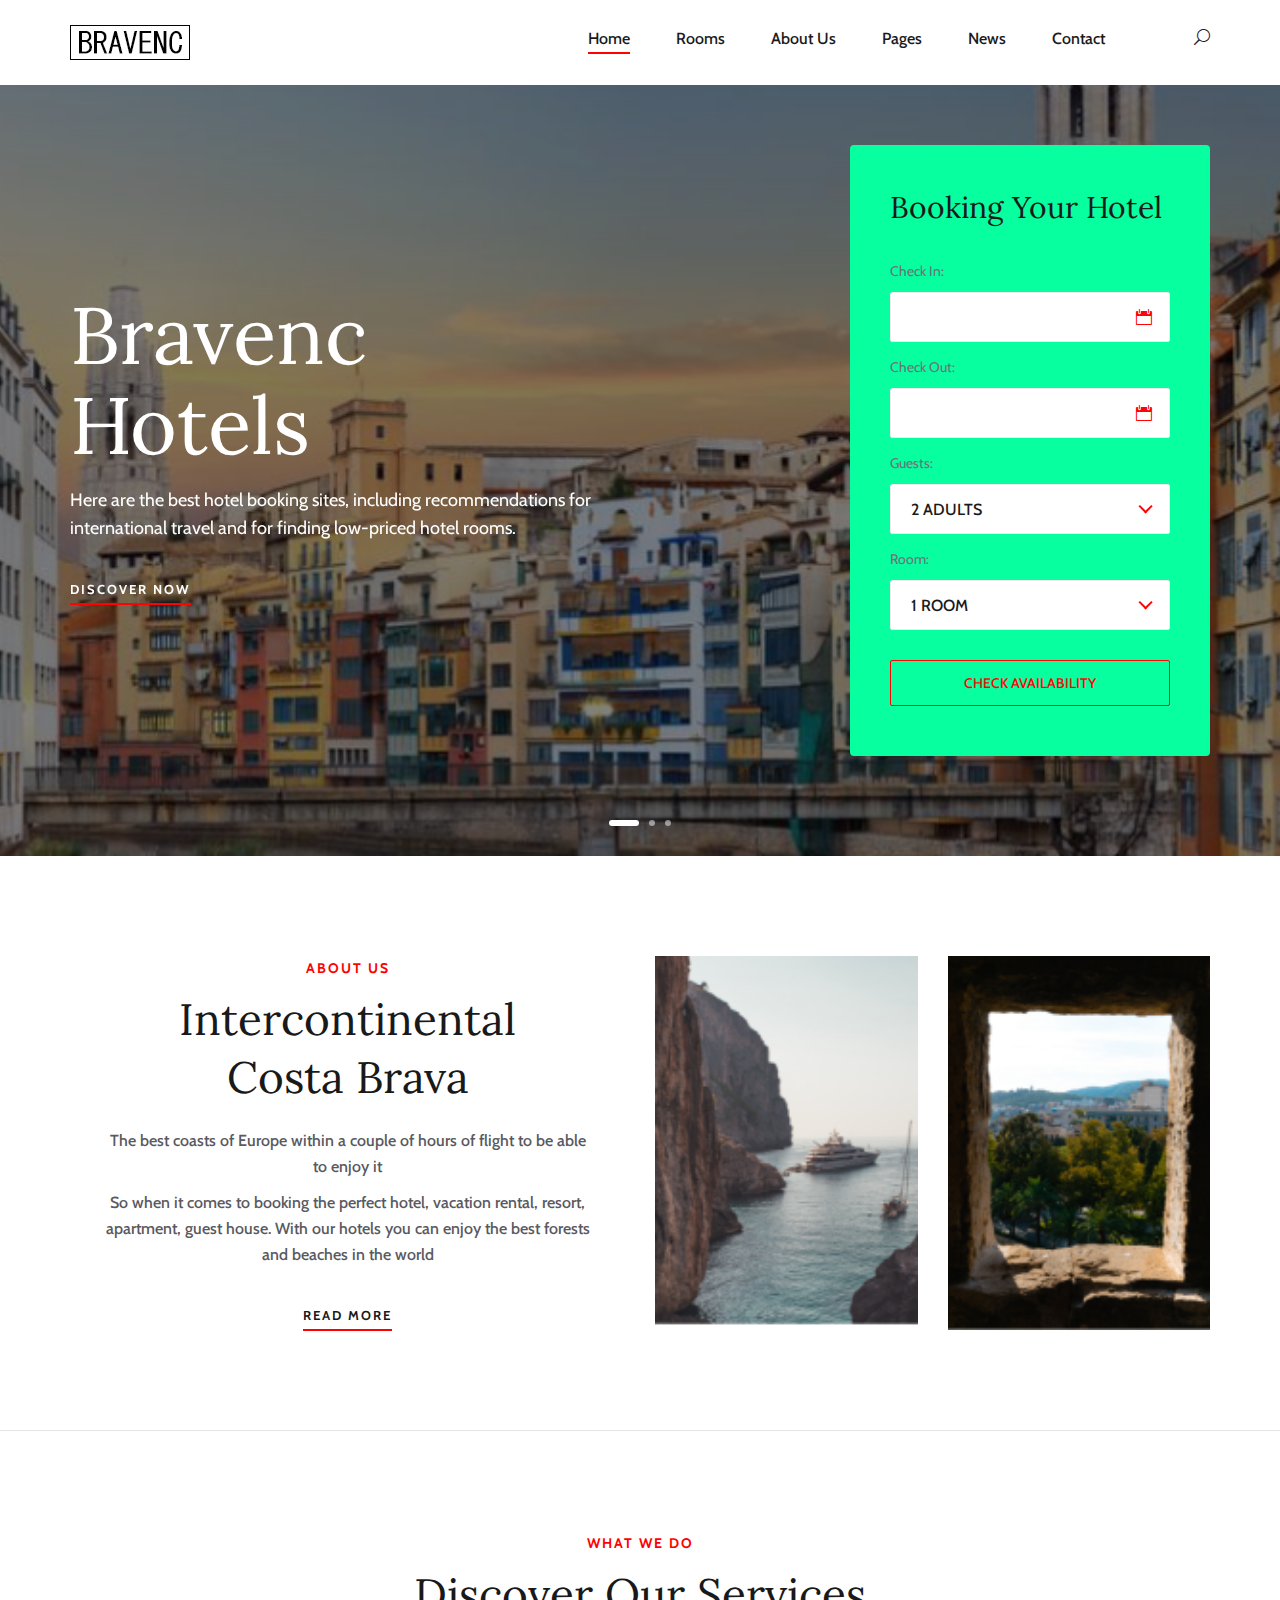
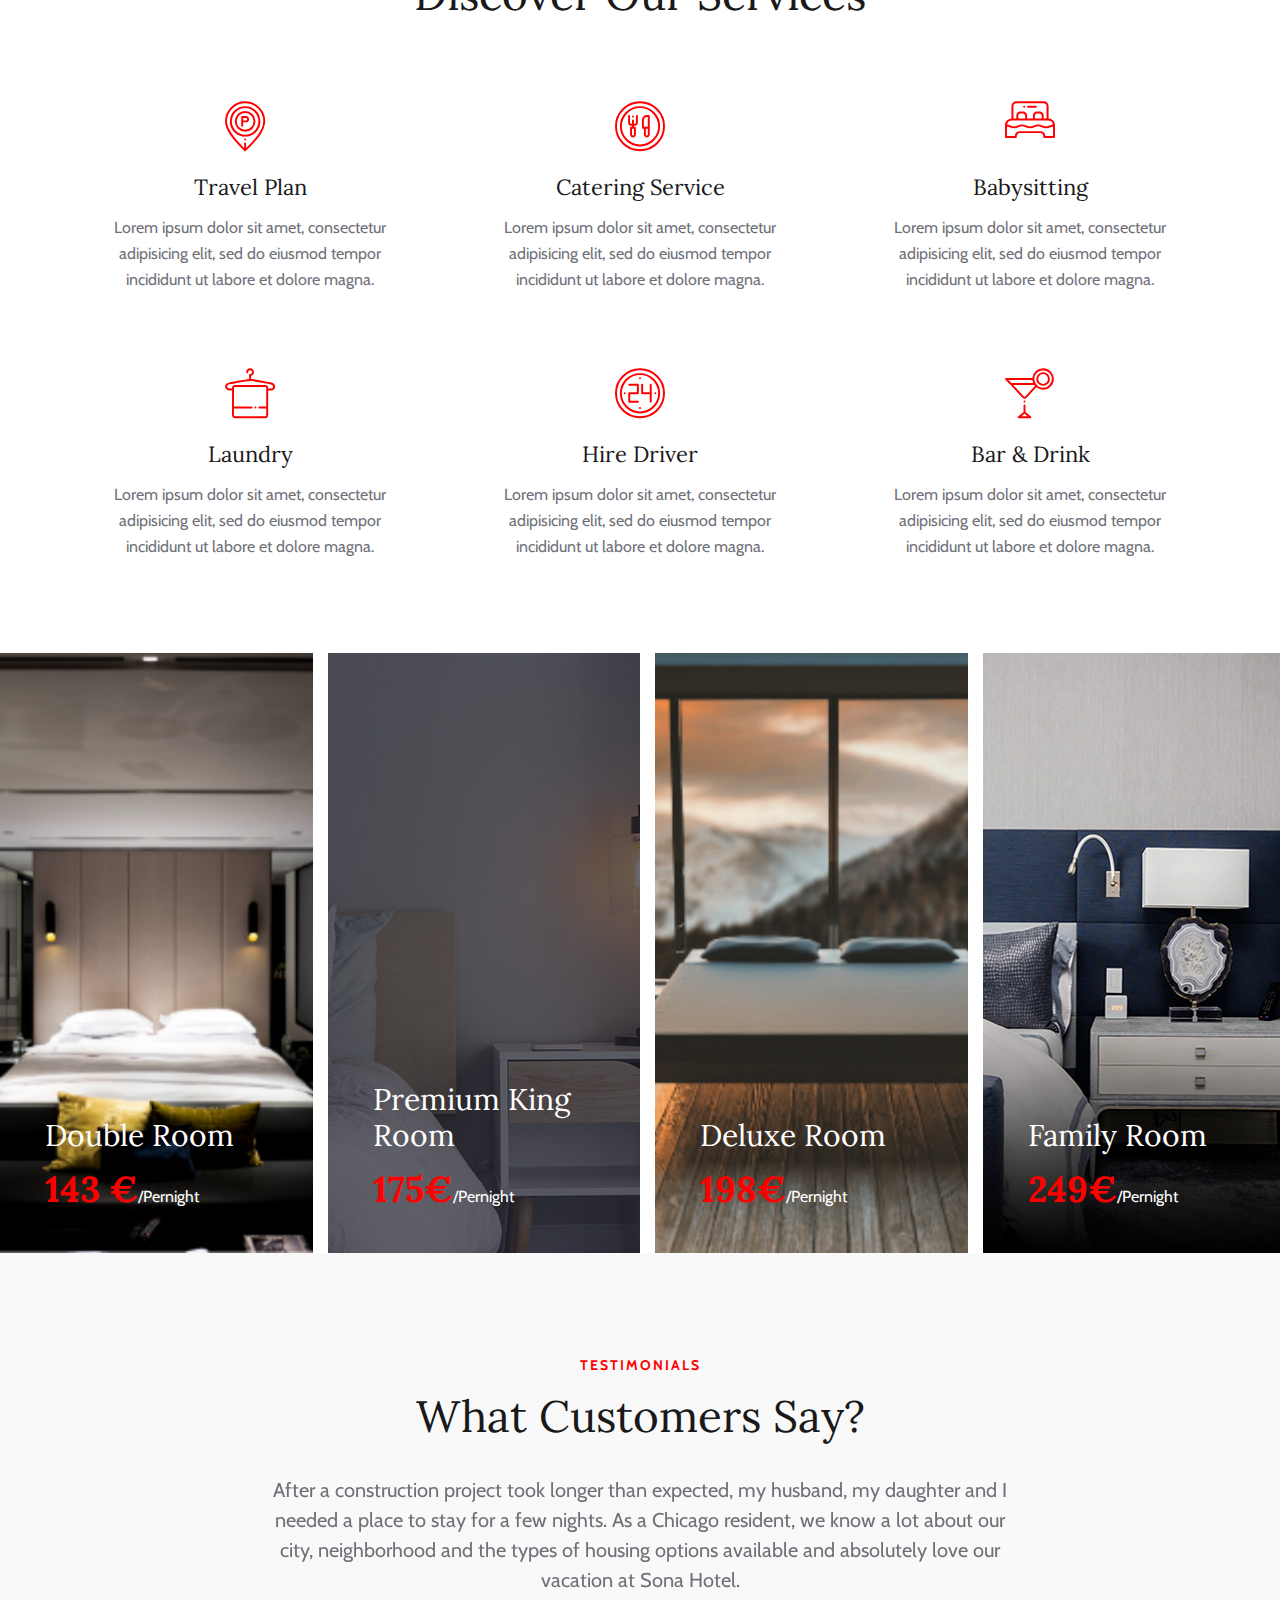
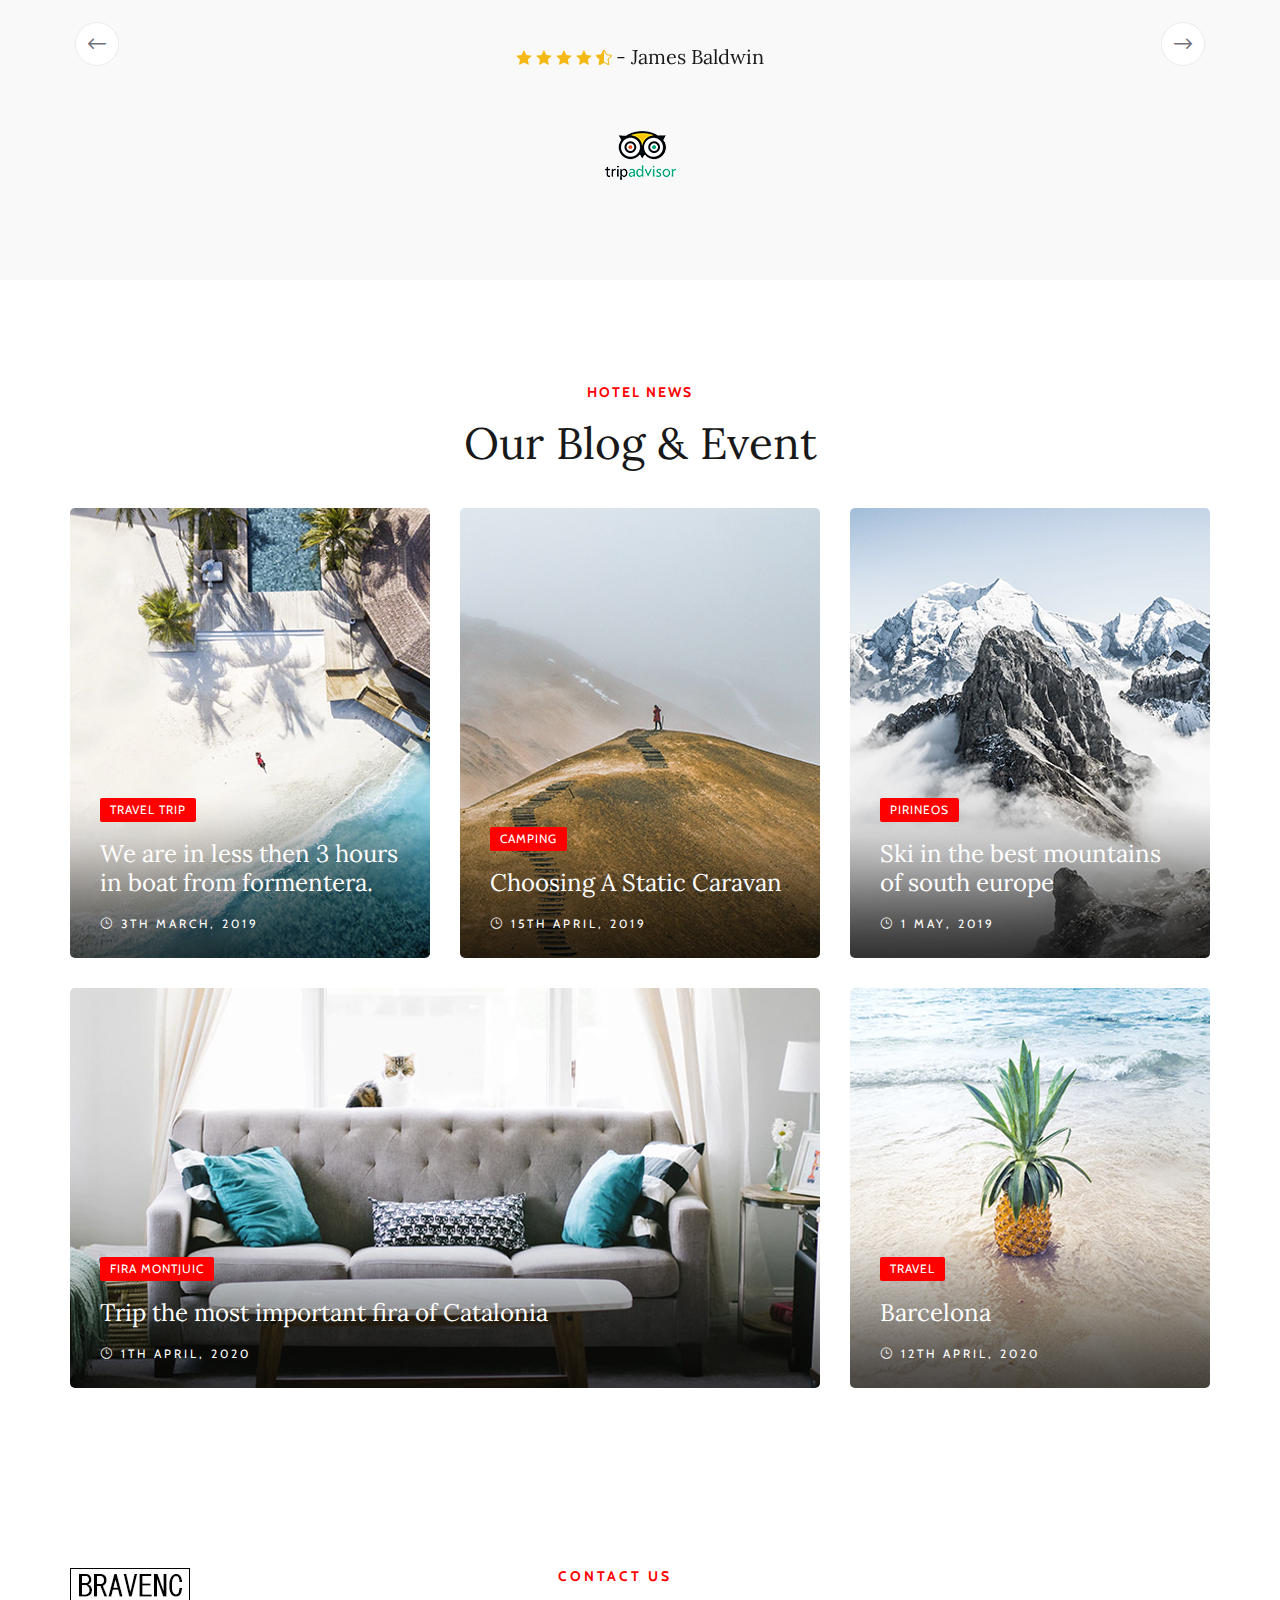
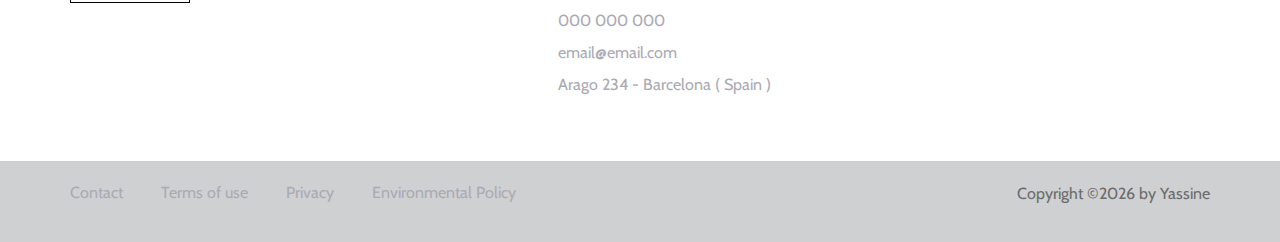
<file: index.html>
<!DOCTYPE html>
<html lang="zxx">

<head>
    <meta charset="UTF-8">
    <meta name="description" content="Sona Template">
    <meta name="keywords" content="Sona, unica, creative, html">
    <meta name="viewport" content="width=device-width, initial-scale=1.0">
    <meta http-equiv="X-UA-Compatible" content="ie=edge">
    <title>Bravenc</title>

    <!-- Google Font -->
    <link href="https://fonts.googleapis.com/css?family=Lora:400,700&display=swap" rel="stylesheet">
    <link href="https://fonts.googleapis.com/css?family=Cabin:400,500,600,700&display=swap" rel="stylesheet">

    <!-- Css Styles -->
    <link rel="stylesheet" href="css/bootstrap.min.css" type="text/css">
    <link rel="stylesheet" href="css/font-awesome.min.css" type="text/css">
    <link rel="stylesheet" href="css/elegant-icons.css" type="text/css">
    <link rel="stylesheet" href="css/flaticon.css" type="text/css">
    <link rel="stylesheet" href="css/owl.carousel.min.css" type="text/css">
    <link rel="stylesheet" href="css/nice-select.css" type="text/css">
    <link rel="stylesheet" href="css/jquery-ui.min.css" type="text/css">
    <link rel="stylesheet" href="css/magnific-popup.css" type="text/css">
    <link rel="stylesheet" href="css/slicknav.min.css" type="text/css">
    <link rel="stylesheet" href="css/style.css" type="text/css">
</head>

<body>
    <!-- Page Preloder -->
    <div id="preloder">
        <div class="loader"></div>
    </div>

    <!-- Offcanvas Menu Section Begin -->
    <div class="offcanvas-menu-overlay"></div>
    <div class="canvas-open">
        <i class="icon_menu"></i>
    </div>
    <div class="offcanvas-menu-wrapper">
        <div class="canvas-close">
            <i class="icon_close"></i>
        </div>
        <div class="search-icon  search-switch">
            <i class="icon_search"></i>
        </div>
       
        <nav class="mainmenu mobile-menu">
            <ul>
                <li class="active"><a href="./index.html">Home</a></li>
                <li><a href="./rooms.html">Rooms</a></li>
                <li><a href="./about-us.html">About Us</a></li>
                <li><a href="./pages.html">Pages</a>
                    <ul class="dropdown">
                        <li><a href="./room-details.html">Room Details</a></li>
                        <li><a href="#">Deluxe Room</a></li>
                        <li><a href="#">Family Room</a></li>
                        <li><a href="#">Premium Room</a></li>
                    </ul>
                </li>
                <li><a href="./blog.html">News</a></li>
                <li><a href="./contact.html">Contact</a></li>
            </ul>
        </nav>
         
    </div>
    <!-- Offcanvas Menu Section End -->

    <!-- Header Section Begin -->
    <header class="header-section">
         
        <div class="menu-item">
            <div class="container">
                <div class="row">
                    <div class="col-lg-2">
                        <div class="logo">
                            <a href="./index.html">
                                <img src="img/logo.png" alt="">
                            </a>
                        </div>
                    </div>
                    <div class="col-lg-10">
                        <div class="nav-menu">
                            <nav class="mainmenu">
                                <ul>
                                    <li class="active"><a href="./index.html">Home</a></li>
                                    <li><a href="./rooms.html">Rooms</a></li>
                                    <li><a href="./about-us.html">About Us</a></li>
                                    <li><a href="./pages.html">Pages</a>
                                        <ul class="dropdown">
                                            <li><a href="./room-details.html">Room Details</a></li>
                                            <li><a href="./blog-details.html">Blog Details</a></li>
                                            <li><a href="#">Family Room</a></li>
                                            <li><a href="#">Premium Room</a></li>
                                        </ul>
                                    </li>
                                    <li><a href="./blog.html">News</a></li>
                                    <li><a href="./contact.html">Contact</a></li>
                                </ul>
                            </nav>
                            <div class="nav-right search-switch">
                                <i class="icon_search"></i>
                            </div>
                        </div>
                    </div>
                </div>
            </div>
        </div>
    </header>
    <!-- Header End -->

    <!-- Hero Section Begin -->
    <section class="hero-section">
        <div class="container">
            <div class="row">
                <div class="col-lg-6">
                    <div class="hero-text">
                        <h1>Bravenc Hotels</h1>
                        <p>Here are the best hotel booking sites, including recommendations for international
                            travel and for finding low-priced hotel rooms.</p>
                        <a href="#" class="primary-btn">Discover Now</a>
                    </div>
                </div>
                <div class="col-xl-4 col-lg-5 offset-xl-2 offset-lg-1">
                    <div class="booking-form">
                        <h3>Booking Your Hotel</h3>
                        <form action="#">
                            <div class="check-date">
                                <label for="date-in">Check In:</label>
                                <input type="text" class="date-input" id="date-in">
                                <i class="icon_calendar"></i>
                            </div>
                            <div class="check-date">
                                <label for="date-out">Check Out:</label>
                                <input type="text" class="date-input" id="date-out">
                                <i class="icon_calendar"></i>
                            </div>
                            <div class="select-option">
                                <label for="guest">Guests:</label>
                                <select id="guest">
                                    <option value="">2 Adults</option>
                                    <option value="">3 Adults</option>
                                </select>
                            </div>
                            <div class="select-option">
                                <label for="room">Room:</label>
                                <select id="room">
                                    <option value="">1 Room</option>
                                    <option value="">2 Room</option>
                                </select>
                            </div>
                            <button type="submit">Check Availability</button>
                        </form>
                    </div>
                </div>
            </div>
        </div>
        <div class="hero-slider owl-carousel">
            <div class="hs-item set-bg" data-setbg="img/hero/hero-1.png"></div>
            <div class="hs-item set-bg" data-setbg="img/hero/hero-2.png"></div>
            <div class="hs-item set-bg" data-setbg="img/hero/hero-3.png"></div>
        </div>
    </section>
    <!-- Hero Section End -->

    <!-- About Us Section Begin -->
    <section class="aboutus-section spad">
        <div class="container">
            <div class="row">
                <div class="col-lg-6">
                    <div class="about-text">
                        <div class="section-title">
                            <span>About Us</span>
                            <h2>Intercontinental <br />Costa Brava</h2>
                        </div>
                        <p class="f-para">The best coasts of Europe within a couple of hours of flight to be able to enjoy it</p>
                        <p class="s-para">So when it comes to booking the perfect hotel, vacation rental, resort,
                            apartment, guest house. With our hotels you can enjoy the best forests and beaches in the world</p>
                        <a href="#" class="primary-btn about-btn">Read More</a>
                    </div>
                </div>
                <div class="col-lg-6">
                    <div class="about-pic">
                        <div class="row">
                            <div class="col-sm-6">
                                <img src="img/about/about-1.png" alt="">
                            </div>
                            <div class="col-sm-6">
                                <img src="img/about/about-2.png" alt="">
                            </div>
                        </div>
                    </div>
                </div>
            </div>
        </div>
    </section>
    <!-- About Us Section End -->

    <!-- Services Section End -->
    <section class="services-section spad">
        <div class="container">
            <div class="row">
                <div class="col-lg-12">
                    <div class="section-title">
                        <span>What We Do</span>
                        <h2>Discover Our Services</h2>
                    </div>
                </div>
            </div>
            <div class="row">
                <div class="col-lg-4 col-sm-6">
                    <div class="service-item">
                        <i class="flaticon-036-parking"></i>
                        <h4>Travel Plan</h4>
                        <p>Lorem ipsum dolor sit amet, consectetur adipisicing elit, sed do eiusmod tempor incididunt ut
                            labore et dolore magna.</p>
                    </div>
                </div>
                <div class="col-lg-4 col-sm-6">
                    <div class="service-item">
                        <i class="flaticon-033-dinner"></i>
                        <h4>Catering Service</h4>
                        <p>Lorem ipsum dolor sit amet, consectetur adipisicing elit, sed do eiusmod tempor incididunt ut
                            labore et dolore magna.</p>
                    </div>
                </div>
                <div class="col-lg-4 col-sm-6">
                    <div class="service-item">
                        <i class="flaticon-026-bed"></i>
                        <h4>Babysitting</h4>
                        <p>Lorem ipsum dolor sit amet, consectetur adipisicing elit, sed do eiusmod tempor incididunt ut
                            labore et dolore magna.</p>
                    </div>
                </div>
                <div class="col-lg-4 col-sm-6">
                    <div class="service-item">
                        <i class="flaticon-024-towel"></i>
                        <h4>Laundry</h4>
                        <p>Lorem ipsum dolor sit amet, consectetur adipisicing elit, sed do eiusmod tempor incididunt ut
                            labore et dolore magna.</p>
                    </div>
                </div>
                <div class="col-lg-4 col-sm-6">
                    <div class="service-item">
                        <i class="flaticon-044-clock-1"></i>
                        <h4>Hire Driver</h4>
                        <p>Lorem ipsum dolor sit amet, consectetur adipisicing elit, sed do eiusmod tempor incididunt ut
                            labore et dolore magna.</p>
                    </div>
                </div>
                <div class="col-lg-4 col-sm-6">
                    <div class="service-item">
                        <i class="flaticon-012-cocktail"></i>
                        <h4>Bar & Drink</h4>
                        <p>Lorem ipsum dolor sit amet, consectetur adipisicing elit, sed do eiusmod tempor incididunt ut
                            labore et dolore magna.</p>
                    </div>
                </div>
            </div>
        </div>
    </section>
    <!-- Services Section End -->

    <!-- Home Room Section Begin -->
    <section class="hp-room-section">
        <div class="container-fluid">
            <div class="hp-room-items">
                <div class="row">
                    <div class="col-lg-3 col-md-6">
                        <div class="hp-room-item set-bg" data-setbg="img/room/room-b1.png">
                            <div class="hr-text">
                                <h3>Double Room</h3>
                                <h2>143 €<span>/Pernight</span></h2>
                                <table>
                                    <tbody>
                                        <tr>
                                            <td class="r-o">Size:</td>
                                            <td>47 ft</td>
                                        </tr>
                                        <tr>
                                            <td class="r-o">Capacity:</td>
                                            <td>Max persion 5</td>
                                        </tr>
                                        <tr>
                                            <td class="r-o">Bed:</td>
                                            <td>King Beds</td>
                                        </tr>
                                        <tr>
                                            <td class="r-o">Services:</td>
                                            <td>Wifi, Television, Bathroom,...</td>
                                        </tr>
                                    </tbody>
                                </table>
                                <a href="#" class="primary-btn">More Details</a>
                            </div>
                        </div>
                    </div>
                    <div class="col-lg-3 col-md-6">
                        <div class="hp-room-item set-bg" data-setbg="img/room/room-b2.jpg">
                            <div class="hr-text">
                                <h3>Premium King Room</h3>
                                <h2>175€<span>/Pernight</span></h2>
                                <table>
                                    <tbody>
                                        <tr>
                                            <td class="r-o">Size:</td>
                                            <td>65 ft</td>
                                        </tr>
                                        <tr>
                                            <td class="r-o">Capacity:</td>
                                            <td>Max persion 4</td>
                                        </tr>
                                        <tr>
                                            <td class="r-o">Bed:</td>
                                            <td>King Beds</td>
                                        </tr>
                                        <tr>
                                            <td class="r-o">Services:</td>
                                            <td>Wifi, Television, Bathroom,...</td>
                                        </tr>
                                    </tbody>
                                </table>
                                <a href="#" class="primary-btn">More Details</a>
                            </div>
                        </div>
                    </div>
                    <div class="col-lg-3 col-md-6">
                        <div class="hp-room-item set-bg" data-setbg="img/room/room-b3.png">
                            <div class="hr-text">
                                <h3>Deluxe Room</h3>
                                <h2>198€<span>/Pernight</span></h2>
                                <table>
                                    <tbody>
                                        <tr>
                                            <td class="r-o">Size:</td>
                                            <td>30 ft</td>
                                        </tr>
                                        <tr>
                                            <td class="r-o">Capacity:</td>
                                            <td>Max persion 5</td>
                                        </tr>
                                        <tr>
                                            <td class="r-o">Bed:</td>
                                            <td>King Beds</td>
                                        </tr>
                                        <tr>
                                            <td class="r-o">Services:</td>
                                            <td>Wifi, Television, Bathroom,...</td>
                                        </tr>
                                    </tbody>
                                </table>
                                <a href="#" class="primary-btn">More Details</a>
                            </div>
                        </div>
                    </div>
                    <div class="col-lg-3 col-md-6">
                        <div class="hp-room-item set-bg" data-setbg="img/room/room-b4.jpg">
                            <div class="hr-text">
                                <h3>Family Room</h3>
                                <h2>249€<span>/Pernight</span></h2>
                                <table>
                                    <tbody>
                                        <tr>
                                            <td class="r-o">Size:</td>
                                            <td>77ft</td>
                                        </tr>
                                        <tr>
                                            <td class="r-o">Capacity:</td>
                                            <td>Max persion 5</td>
                                        </tr>
                                        <tr>
                                            <td class="r-o">Bed:</td>
                                            <td>King Beds</td>
                                        </tr>
                                        <tr>
                                            <td class="r-o">Services:</td>
                                            <td>Wifi, Television, Bathroom,...</td>
                                        </tr>
                                    </tbody>
                                </table>
                                <a href="#" class="primary-btn">More Details</a>
                            </div>
                        </div>
                    </div>
                </div>
            </div>
        </div>
    </section>
    <!-- Home Room Section End -->

    <!-- Testimonial Section Begin -->
    <section class="testimonial-section spad">
        <div class="container">
            <div class="row">
                <div class="col-lg-12">
                    <div class="section-title">
                        <span>Testimonials</span>
                        <h2>What Customers Say?</h2>
                    </div>
                </div>
            </div>
            <div class="row">
                <div class="col-lg-8 offset-lg-2">
                    <div class="testimonial-slider owl-carousel">
                        <div class="ts-item">
                            <p>After a construction project took longer than expected, my husband, my daughter and I
                                needed a place to stay for a few nights. As a Chicago resident, we know a lot about our
                                city, neighborhood and the types of housing options available and absolutely love our
                                vacation at Sona Hotel.</p>
                            <div class="ti-author">
                                <div class="rating">
                                    <i class="icon_star"></i>
                                    <i class="icon_star"></i>
                                    <i class="icon_star"></i>
                                    <i class="icon_star"></i>
                                    <i class="icon_star-half_alt"></i>
                                </div>
                                <h5> - James Baldwin</h5>
                            </div>
                            <img src="img/testimonial-logo.png" alt="">
                        </div>
                        <div class="ts-item">
                            <p>After a construction project took longer than expected, my husband, my daughter and I
                                needed a place to stay for a few nights. As a Chicago resident, we know a lot about our
                                city, neighborhood and the types of housing options available and absolutely love our
                                vacation at Sona Hotel.</p>
                            <div class="ti-author">
                                <div class="rating">
                                    <i class="icon_star"></i>
                                    <i class="icon_star"></i>
                                    <i class="icon_star"></i>
                                    <i class="icon_star"></i>
                                    <i class="icon_star-half_alt"></i>
                                </div>
                                <h5> - Christian Cardona</h5>
                            </div>
                            <img src="img/testimonial-logo.png" alt="">
                        </div>
                    </div>
                </div>
            </div>
        </div>
    </section>
    <!-- Testimonial Section End -->

    <!-- Blog Section Begin -->
    <section class="blog-section spad">
        <div class="container">
            <div class="row">
                <div class="col-lg-12">
                    <div class="section-title">
                        <span>Hotel News</span>
                        <h2>Our Blog & Event</h2>
                    </div>
                </div>
            </div>
            <div class="row">
                <div class="col-lg-4">
                    <div class="blog-item set-bg" data-setbg="img/blog/blog-1.jpg">
                        <div class="bi-text">
                            <span class="b-tag">Travel Trip</span>
                            <h4><a href="#">We are in less then 3 hours in boat from formentera.</a></h4>
                            <div class="b-time"><i class="icon_clock_alt"></i> 3th March, 2019</div>
                        </div>
                    </div>
                </div>
                <div class="col-lg-4">
                    <div class="blog-item set-bg" data-setbg="img/blog/blog-2.jpg">
                        <div class="bi-text">
                            <span class="b-tag">Camping</span>
                            <h4><a href="#">Choosing A Static Caravan</a></h4>
                            <div class="b-time"><i class="icon_clock_alt"></i> 15th April, 2019</div>
                        </div>
                    </div>
                </div>
                <div class="col-lg-4">
                    <div class="blog-item set-bg" data-setbg="img/blog/blog-3.jpg">
                        <div class="bi-text">
                            <span class="b-tag">Pirineos</span>
                            <h4><a href="#">Ski in the best mountains of south europe</a></h4>
                            <div class="b-time"><i class="icon_clock_alt"></i> 1 May, 2019</div>
                        </div>
                    </div>
                </div>
                <div class="col-lg-8">
                    <div class="blog-item small-size set-bg" data-setbg="img/blog/blog-wide.jpg">
                        <div class="bi-text">
                            <span class="b-tag">Fira Montjuic</span>
                            <h4><a href="#">Trip the most important fira of Catalonia</a></h4>
                            <div class="b-time"><i class="icon_clock_alt"></i> 1th April, 2020</div>
                        </div>
                    </div>
                </div>
                <div class="col-lg-4">
                    <div class="blog-item small-size set-bg" data-setbg="img/blog/blog-10.jpg">
                        <div class="bi-text">
                            <span class="b-tag">Travel</span>
                            <h4><a href="#">Barcelona</a></h4>
                            <div class="b-time"><i class="icon_clock_alt"></i> 12th April, 2020</div>
                        </div>
                    </div>
                </div>
            </div>
        </div>
    </section>
    <!-- Blog Section End -->

    <!-- Footer Section Begin -->
    <footer class="footer-section">
        <div class="container">
            <div class="footer-text">
                <div class="row">
                    <div class="col-lg-4">
                        <div class="ft-about">
                            <div class="logo">
                                <a href="#">
                                    <img src="img/footer-logo.png" alt="">
                                </a>
                            </div>
                           
                        </div>
                    </div>
                    <div class="col-lg-3 offset-lg-1">
                        <div class="ft-contact">
                            <h6>Contact Us</h6>
                            <ul>
                                <li>000 000 000</li>
                                <li>email@email.com</li>
                                <li>Arago 234 - Barcelona ( Spain )</li>
                            </ul>
                        </div>
                    </div>
                     
                </div>
            </div>
        </div>
        <div class="copyright-option">
            <div class="container">
                <div class="row">
                    <div class="col-lg-7">
                        <ul>
                            <li><a href="#">Contact</a></li>
                            <li><a href="#">Terms of use</a></li>
                            <li><a href="#">Privacy</a></li>
                            <li><a href="#">Environmental Policy</a></li>
                        </ul>
                    </div>
                    <div class="col-lg-5">
                        <div class="co-text"><p><!-- Link back to Colorlib can't be removed. Template is licensed under CC BY 3.0. -->
  Copyright &copy;<script>document.write(new Date().getFullYear());</script> <i   aria-hidden="true"></i> by Yassine</a>
  <!-- Link back to Colorlib can't be removed. Template is licensed under CC BY 3.0. --></p></div>
                    </div>
                </div>
            </div>
        </div>
    </footer>
    <!-- Footer Section End -->

    <!-- Search model Begin -->
     
    <!-- Search model end -->

    <!-- Js Plugins -->
    <script src="js/jquery-3.3.1.min.js"></script>
    <script src="js/bootstrap.min.js"></script>
    <script src="js/jquery.magnific-popup.min.js"></script>
    <script src="js/jquery.nice-select.min.js"></script>
    <script src="js/jquery-ui.min.js"></script>
    <script src="js/jquery.slicknav.js"></script>
    <script src="js/owl.carousel.min.js"></script>
    <script src="js/main.js"></script>
</body>

</html>
</file>
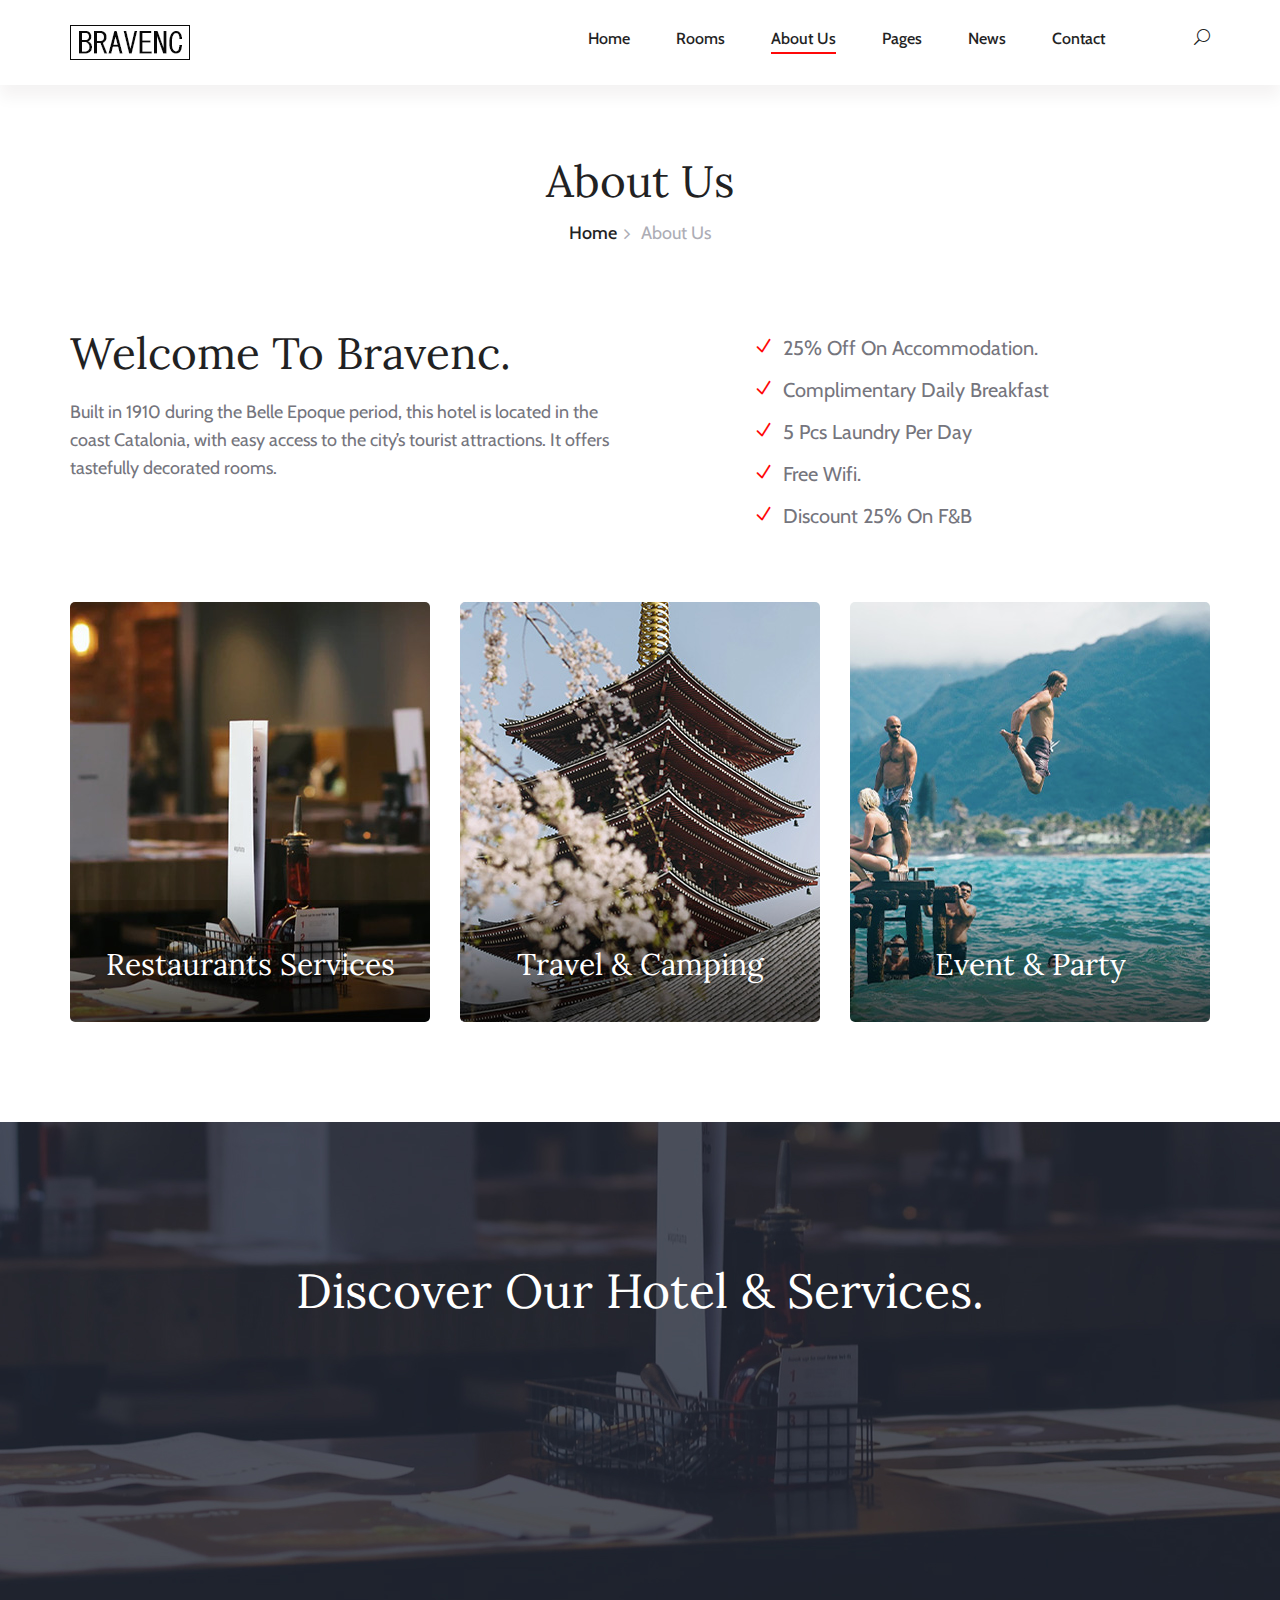
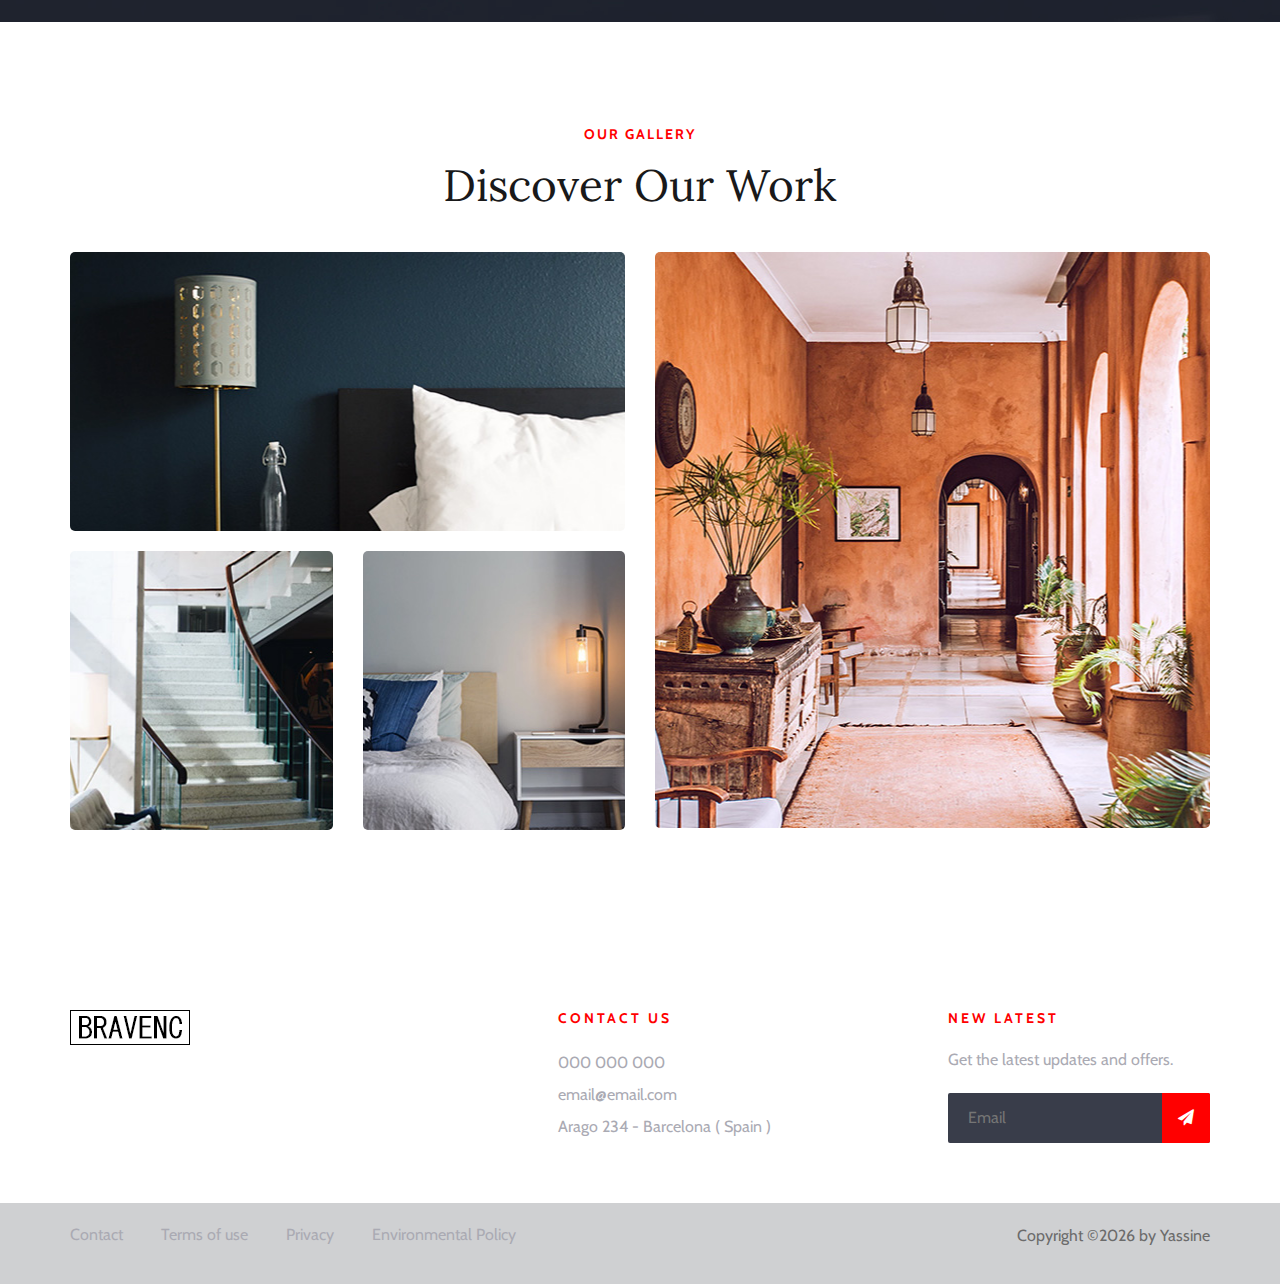
<file: about-us.html>
<!DOCTYPE html>
<html lang="zxx">

<head>
    <meta charset="UTF-8">
   
    <meta name="viewport" content="width=device-width, initial-scale=1.0">
    <meta http-equiv="X-UA-Compatible" content="ie=edge">
    <title>Bravenc</title>

    <!-- Google Font -->
    <link href="https://fonts.googleapis.com/css?family=Lora:400,700&display=swap" rel="stylesheet">
    <link href="https://fonts.googleapis.com/css?family=Cabin:400,500,600,700&display=swap" rel="stylesheet">

    <!-- Css Styles -->
    <link rel="stylesheet" href="css/bootstrap.min.css" type="text/css">
    <link rel="stylesheet" href="css/font-awesome.min.css" type="text/css">
    <link rel="stylesheet" href="css/elegant-icons.css" type="text/css">
    <link rel="stylesheet" href="css/flaticon.css" type="text/css">
    <link rel="stylesheet" href="css/owl.carousel.min.css" type="text/css">
    <link rel="stylesheet" href="css/nice-select.css" type="text/css">
    <link rel="stylesheet" href="css/jquery-ui.min.css" type="text/css">
    <link rel="stylesheet" href="css/magnific-popup.css" type="text/css">
    <link rel="stylesheet" href="css/slicknav.min.css" type="text/css">
    <link rel="stylesheet" href="css/style.css" type="text/css">
</head>

<body>
    <!-- Page Preloder -->
    <div id="preloder">
        <div class="loader"></div>
    </div>

    <!-- Offcanvas Menu Section Begin -->
    <div class="offcanvas-menu-overlay"></div>
    <div class="canvas-open">
        <i class="icon_menu"></i>
    </div>
    <div class="offcanvas-menu-wrapper">
        <div class="canvas-close">
            <i class="icon_close"></i>
        </div>
        <div class="search-icon search-switch">
            <i class="icon_search"></i>
        </div>
        <div class="header-configure-area">
            <div class="language-option">
                <img src="img/flag.jpg" alt="">
                <span>EN <i class="fa fa-angle-down"></i></span>
                <div class="flag-dropdown">
                    <ul>
                        <li><a href="#">Zi</a></li>
                        <li><a href="#">Fr</a></li>
                    </ul>
                </div>
            </div>
            <a href="#" class="bk-btn">Booking Now</a>
        </div>
        <nav class="mainmenu mobile-menu">
            <ul>
                <li class="active"><a href="./index.html">Home</a></li>
                <li><a href="./rooms.html">Rooms</a></li>
                <li><a href="./about-us.html">About Us</a></li>
                <li><a href="./pages.html">Pages</a>
                    <ul class="dropdown">
                        <li><a href="./room-details.html">Room Details</a></li>
                        <li><a href="./blog-details.html">Blog Details</a></li>
                        <li><a href="#">Family Room</a></li>
                        <li><a href="#">Premium Room</a></li>
                    </ul>
                </li>
                <li><a href="./blog.html">News</a></li>
                <li><a href="./contact.html">Contact</a></li>
            </ul>
        </nav>
        <div id="mobile-menu-wrap"></div>
        <div class="top-social">
            <a href="#"><i class="fa fa-facebook"></i></a>
            <a href="#"><i class="fa fa-twitter"></i></a>
            <a href="#"><i class="fa fa-tripadvisor"></i></a>
            <a href="#"><i class="fa fa-instagram"></i></a>
        </div>
        <ul class="top-widget">
            <li><i class="fa fa-phone"></i> (12) 345 67890</li>
            <li><i class="fa fa-envelope"></i> info.colorlib@gmail.com</li>
        </ul>
    </div>
    <!-- Offcanvas Menu Section End -->

    <!-- Header Section Begin -->
    <header class="header-section header-normal">
       
        <div class="menu-item">
            <div class="container">
                <div class="row">
                    <div class="col-lg-2">
                        <div class="logo">
                            <a href="./index.html">
                                <img src="img/logo.png" alt="">
                            </a>
                        </div>
                    </div>
                    <div class="col-lg-10">
                        <div class="nav-menu">
                            <nav class="mainmenu">
                                <ul>
                                    <li><a href="./index.html">Home</a></li>
                                    <li><a href="./rooms.html">Rooms</a></li>
                                    <li class="active"><a href="./about-us.html">About Us</a></li>
                                    <li><a href="./pages.html">Pages</a>
                                        <ul class="dropdown">
                                            <li><a href="./room-details.html">Room Details</a></li>
                                            <li><a href="./blog-details.html">Blog Details</a></li>
                                            <li><a href="#">Family Room</a></li>
                                            <li><a href="#">Premium Room</a></li>
                                        </ul>
                                    </li>
                                    <li><a href="./blog.html">News</a></li>
                                    <li><a href="./contact.html">Contact</a></li>
                                </ul>
                            </nav>
                            <div class="nav-right search-switch">
                                <i class="icon_search"></i>
                            </div>
                        </div>
                    </div>
                </div>
            </div>
        </div>
    </header>
    <!-- Header End -->

    <!-- Breadcrumb Section Begin -->
    <div class="breadcrumb-section">
        <div class="container">
            <div class="row">
                <div class="col-lg-12">
                    <div class="breadcrumb-text">
                        <h2>About Us</h2>
                        <div class="bt-option">
                            <a href="./index.html">Home</a>
                            <span>About Us</span>
                        </div>
                    </div>
                </div>
            </div>
        </div>
    </div>
    <!-- Breadcrumb Section End -->

    <!-- About Us Page Section Begin -->
    <section class="aboutus-page-section spad">
        <div class="container">
            <div class="about-page-text">
                <div class="row">
                    <div class="col-lg-6">
                        <div class="ap-title">
                            <h2>Welcome To Bravenc.</h2>
                            <p>Built in 1910 during the Belle Epoque period, this hotel is located in the coast
                                Catalonia, with easy access to the city’s tourist attractions. It offers tastefully
                                decorated rooms.</p>
                        </div>
                    </div>
                    <div class="col-lg-5 offset-lg-1">
                        <ul class="ap-services">
                            <li><i class="icon_check"></i> 25% Off On Accommodation.</li>
                            <li><i class="icon_check"></i> Complimentary Daily Breakfast</li>
                            <li><i class="icon_check"></i> 5 Pcs Laundry Per Day</li>
                            <li><i class="icon_check"></i> Free Wifi.</li>
                            <li><i class="icon_check"></i> Discount 25% On F&B</li>
                        </ul>
                    </div>
                </div>
            </div>
            <div class="about-page-services">
                <div class="row">
                    <div class="col-md-4">
                        <div class="ap-service-item set-bg" data-setbg="img/about/about-p1.jpg">
                            <div class="api-text">
                                <h3>Restaurants Services</h3>
                            </div>
                        </div>
                    </div>
                    <div class="col-md-4">
                        <div class="ap-service-item set-bg" data-setbg="img/about/about-p2.jpg">
                            <div class="api-text">
                                <h3>Travel & Camping</h3>
                            </div>
                        </div>
                    </div>
                    <div class="col-md-4">
                        <div class="ap-service-item set-bg" data-setbg="img/about/about-p3.jpg">
                            <div class="api-text">
                                <h3>Event & Party</h3>
                            </div>
                        </div>
                    </div>
                </div>
            </div>
        </div>
    </section>
    <!-- About Us Page Section End -->

    <!-- Video Section Begin -->
    <section class="video-section set-bg" data-setbg="img/video-bg.jpg">
        <div class="container">
            <div class="row">
                <div class="col-lg-12">
                    <div class="video-text">
                        <h2>Discover Our Hotel & Services.</h2>
                        
                    </div>
                </div>
            </div>
        </div>
    </section>
    <!-- Video Section End -->

    <!-- Gallery Section Begin -->
    <section class="gallery-section spad">
        <div class="container">
            <div class="row">
                <div class="col-lg-12">
                    <div class="section-title">
                        <span>Our Gallery</span>
                        <h2>Discover Our Work</h2>
                    </div>
                </div>
            </div>
            <div class="row">
                <div class="col-lg-6">
                    <div class="gallery-item set-bg" data-setbg="img/gallery/gallery-1.jpg">
                        <div class="gi-text">
                            <h3>Room Luxury</h3>
                        </div>
                    </div>
                    <div class="row">
                        <div class="col-sm-6">
                            <div class="gallery-item set-bg" data-setbg="img/gallery/gallery-3.jpg">
                                <div class="gi-text">
                                    <h3>Room Luxury</h3>
                                </div>
                            </div>
                        </div>
                        <div class="col-sm-6">
                            <div class="gallery-item set-bg" data-setbg="img/gallery/gallery-4.jpg">
                                <div class="gi-text">
                                    <h3>Room Luxury</h3>
                                </div>
                            </div>
                        </div>
                    </div>
                </div>
                <div class="col-lg-6">
                    <div class="gallery-item large-item set-bg" data-setbg="img/gallery/gallery-2.jpg">
                        <div class="gi-text">
                            <h3>Room Luxury</h3>
                        </div>
                    </div>
                </div>
            </div>
        </div>
    </section>
    <!-- Gallery Section End -->

    <!-- Footer Section Begin -->
    <footer class="footer-section">
        <div class="container">
            <div class="footer-text">
                <div class="row">
                    <div class="col-lg-4">
                        <div class="ft-about">
                            <div class="logo">
                                <a href="#">
                                    <img src="img/footer-logo.png" alt="">
                                </a>
                            </div>
                            
                        </div>
                    </div>
                    <div class="col-lg-3 offset-lg-1">
                        <div class="ft-contact">
                            <h6>Contact Us</h6>
                            <ul>
                                <li>000 000 000</li>
                                <li>email@email.com</li>
                                <li>Arago 234 - Barcelona ( Spain )</li>
                            </ul>
                        </div>
                    </div>
                    <div class="col-lg-3 offset-lg-1">
                        <div class="ft-newslatter">
                            <h6>New latest</h6>
                            <p>Get the latest updates and offers.</p>
                            <form action="#" class="fn-form">
                                <input type="text" placeholder="Email">
                                <button type="submit"><i class="fa fa-send"></i></button>
                            </form>
                        </div>
                    </div>
                </div>
            </div>
        </div>
         
                    <div class="copyright-option">
                        <div class="container">
                            <div class="row">
                                <div class="col-lg-7">
                                    <ul>
                                        <li><a href="#">Contact</a></li>
                                        <li><a href="#">Terms of use</a></li>
                                        <li><a href="#">Privacy</a></li>
                                        <li><a href="#">Environmental Policy</a></li>
                                    </ul>
                                </div>
                                <div class="col-lg-5">
                                    <div class="co-text"><p><!-- Link back to Colorlib can't be removed. Template is licensed under CC BY 3.0. -->
              Copyright &copy;<script>document.write(new Date().getFullYear());</script> <i   aria-hidden="true"></i> by Yassine</a>
              <!-- Link back to Colorlib can't be removed. Template is licensed under CC BY 3.0. --></p></div>
                                </div>
                            </div>
                        </div>
                    </div>
                </footer>
    <!-- Footer Section End -->

    <!-- Search model Begin -->
     
    <!-- Search model end -->

    <!-- Js Plugins -->
    <script src="js/jquery-3.3.1.min.js"></script>
    <script src="js/bootstrap.min.js"></script>
    <script src="js/jquery.magnific-popup.min.js"></script>
    <script src="js/jquery.nice-select.min.js"></script>
    <script src="js/jquery-ui.min.js"></script>
    <script src="js/jquery.slicknav.js"></script>
    <script src="js/owl.carousel.min.js"></script>
    <script src="js/main.js"></script>
</body>

</html>
</file>
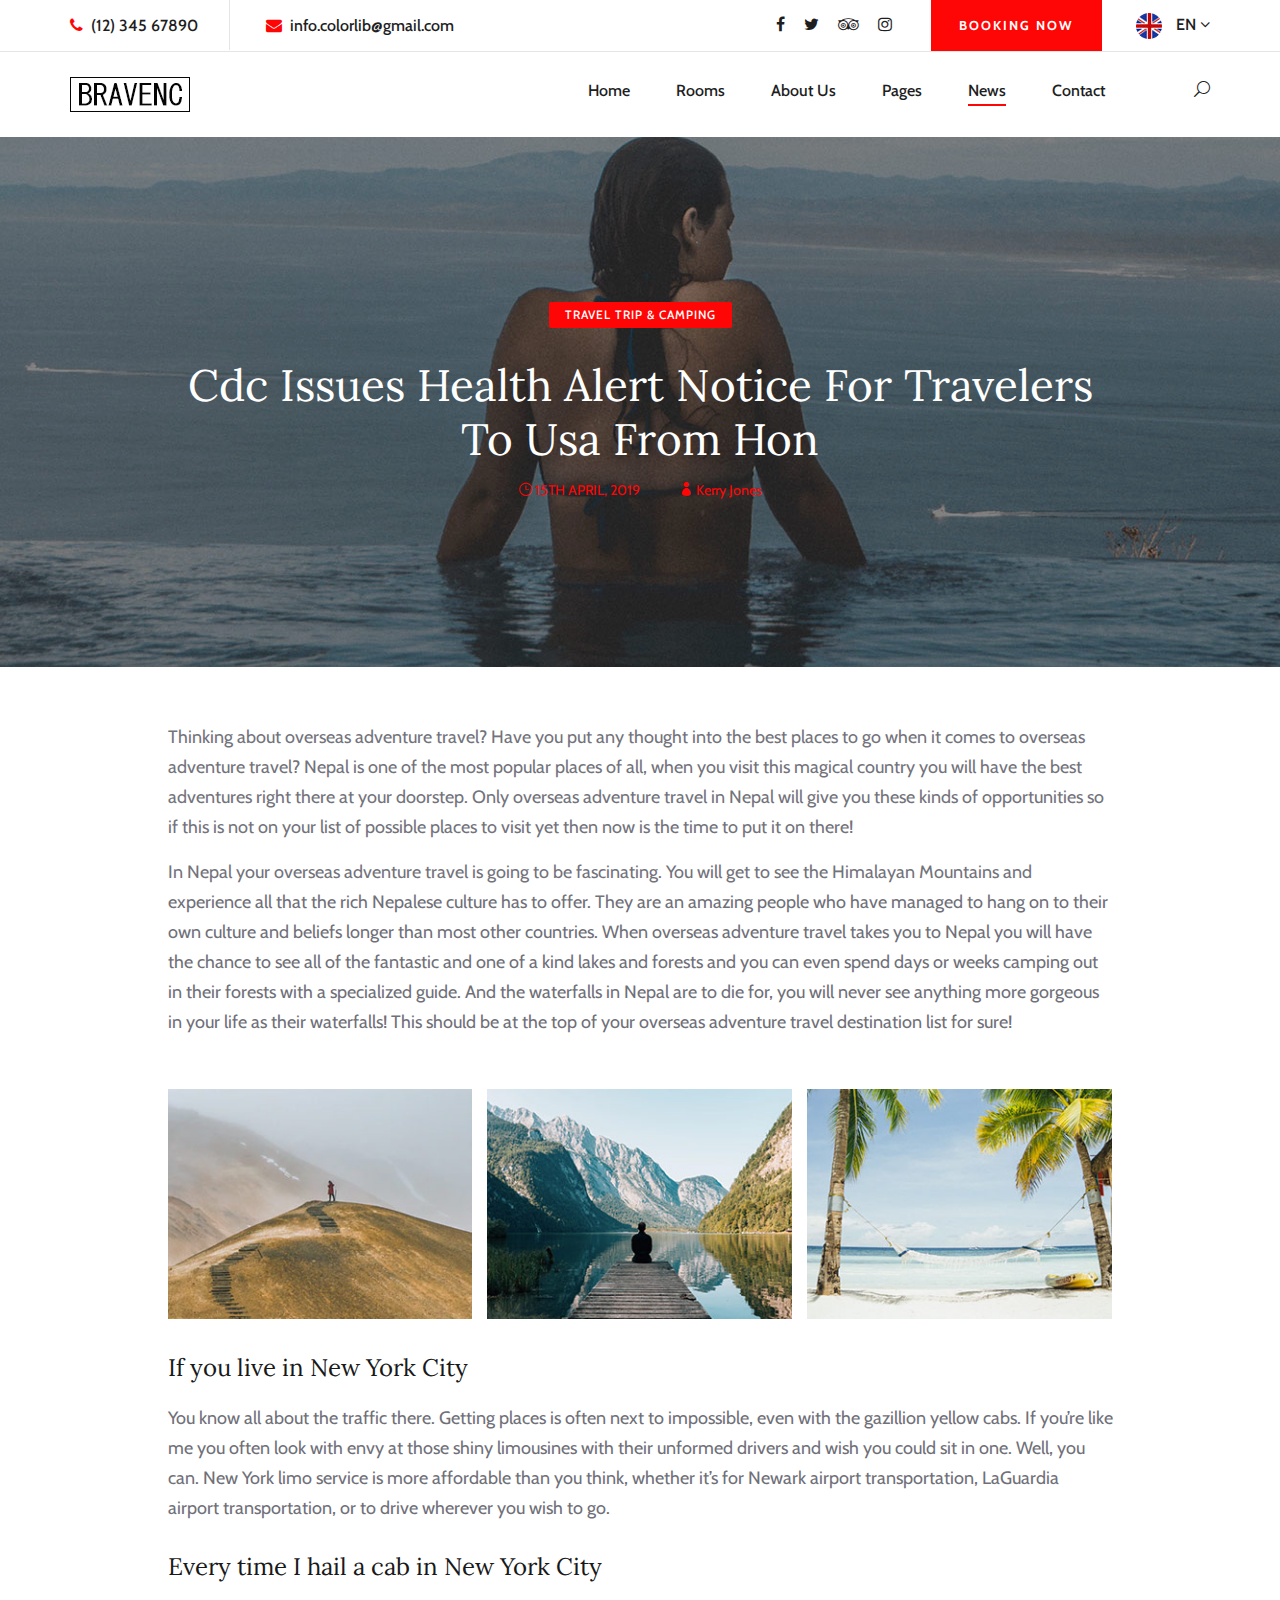
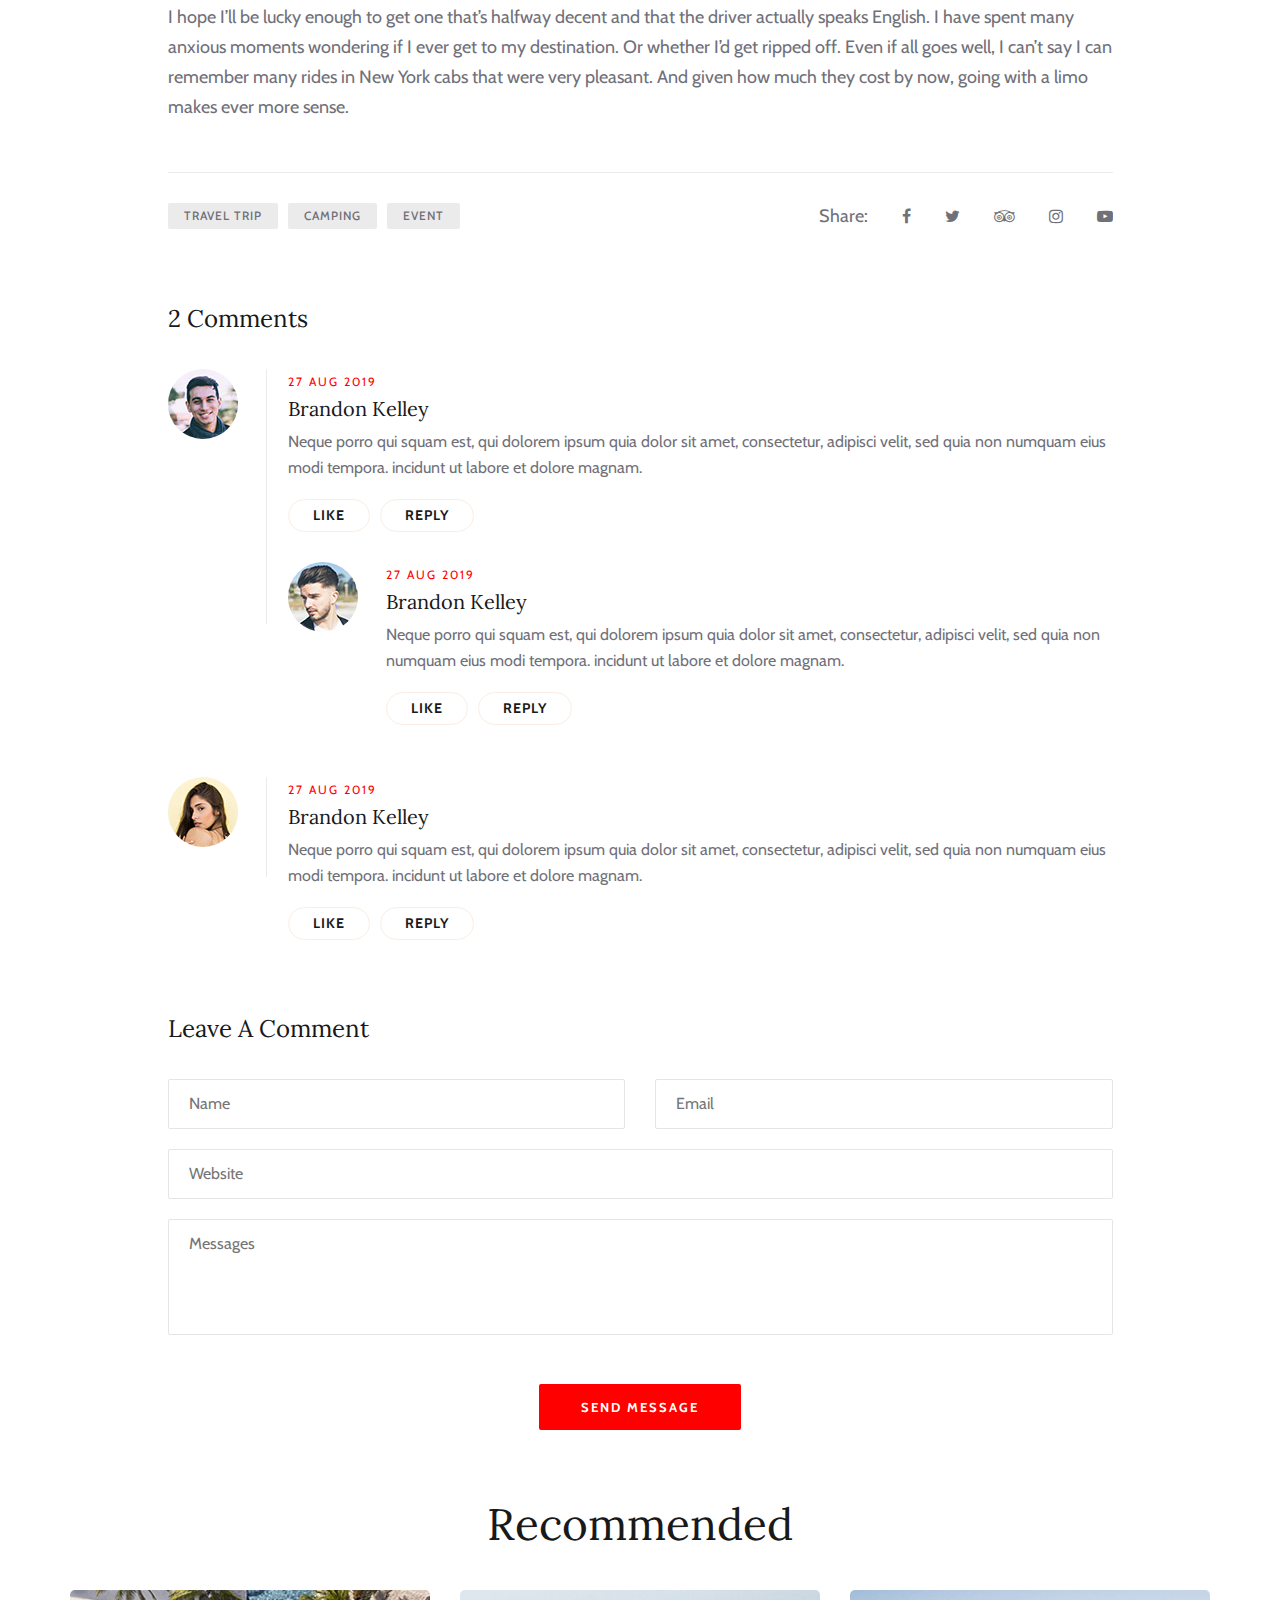
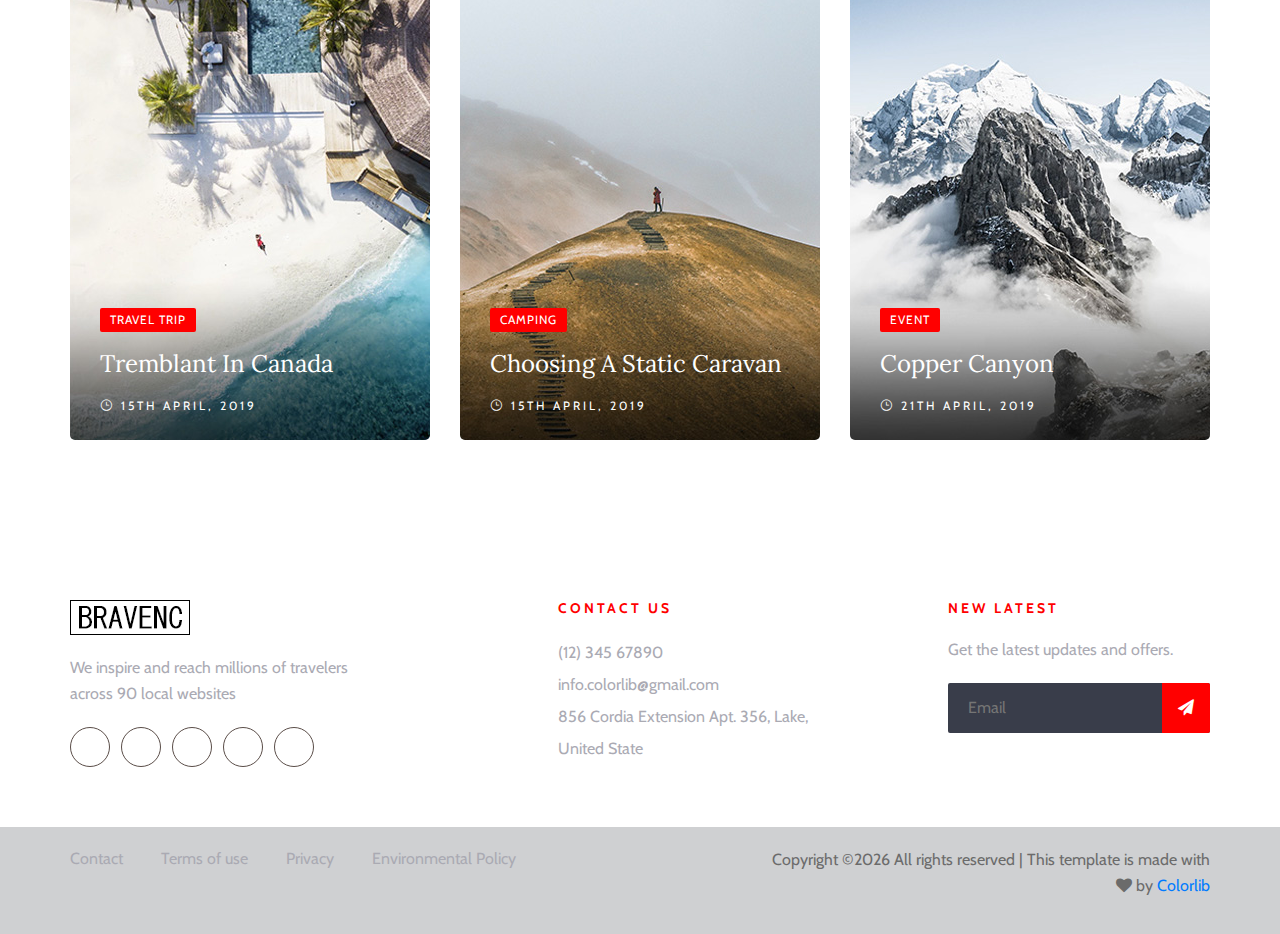
<file: blog-details.html>
<!DOCTYPE html>
<html lang="zxx">

<head>
    <meta charset="UTF-8">
    <meta name="description" content="Sona Template">
    <meta name="keywords" content="Sona, unica, creative, html">
    <meta name="viewport" content="width=device-width, initial-scale=1.0">
    <meta http-equiv="X-UA-Compatible" content="ie=edge">
    <title>Sona | Template</title>

    <!-- Google Font -->
    <link href="https://fonts.googleapis.com/css?family=Lora:400,700&display=swap" rel="stylesheet">
    <link href="https://fonts.googleapis.com/css?family=Cabin:400,500,600,700&display=swap" rel="stylesheet">

    <!-- Css Styles -->
    <link rel="stylesheet" href="css/bootstrap.min.css" type="text/css">
    <link rel="stylesheet" href="css/font-awesome.min.css" type="text/css">
    <link rel="stylesheet" href="css/elegant-icons.css" type="text/css">
    <link rel="stylesheet" href="css/flaticon.css" type="text/css">
    <link rel="stylesheet" href="css/owl.carousel.min.css" type="text/css">
    <link rel="stylesheet" href="css/nice-select.css" type="text/css">
    <link rel="stylesheet" href="css/jquery-ui.min.css" type="text/css">
    <link rel="stylesheet" href="css/magnific-popup.css" type="text/css">
    <link rel="stylesheet" href="css/slicknav.min.css" type="text/css">
    <link rel="stylesheet" href="css/style.css" type="text/css">
</head>

<body>
    <!-- Page Preloder -->
    <div id="preloder">
        <div class="loader"></div>
    </div>

    <!-- Offcanvas Menu Section Begin -->
    <div class="offcanvas-menu-overlay"></div>
    <div class="canvas-open">
        <i class="icon_menu"></i>
    </div>
    <div class="offcanvas-menu-wrapper">
        <div class="canvas-close">
            <i class="icon_close"></i>
        </div>
        <div class="search-icon search-switch">
            <i class="icon_search"></i>
        </div>
        <div class="header-configure-area">
            <div class="language-option">
                <img src="img/flag.jpg" alt="">
                <span>EN <i class="fa fa-angle-down"></i></span>
                <div class="flag-dropdown">
                    <ul>
                        <li><a href="#">Zi</a></li>
                        <li><a href="#">Fr</a></li>
                    </ul>
                </div>
            </div>
            <a href="#" class="bk-btn">Booking Now</a>
        </div>
        <nav class="mainmenu mobile-menu">
            <ul>
                <li class="active"><a href="./index.html">Home</a></li>
                <li><a href="./rooms.html">Rooms</a></li>
                <li><a href="./about-us.html">About Us</a></li>
                <li><a href="./pages.html">Pages</a>
                    <ul class="dropdown">
                        <li><a href="./room-details.html">Room Details</a></li>
                        <li><a href="./blog-details.html">Blog Details</a></li>
                        <li><a href="#">Family Room</a></li>
                        <li><a href="#">Premium Room</a></li>
                    </ul>
                </li>
                <li><a href="./blog.html">News</a></li>
                <li><a href="./contact.html">Contact</a></li>
            </ul>
        </nav>
        <div id="mobile-menu-wrap"></div>
        <div class="top-social">
            <a href="#"><i class="fa fa-facebook"></i></a>
            <a href="#"><i class="fa fa-twitter"></i></a>
            <a href="#"><i class="fa fa-tripadvisor"></i></a>
            <a href="#"><i class="fa fa-instagram"></i></a>
        </div>
        <ul class="top-widget">
            <li><i class="fa fa-phone"></i> (12) 345 67890</li>
            <li><i class="fa fa-envelope"></i> info.colorlib@gmail.com</li>
        </ul>
    </div>
    <!-- Offcanvas Menu Section End -->

    <!-- Header Section Begin -->
    <header class="header-section">
        <div class="top-nav">
            <div class="container">
                <div class="row">
                    <div class="col-lg-6">
                        <ul class="tn-left">
                            <li><i class="fa fa-phone"></i> (12) 345 67890</li>
                            <li><i class="fa fa-envelope"></i> info.colorlib@gmail.com</li>
                        </ul>
                    </div>
                    <div class="col-lg-6">
                        <div class="tn-right">
                            <div class="top-social">
                                <a href="#"><i class="fa fa-facebook"></i></a>
                                <a href="#"><i class="fa fa-twitter"></i></a>
                                <a href="#"><i class="fa fa-tripadvisor"></i></a>
                                <a href="#"><i class="fa fa-instagram"></i></a>
                            </div>
                            <a href="#" class="bk-btn">Booking Now</a>
                            <div class="language-option">
                                <img src="img/flag.jpg" alt="">
                                <span>EN <i class="fa fa-angle-down"></i></span>
                                <div class="flag-dropdown">
                                    <ul>
                                        <li><a href="#">Zi</a></li>
                                        <li><a href="#">Fr</a></li>
                                    </ul>
                                </div>
                            </div>
                        </div>
                    </div>
                </div>
            </div>
        </div>
        <div class="menu-item">
            <div class="container">
                <div class="row">
                    <div class="col-lg-2">
                        <div class="logo">
                            <a href="./index.html">
                                <img src="img/logo.png" alt="">
                            </a>
                        </div>
                    </div>
                    <div class="col-lg-10">
                        <div class="nav-menu">
                            <nav class="mainmenu">
                                <ul>
                                    <li><a href="./index.html">Home</a></li>
                                    <li><a href="./rooms.html">Rooms</a></li>
                                    <li><a href="./about-us.html">About Us</a></li>
                                    <li><a href="./pages.html">Pages</a>
                                        <ul class="dropdown">
                                            <li><a href="./room-details.html">Room Details</a></li>
                                            <li><a href="./blog-details.html">Blog Details</a></li>
                                            <li><a href="#">Family Room</a></li>
                                            <li><a href="#">Premium Room</a></li>
                                        </ul>
                                    </li>
                                    <li class="active"><a href="./blog.html">News</a></li>
                                    <li><a href="./contact.html">Contact</a></li>
                                </ul>
                            </nav>
                            <div class="nav-right search-switch">
                                <i class="icon_search"></i>
                            </div>
                        </div>
                    </div>
                </div>
            </div>
        </div>
    </header>
    <!-- Header End -->

    <!-- Blog Details Hero Section Begin -->
    <section class="blog-details-hero set-bg" data-setbg="img/blog/blog-details/blog-details-hero.jpg">
        <div class="container">
            <div class="row">
                <div class="col-lg-10 offset-lg-1">
                    <div class="bd-hero-text">
                        <span>Travel Trip & Camping</span>
                        <h2>Cdc Issues Health Alert Notice For Travelers To Usa From Hon</h2>
                        <ul>
                            <li class="b-time"><i class="icon_clock_alt"></i> 15th April, 2019</li>
                            <li><i class="icon_profile"></i> Kerry Jones</li>
                        </ul>
                    </div>
                </div>
            </div>
        </div>
    </section>
    <!-- Blog Details Hero End -->

    <!-- Blog Details Section Begin -->
    <section class="blog-details-section">
        <div class="container">
            <div class="row">
                <div class="col-lg-10 offset-lg-1">
                    <div class="blog-details-text">
                        <div class="bd-title">
                            <p>Thinking about overseas adventure travel? Have you put any thought into the best places
                                to go when it comes to overseas adventure travel? Nepal is one of the most popular
                                places of all, when you visit this magical country you will have the best adventures
                                right there at your doorstep. Only overseas adventure travel in Nepal will give you
                                these kinds of opportunities so if this is not on your list of possible places to visit
                                yet then now is the time to put it on there!</p>
                            <p>In Nepal your overseas adventure travel is going to be fascinating. You will get to see
                                the Himalayan Mountains and experience all that the rich Nepalese culture has to offer.
                                They are an amazing people who have managed to hang on to their own culture and beliefs
                                longer than most other countries. When overseas adventure travel takes you to Nepal you
                                will have the chance to see all of the fantastic and one of a kind lakes and forests and
                                you can even spend days or weeks camping out in their forests with a specialized guide.
                                And the waterfalls in Nepal are to die for, you will never see anything more gorgeous in
                                your life as their waterfalls! This should be at the top of your overseas adventure
                                travel destination list for sure!</p>
                        </div>
                        <div class="bd-pic">
                            <div class="bp-item">
                                <img src="img/blog/blog-details/blog-details-1.jpg" alt="">
                            </div>
                            <div class="bp-item">
                                <img src="img/blog/blog-details/blog-details-2.jpg" alt="">
                            </div>
                            <div class="bp-item">
                                <img src="img/blog/blog-details/blog-details-3.jpg" alt="">
                            </div>
                        </div>
                        <div class="bd-more-text">
                            <div class="bm-item">
                                <h4>If you live in New York City</h4>
                                <p>You know all about the traffic there. Getting places is often next to impossible,
                                    even with the gazillion yellow cabs. If you’re like me you often look with envy at
                                    those shiny limousines with their unformed drivers and wish you could sit in one.
                                    Well, you can. New York limo service is more affordable than you think, whether it’s
                                    for Newark airport transportation, LaGuardia airport transportation, or to drive
                                    wherever you wish to go.</p>
                            </div>
                            <div class="bm-item">
                                <h4>Every time I hail a cab in New York City</h4>
                                <p>I hope I’ll be lucky enough to get one that’s halfway decent and that the driver
                                    actually speaks English. I have spent many anxious moments wondering if I ever get
                                    to my destination. Or whether I’d get ripped off. Even if all goes well, I can’t say
                                    I can remember many rides in New York cabs that were very pleasant. And given how
                                    much they cost by now, going with a limo makes ever more sense.</p>
                            </div>
                        </div>
                        <div class="tag-share">
                            <div class="tags">
                                <a href="#">Travel Trip</a>
                                <a href="#">Camping</a>
                                <a href="#">Event</a>
                            </div>
                            <div class="social-share">
                                <span>Share:</span>
                                <a href="#"><i class="fa fa-facebook"></i></a>
                                <a href="#"><i class="fa fa-twitter"></i></a>
                                <a href="#"><i class="fa fa-tripadvisor"></i></a>
                                <a href="#"><i class="fa fa-instagram"></i></a>
                                <a href="#"><i class="fa fa-youtube-play"></i></a>
                            </div>
                        </div>
                        <div class="comment-option">
                            <h4>2 Comments</h4>
                            <div class="single-comment-item first-comment">
                                <div class="sc-author">
                                    <img src="img/blog/blog-details/avatar/avatar-1.jpg" alt="">
                                </div>
                                <div class="sc-text">
                                    <span>27 Aug 2019</span>
                                    <h5>Brandon Kelley</h5>
                                    <p>Neque porro qui squam est, qui dolorem ipsum quia dolor sit amet, consectetur,
                                        adipisci velit, sed quia non numquam eius modi tempora. incidunt ut labore et
                                        dolore magnam.</p>
                                    <a href="#" class="comment-btn">Like</a>
                                    <a href="#" class="comment-btn">Reply</a>
                                </div>
                            </div>
                            <div class="single-comment-item reply-comment">
                                <div class="sc-author">
                                    <img src="img/blog/blog-details/avatar/avatar-2.jpg" alt="">
                                </div>
                                <div class="sc-text">
                                    <span>27 Aug 2019</span>
                                    <h5>Brandon Kelley</h5>
                                    <p>Neque porro qui squam est, qui dolorem ipsum quia dolor sit amet, consectetur,
                                        adipisci velit, sed quia non numquam eius modi tempora. incidunt ut labore et
                                        dolore magnam.</p>
                                    <a href="#" class="comment-btn like-btn">Like</a>
                                    <a href="#" class="comment-btn reply-btn">Reply</a>
                                </div>
                            </div>
                            <div class="single-comment-item second-comment ">
                                <div class="sc-author">
                                    <img src="img/blog/blog-details/avatar/avatar-3.jpg" alt="">
                                </div>
                                <div class="sc-text">
                                    <span>27 Aug 2019</span>
                                    <h5>Brandon Kelley</h5>
                                    <p>Neque porro qui squam est, qui dolorem ipsum quia dolor sit amet, consectetur,
                                        adipisci velit, sed quia non numquam eius modi tempora. incidunt ut labore et
                                        dolore magnam.</p>
                                    <a href="#" class="comment-btn">Like</a>
                                    <a href="#" class="comment-btn">Reply</a>
                                </div>
                            </div>
                        </div>
                        <div class="leave-comment">
                            <h4>Leave A Comment</h4>
                            <form action="#" class="comment-form">
                                <div class="row">
                                    <div class="col-lg-6">
                                        <input type="text" placeholder="Name">
                                    </div>
                                    <div class="col-lg-6">
                                        <input type="text" placeholder="Email">
                                    </div>
                                    <div class="col-lg-12 text-center">
                                        <input type="text" placeholder="Website">
                                        <textarea placeholder="Messages"></textarea>
                                        <button type="submit" class="site-btn">Send Message</button>
                                    </div>
                                </div>
                            </form>
                        </div>
                    </div>
                </div>
            </div>
        </div>
    </section>
    <!-- Blog Details Section End -->

    <!-- Recommend Blog Section Begin -->
    <section class="recommend-blog-section spad">
        <div class="container">
            <div class="row">
                <div class="col-lg-12">
                    <div class="section-title">
                        <h2>Recommended</h2>
                    </div>
                </div>
            </div>
            <div class="row">
                <div class="col-md-4">
                    <div class="blog-item set-bg" data-setbg="img/blog/blog-1.jpg">
                        <div class="bi-text">
                            <span class="b-tag">Travel Trip</span>
                            <h4><a href="#">Tremblant In Canada</a></h4>
                            <div class="b-time"><i class="icon_clock_alt"></i> 15th April, 2019</div>
                        </div>
                    </div>
                </div>
                <div class="col-md-4">
                    <div class="blog-item set-bg" data-setbg="img/blog/blog-2.jpg">
                        <div class="bi-text">
                            <span class="b-tag">Camping</span>
                            <h4><a href="#">Choosing A Static Caravan</a></h4>
                            <div class="b-time"><i class="icon_clock_alt"></i> 15th April, 2019</div>
                        </div>
                    </div>
                </div>
                <div class="col-md-4">
                    <div class="blog-item set-bg" data-setbg="img/blog/blog-3.jpg">
                        <div class="bi-text">
                            <span class="b-tag">Event</span>
                            <h4><a href="#">Copper Canyon</a></h4>
                            <div class="b-time"><i class="icon_clock_alt"></i> 21th April, 2019</div>
                        </div>
                    </div>
                </div>
            </div>
        </div>
    </section>
    <!-- Recommend Blog Section End -->

    <!-- Footer Section Begin -->
    <footer class="footer-section">
        <div class="container">
            <div class="footer-text">
                <div class="row">
                    <div class="col-lg-4">
                        <div class="ft-about">
                            <div class="logo">
                                <a href="#">
                                    <img src="img/footer-logo.png" alt="">
                                </a>
                            </div>
                            <p>We inspire and reach millions of travelers<br /> across 90 local websites</p>
                            <div class="fa-social">
                                <a href="#"><i class="fa fa-facebook"></i></a>
                                <a href="#"><i class="fa fa-twitter"></i></a>
                                <a href="#"><i class="fa fa-tripadvisor"></i></a>
                                <a href="#"><i class="fa fa-instagram"></i></a>
                                <a href="#"><i class="fa fa-youtube-play"></i></a>
                            </div>
                        </div>
                    </div>
                    <div class="col-lg-3 offset-lg-1">
                        <div class="ft-contact">
                            <h6>Contact Us</h6>
                            <ul>
                                <li>(12) 345 67890</li>
                                <li>info.colorlib@gmail.com</li>
                                <li>856 Cordia Extension Apt. 356, Lake, United State</li>
                            </ul>
                        </div>
                    </div>
                    <div class="col-lg-3 offset-lg-1">
                        <div class="ft-newslatter">
                            <h6>New latest</h6>
                            <p>Get the latest updates and offers.</p>
                            <form action="#" class="fn-form">
                                <input type="text" placeholder="Email">
                                <button type="submit"><i class="fa fa-send"></i></button>
                            </form>
                        </div>
                    </div>
                </div>
            </div>
        </div>
        <div class="copyright-option">
            <div class="container">
                <div class="row">
                    <div class="col-lg-7">
                        <ul>
                            <li><a href="#">Contact</a></li>
                            <li><a href="#">Terms of use</a></li>
                            <li><a href="#">Privacy</a></li>
                            <li><a href="#">Environmental Policy</a></li>
                        </ul>
                    </div>
                    <div class="col-lg-5">
                        <div class="co-text"><p><!-- Link back to Colorlib can't be removed. Template is licensed under CC BY 3.0. -->
  Copyright &copy;<script>document.write(new Date().getFullYear());</script> All rights reserved | This template is made with <i class="fa fa-heart" aria-hidden="true"></i> by <a href="https://colorlib.com" target="_blank">Colorlib</a>
  <!-- Link back to Colorlib can't be removed. Template is licensed under CC BY 3.0. --></p></div>
                    </div>
                </div>
            </div>
        </div>
    </footer>
    <!-- Footer Section End -->

    <!-- Search model Begin -->
    <div class="search-model">
        <div class="h-100 d-flex align-items-center justify-content-center">
            <div class="search-close-switch"><i class="icon_close"></i></div>
            <form class="search-model-form">
                <input type="text" id="search-input" placeholder="Search here.....">
            </form>
        </div>
    </div>
    <!-- Search model end -->

    <!-- Js Plugins -->
    <script src="js/jquery-3.3.1.min.js"></script>
    <script src="js/bootstrap.min.js"></script>
    <script src="js/jquery.magnific-popup.min.js"></script>
    <script src="js/jquery.nice-select.min.js"></script>
    <script src="js/jquery-ui.min.js"></script>
    <script src="js/jquery.slicknav.js"></script>
    <script src="js/owl.carousel.min.js"></script>
    <script src="js/main.js"></script>
</body>

</html>
</file>
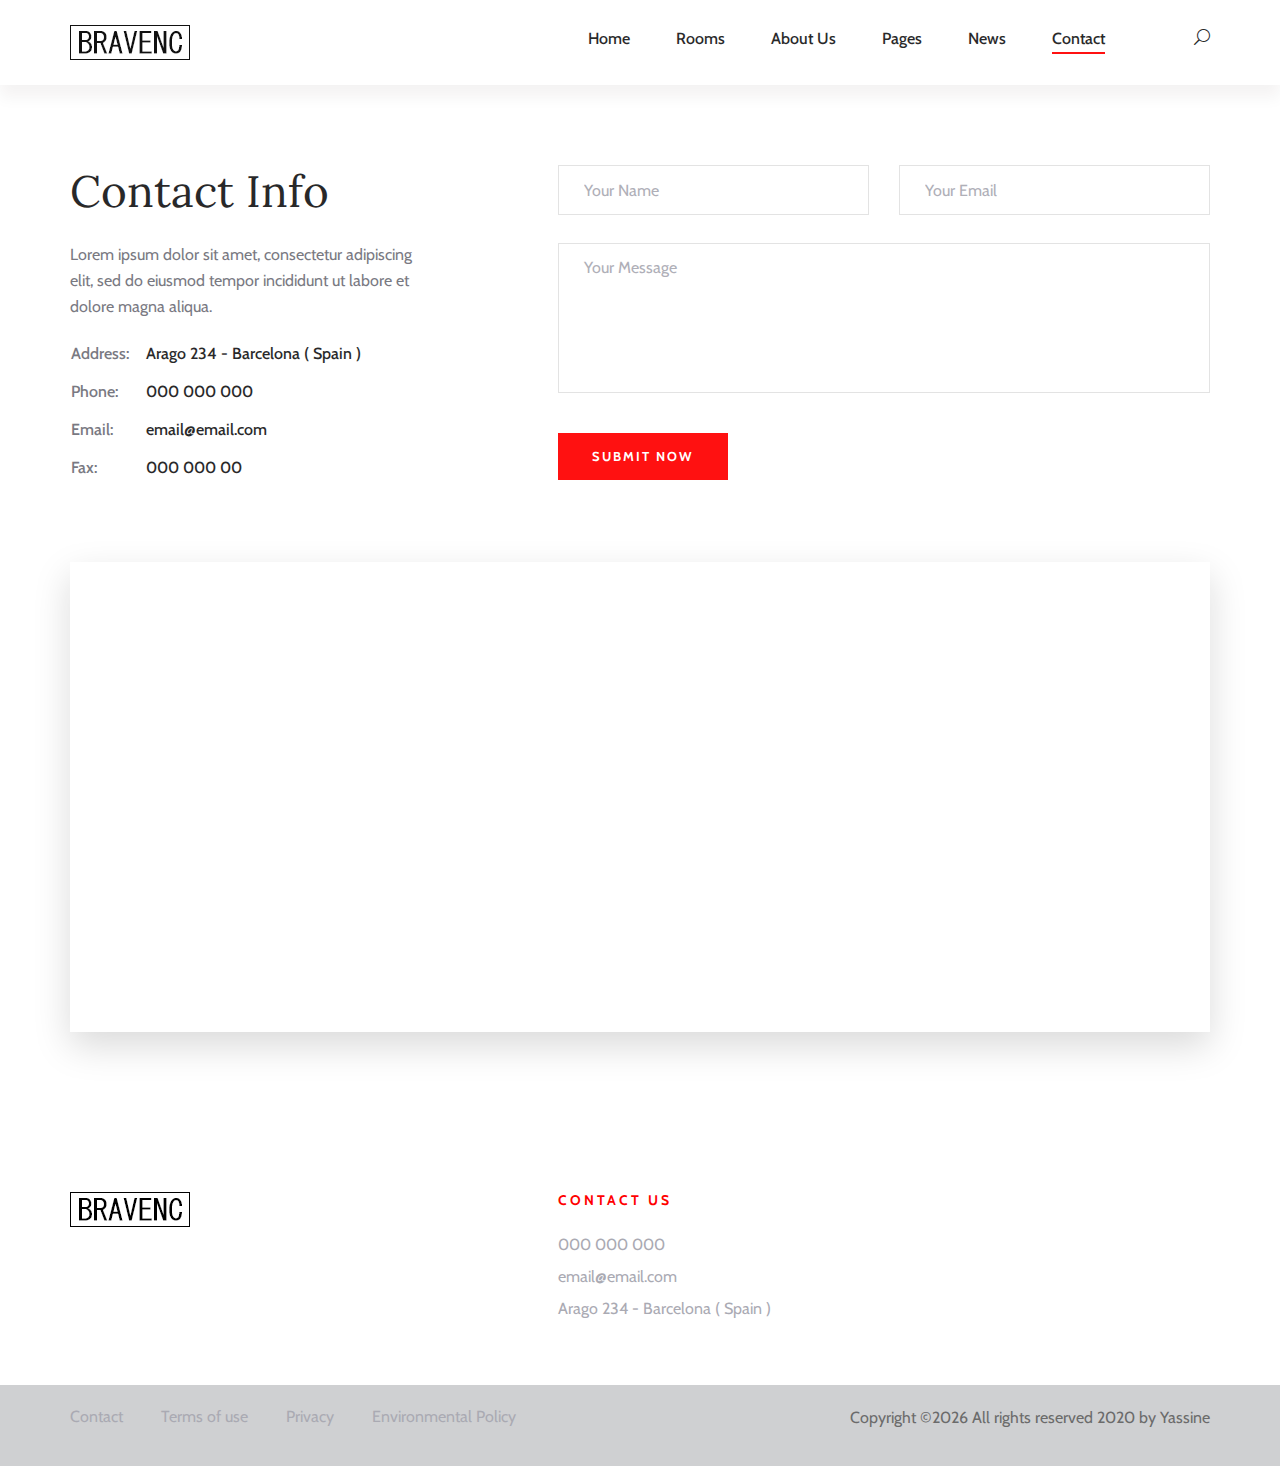
<file: contact.html>
<!DOCTYPE html>
<html lang="zxx">

<head>
    <meta charset="UTF-8">
     
    <meta name="viewport" content="width=device-width, initial-scale=1.0">
    <meta http-equiv="X-UA-Compatible" content="ie=edge">
    <title>Bravenc</title>

    <!-- Google Font -->
    <link href="https://fonts.googleapis.com/css?family=Lora:400,700&display=swap" rel="stylesheet">
    <link href="https://fonts.googleapis.com/css?family=Cabin:400,500,600,700&display=swap" rel="stylesheet">

    <!-- Css Styles -->
    <link rel="stylesheet" href="css/bootstrap.min.css" type="text/css">
    <link rel="stylesheet" href="css/font-awesome.min.css" type="text/css">
    <link rel="stylesheet" href="css/elegant-icons.css" type="text/css">
    <link rel="stylesheet" href="css/flaticon.css" type="text/css">
    <link rel="stylesheet" href="css/owl.carousel.min.css" type="text/css">
    <link rel="stylesheet" href="css/nice-select.css" type="text/css">
    <link rel="stylesheet" href="css/jquery-ui.min.css" type="text/css">
    <link rel="stylesheet" href="css/magnific-popup.css" type="text/css">
    <link rel="stylesheet" href="css/slicknav.min.css" type="text/css">
    <link rel="stylesheet" href="css/style.css" type="text/css">
</head>

<body>
    <!-- Page Preloder -->
    <div id="preloder">
        <div class="loader"></div>
    </div>

    <!-- Offcanvas Menu Section Begin -->
    <div class="offcanvas-menu-overlay"></div>
    <div class="canvas-open">
        <i class="icon_menu"></i>
    </div>
    <div class="offcanvas-menu-wrapper">
        <div class="canvas-close">
            <i class="icon_close"></i>
        </div>
        <div class="search-icon search-switch">
            <i class="icon_search"></i>
        </div>
        <div class="header-configure-area">
            <div class="language-option">
                <img src="img/flag.jpg" alt="">
                <span>EN <i class="fa fa-angle-down"></i></span>
                <div class="flag-dropdown">
                    <ul>
                        <li><a href="#">Zi</a></li>
                        <li><a href="#">Fr</a></li>
                    </ul>
                </div>
            </div>
            <a href="#" class="bk-btn">Booking Now</a>
        </div>
        <nav class="mainmenu mobile-menu">
            <ul>
                <li class="active"><a href="./index.html">Home</a></li>
                <li><a href="./rooms.html">Rooms</a></li>
                <li><a href="./about-us.html">About Us</a></li>
                <li><a href="./pages.html">Pages</a>
                    <ul class="dropdown">
                        <li><a href="./room-details.html">Room Details</a></li>
                        <li><a href="./blog-details.html">Blog Details</a></li>
                        <li><a href="#">Family Room</a></li>
                        <li><a href="#">Premium Room</a></li>
                    </ul>
                </li>
                <li><a href="./blog.html">News</a></li>
                <li><a href="./contact.html">Contact</a></li>
            </ul>
        </nav>
        <div id="mobile-menu-wrap"></div>
        <div class="top-social">
            <a href="#"><i class="fa fa-facebook"></i></a>
            <a href="#"><i class="fa fa-twitter"></i></a>
            <a href="#"><i class="fa fa-tripadvisor"></i></a>
            <a href="#"><i class="fa fa-instagram"></i></a>
        </div>
        <ul class="top-widget">
            <li><i class="fa fa-phone"></i> (12) 345 67890</li>
            <li><i class="fa fa-envelope"></i> info.colorlib@gmail.com</li>
        </ul>
    </div>
    <!-- Offcanvas Menu Section End -->

    <!-- Header Section Begin -->
    <header class="header-section header-normal">
         
        <div class="menu-item">
            <div class="container">
                <div class="row">
                    <div class="col-lg-2">
                        <div class="logo">
                            <a href="./index.html">
                                <img src="img/logo.png" alt="">
                            </a>
                        </div>
                    </div>
                    <div class="col-lg-10">
                        <div class="nav-menu">
                            <nav class="mainmenu">
                                <ul>
                                    <li><a href="./index.html">Home</a></li>
                                    <li><a href="./rooms.html">Rooms</a></li>
                                    <li><a href="./about-us.html">About Us</a></li>
                                    <li><a href="./pages.html">Pages</a>
                                        <ul class="dropdown">
                                            <li><a href="./room-details.html">Room Details</a></li>
                                            <li><a href="./blog-details.html">Blog Details</a></li>
                                            <li><a href="#">Family Room</a></li>
                                            <li><a href="#">Premium Room</a></li>
                                        </ul>
                                    </li>
                                    <li><a href="./blog.html">News</a></li>
                                    <li class="active"><a href="./contact.html">Contact</a></li>
                                </ul>
                            </nav>
                            <div class="nav-right search-switch">
                                <i class="icon_search"></i>
                            </div>
                        </div>
                    </div>
                </div>
            </div>
        </div>
    </header>
    <!-- Header End -->

    <!-- Contact Section Begin -->
    <section class="contact-section spad">
        <div class="container">
            <div class="row">
                <div class="col-lg-4">
                    <div class="contact-text">
                        <h2>Contact Info</h2>
                        <p>Lorem ipsum dolor sit amet, consectetur adipiscing elit, sed do eiusmod tempor incididunt ut
                            labore et dolore magna aliqua.</p>
                        <table>
                            <tbody>
                                <tr>
                                    <td class="c-o">Address:</td>
                                    <td>Arago 234 - Barcelona ( Spain )</td>
                                </tr>
                                <tr>
                                    <td class="c-o">Phone:</td>
                                    <td>000 000 000 </td>
                                </tr>
                                <tr>
                                    <td class="c-o">Email:</td>
                                    <td>email@email.com</td>
                                </tr>
                                <tr>
                                    <td class="c-o">Fax:</td>
                                    <td>000 000 00</td>
                                </tr>
                            </tbody>
                        </table>
                    </div>
                </div>
                <div class="col-lg-7 offset-lg-1">
                    <form action="#" class="contact-form">
                        <div class="row">
                            <div class="col-lg-6">
                                <input type="text" placeholder="Your Name">
                            </div>
                            <div class="col-lg-6">
                                <input type="text" placeholder="Your Email">
                            </div>
                            <div class="col-lg-12">
                                <textarea placeholder="Your Message"></textarea>
                                <button type="submit">Submit Now</button>
                            </div>
                        </div>
                    </form>
                </div>
            </div>
            <div class="map">
                <iframe
                    src="https://www.google.com/maps/embed?pb=!1m18!1m12!1m3!1d3022.0606825994123!2d-72.8735845851828!3d40.760690042573295!2m3!1f0!2f0!3f0!3m2!1i1024!2i768!4f13.1!3m3!1m2!1s0x89e85b24c9274c91%3A0xf310d41b791bcb71!2sWilliam%20Floyd%20Pkwy%2C%20Mastic%20Beach%2C%20NY%2C%20USA!5e0!3m2!1sen!2sbd!4v1578582744646!5m2!1sen!2sbd"
                    height="470" style="border:0;" allowfullscreen=""></iframe>
            </div>
        </div>
    </section>
    <!-- Contact Section End -->

    <!-- Footer Section Begin -->
    <footer class="footer-section">
        <div class="container">
            <div class="footer-text">
                <div class="row">
                    <div class="col-lg-4">
                        <div class="ft-about">
                            <div class="logo">
                                <a href="#">
                                    <img src="img/footer-logo.png" alt="">
                                </a>
                            </div>
                             
                        </div>
                    </div>
                    <div class="col-lg-3 offset-lg-1">
                        <div class="ft-contact">
                            <h6>Contact Us</h6>
                            <ul>
                                <li>000 000 000</li>
                                <li>email@email.com</li>
                                <li> Arago 234 - Barcelona ( Spain )</li>
                            </ul>
                        </div>
                    </div>
                     
                </div>
            </div>
        </div>
        <div class="copyright-option">
            <div class="container">
                <div class="row">
                    <div class="col-lg-7">
                        <ul>
                            <li><a href="#">Contact</a></li>
                            <li><a href="#">Terms of use</a></li>
                            <li><a href="#">Privacy</a></li>
                            <li><a href="#">Environmental Policy</a></li>
                        </ul>
                    </div>
                    <div class="col-lg-5">
                        <div class="co-text"><p><!-- Link back to Colorlib can't be removed. Template is licensed under CC BY 3.0. -->
  Copyright &copy;<script>document.write(new Date().getFullYear());</script> All rights reserved  2020 <i  aria-hidden="true"></i> by Yassine</a>
  <!-- Link back to Colorlib can't be removed. Template is licensed under CC BY 3.0. --></p></div>
                    </div>
                </div>
            </div>
        </div>
    </footer>
    <!-- Footer Section End -->

    <!-- Search model Begin -->
     
    <!-- Search model end -->

    <!-- Js Plugins -->
    <script src="js/jquery-3.3.1.min.js"></script>
    <script src="js/bootstrap.min.js"></script>
    <script src="js/jquery.magnific-popup.min.js"></script>
    <script src="js/jquery.nice-select.min.js"></script>
    <script src="js/jquery-ui.min.js"></script>
    <script src="js/jquery.slicknav.js"></script>
    <script src="js/owl.carousel.min.js"></script>
    <script src="js/main.js"></script>
</body>

</html>
</file>
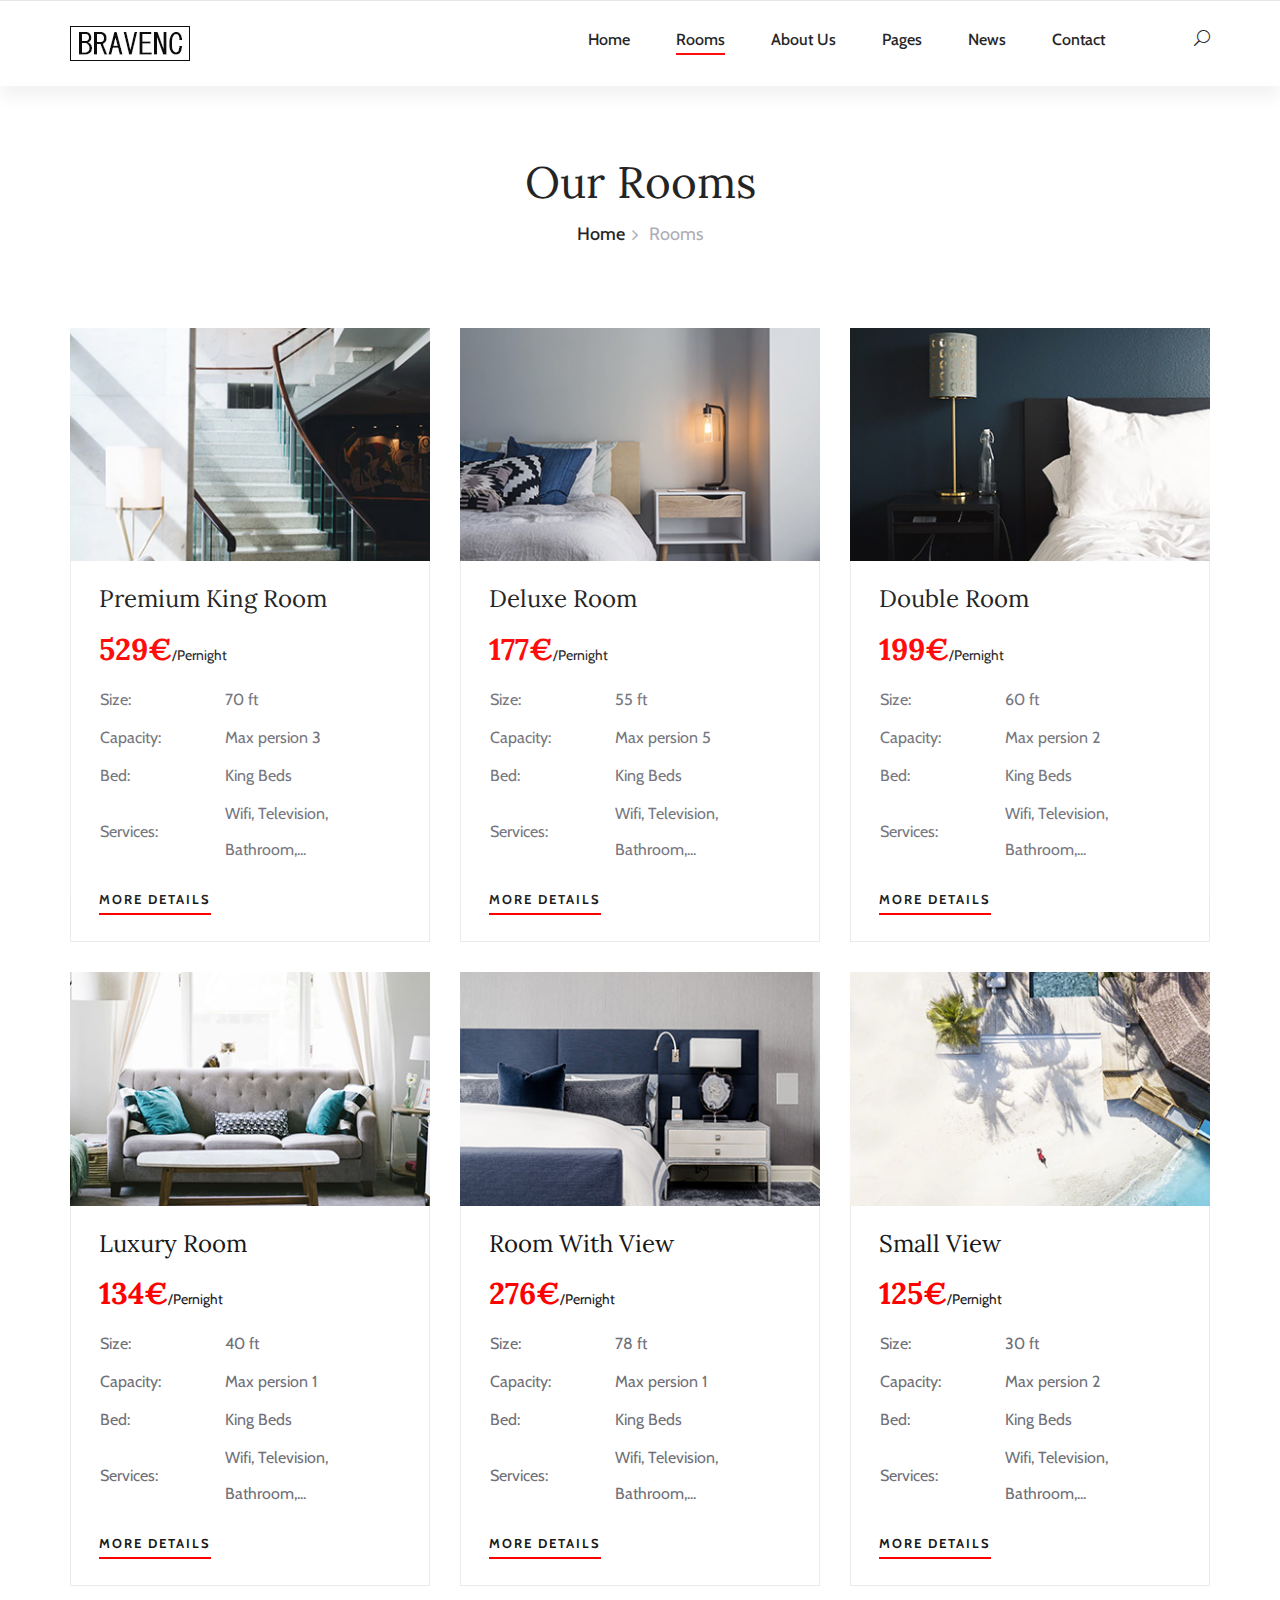
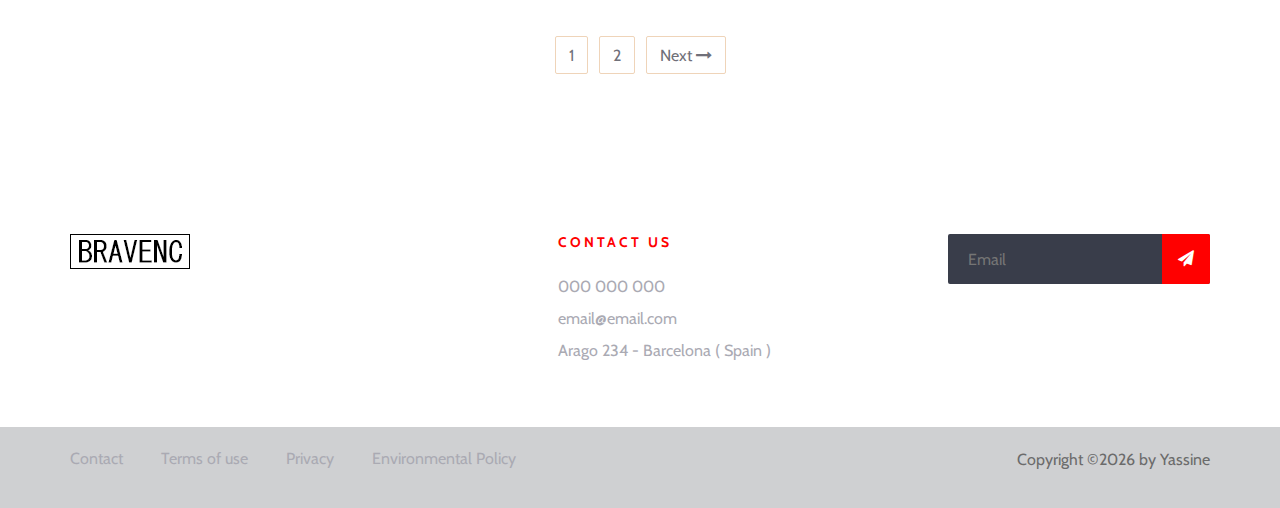
<file: rooms.html>
<!DOCTYPE html>
<html lang="zxx">

<head>
    <meta charset="UTF-8">
   
    <meta name="viewport" content="width=device-width, initial-scale=1.0">
    <meta http-equiv="X-UA-Compatible" content="ie=edge">
    <title>Bravenc</title>

    <!-- Google Font -->
    <link href="https://fonts.googleapis.com/css?family=Lora:400,700&display=swap" rel="stylesheet">
    <link href="https://fonts.googleapis.com/css?family=Cabin:400,500,600,700&display=swap" rel="stylesheet">

    <!-- Css Styles -->
    <link rel="stylesheet" href="css/bootstrap.min.css" type="text/css">
    <link rel="stylesheet" href="css/font-awesome.min.css" type="text/css">
    <link rel="stylesheet" href="css/elegant-icons.css" type="text/css">
    <link rel="stylesheet" href="css/flaticon.css" type="text/css">
    <link rel="stylesheet" href="css/owl.carousel.min.css" type="text/css">
    <link rel="stylesheet" href="css/nice-select.css" type="text/css">
    <link rel="stylesheet" href="css/jquery-ui.min.css" type="text/css">
    <link rel="stylesheet" href="css/magnific-popup.css" type="text/css">
    <link rel="stylesheet" href="css/slicknav.min.css" type="text/css">
    <link rel="stylesheet" href="css/style.css" type="text/css">
</head>

<body>
    <!-- Page Preloder -->
    <div id="preloder">
        <div class="loader"></div>
    </div>

    <!-- Offcanvas Menu Section Begin -->
    <div class="offcanvas-menu-overlay"></div>
    <div class="canvas-open">
        <i class="icon_menu"></i>
    </div>
    <div class="offcanvas-menu-wrapper">
        <div class="canvas-close">
            <i class="icon_close"></i>
        </div>
        <div class="search-icon search-switch">
            <i class="icon_search"></i>
        </div>
        <div class="header-configure-area">
            <div class="language-option">
                <img src="img/flag.jpg" alt="">
                <span>EN <i class="fa fa-angle-down"></i></span>
                <div class="flag-dropdown">
                    <ul>
                        <li><a href="#">Zi</a></li>
                        <li><a href="#">Fr</a></li>
                    </ul>
                </div>
            </div>
            <a href="#" class="bk-btn">Booking Now</a>
        </div>
        <nav class="mainmenu mobile-menu">
            <ul>
                <li class="active"><a href="./index.html">Home</a></li>
                <li><a href="./rooms.html">Rooms</a></li>
                <li><a href="./about-us.html">About Us</a></li>
                <li><a href="./pages.html">Pages</a>
                    <ul class="dropdown">
                        <li><a href="./room-details.html">Room Details</a></li>
                        <li><a href="./blog-details.html">Blog Details</a></li>
                        <li><a href="#">Family Room</a></li>
                        <li><a href="#">Premium Room</a></li>
                    </ul>
                </li>
                <li><a href="./blog.html">News</a></li>
                <li><a href="./contact.html">Contact</a></li>
            </ul>
        </nav>
        <div id="mobile-menu-wrap"></div>
        <div class="top-social">
            <a href="#"><i class="fa fa-facebook"></i></a>
            <a href="#"><i class="fa fa-twitter"></i></a>
            <a href="#"><i class="fa fa-tripadvisor"></i></a>
            <a href="#"><i class="fa fa-instagram"></i></a>
        </div>
        <ul class="top-widget">
            <li><i class="fa fa-phone"></i> (12) 345 67890</li>
            <li><i class="fa fa-envelope"></i> info.colorlib@gmail.com</li>
        </ul>
    </div>
    <!-- Offcanvas Menu Section End -->

    <!-- Header Section Begin -->
    <header class="header-section header-normal">
        <div class="top-nav">
            <div class="container">
                <div class="row">
                
                            </div>
                        </div>
                    </div>
                </div>
            </div>
        </div>
        <div class="menu-item">
            <div class="container">
                <div class="row">
                    <div class="col-lg-2">
                        <div class="logo">
                            <a href="./index.html">
                                <img src="img/logo.png" alt="">
                            </a>
                        </div>
                    </div>
                    <div class="col-lg-10">
                        <div class="nav-menu">
                            <nav class="mainmenu">
                                <ul>
                                    <li><a href="./index.html">Home</a></li>
                                    <li class="active"><a href="./rooms.html">Rooms</a></li>
                                    <li><a href="./about-us.html">About Us</a></li>
                                    <li><a href="./pages.html">Pages</a>
                                        <ul class="dropdown">
                                            <li><a href="./room-details.html">Room Details</a></li>
                                            <li><a href="./blog-details.html">Blog Details</a></li>
                                            <li><a href="#">Family Room</a></li>
                                            <li><a href="#">Premium Room</a></li>
                                        </ul>
                                    </li>
                                    <li><a href="./blog.html">News</a></li>
                                    <li><a href="./contact.html">Contact</a></li>
                                </ul>
                            </nav>
                            <div class="nav-right search-switch">
                                <i class="icon_search"></i>
                            </div>
                        </div>
                    </div>
                </div>
            </div>
        </div>
    </header>
    <!-- Header End -->

    <!-- Breadcrumb Section Begin -->
    <div class="breadcrumb-section">
        <div class="container">
            <div class="row">
                <div class="col-lg-12">
                    <div class="breadcrumb-text">
                        <h2>Our Rooms</h2>
                        <div class="bt-option">
                            <a href="./home.html">Home</a>
                            <span>Rooms</span>
                        </div>
                    </div>
                </div>
            </div>
        </div>
    </div>
    <!-- Breadcrumb Section End -->

    <!-- Rooms Section Begin -->
    <section class="rooms-section spad">
        <div class="container">
            <div class="row">
                <div class="col-lg-4 col-md-6">
                    <div class="room-item">
                        <img src="img/room/room-1.jpg" alt="">
                        <div class="ri-text">
                            <h4>Premium King Room</h4>
                            <h3>529€<span>/Pernight</span></h3>
                            <table>
                                <tbody>
                                    <tr>
                                        <td class="r-o">Size:</td>
                                        <td>70 ft</td>
                                    </tr>
                                    <tr>
                                        <td class="r-o">Capacity:</td>
                                        <td>Max persion 3</td>
                                    </tr>
                                    <tr>
                                        <td class="r-o">Bed:</td>
                                        <td>King Beds</td>
                                    </tr>
                                    <tr>
                                        <td class="r-o">Services:</td>
                                        <td>Wifi, Television, Bathroom,...</td>
                                    </tr>
                                </tbody>
                            </table>
                            <a href="#" class="primary-btn">More Details</a>
                        </div>
                    </div>
                </div>
                <div class="col-lg-4 col-md-6">
                    <div class="room-item">
                        <img src="img/room/room-2.jpg" alt="">
                        <div class="ri-text">
                            <h4>Deluxe Room</h4>
                            <h3>177€<span>/Pernight</span></h3>
                            <table>
                                <tbody>
                                    <tr>
                                        <td class="r-o">Size:</td>
                                        <td>55 ft</td>
                                    </tr>
                                    <tr>
                                        <td class="r-o">Capacity:</td>
                                        <td>Max persion 5</td>
                                    </tr>
                                    <tr>
                                        <td class="r-o">Bed:</td>
                                        <td>King Beds</td>
                                    </tr>
                                    <tr>
                                        <td class="r-o">Services:</td>
                                        <td>Wifi, Television, Bathroom,...</td>
                                    </tr>
                                </tbody>
                            </table>
                            <a href="#" class="primary-btn">More Details</a>
                        </div>
                    </div>
                </div>
                <div class="col-lg-4 col-md-6">
                    <div class="room-item">
                        <img src="img/room/room-3.jpg" alt="">
                        <div class="ri-text">
                            <h4>Double Room</h4>
                            <h3>199€<span>/Pernight</span></h3>
                            <table>
                                <tbody>
                                    <tr>
                                        <td class="r-o">Size:</td>
                                        <td>60 ft</td>
                                    </tr>
                                    <tr>
                                        <td class="r-o">Capacity:</td>
                                        <td>Max persion 2</td>
                                    </tr>
                                    <tr>
                                        <td class="r-o">Bed:</td>
                                        <td>King Beds</td>
                                    </tr>
                                    <tr>
                                        <td class="r-o">Services:</td>
                                        <td>Wifi, Television, Bathroom,...</td>
                                    </tr>
                                </tbody>
                            </table>
                            <a href="#" class="primary-btn">More Details</a>
                        </div>
                    </div>
                </div>
                <div class="col-lg-4 col-md-6">
                    <div class="room-item">
                        <img src="img/room/room-4.jpg" alt="">
                        <div class="ri-text">
                            <h4>Luxury Room</h4>
                            <h3>134€<span>/Pernight</span></h3>
                            <table>
                                <tbody>
                                    <tr>
                                        <td class="r-o">Size:</td>
                                        <td>40 ft</td>
                                    </tr>
                                    <tr>
                                        <td class="r-o">Capacity:</td>
                                        <td>Max persion 1</td>
                                    </tr>
                                    <tr>
                                        <td class="r-o">Bed:</td>
                                        <td>King Beds</td>
                                    </tr>
                                    <tr>
                                        <td class="r-o">Services:</td>
                                        <td>Wifi, Television, Bathroom,...</td>
                                    </tr>
                                </tbody>
                            </table>
                            <a href="#" class="primary-btn">More Details</a>
                        </div>
                    </div>
                </div>
                <div class="col-lg-4 col-md-6">
                    <div class="room-item">
                        <img src="img/room/room-5.jpg" alt="">
                        <div class="ri-text">
                            <h4>Room With View</h4>
                            <h3>276€<span>/Pernight</span></h3>
                            <table>
                                <tbody>
                                    <tr>
                                        <td class="r-o">Size:</td>
                                        <td>78 ft</td>
                                    </tr>
                                    <tr>
                                        <td class="r-o">Capacity:</td>
                                        <td>Max persion 1</td>
                                    </tr>
                                    <tr>
                                        <td class="r-o">Bed:</td>
                                        <td>King Beds</td>
                                    </tr>
                                    <tr>
                                        <td class="r-o">Services:</td>
                                        <td>Wifi, Television, Bathroom,...</td>
                                    </tr>
                                </tbody>
                            </table>
                            <a href="#" class="primary-btn">More Details</a>
                        </div>
                    </div>
                </div>
                <div class="col-lg-4 col-md-6">
                    <div class="room-item">
                        <img src="img/room/room-6.jpg" alt="">
                        <div class="ri-text">
                            <h4>Small View</h4>
                            <h3>125€<span>/Pernight</span></h3>
                            <table>
                                <tbody>
                                    <tr>
                                        <td class="r-o">Size:</td>
                                        <td>30 ft</td>
                                    </tr>
                                    <tr>
                                        <td class="r-o">Capacity:</td>
                                        <td>Max persion 2</td>
                                    </tr>
                                    <tr>
                                        <td class="r-o">Bed:</td>
                                        <td>King Beds</td>
                                    </tr>
                                    <tr>
                                        <td class="r-o">Services:</td>
                                        <td>Wifi, Television, Bathroom,...</td>
                                    </tr>
                                </tbody>
                            </table>
                            <a href="#" class="primary-btn">More Details</a>
                        </div>
                    </div>
                </div>
                <div class="col-lg-12">
                    <div class="room-pagination">
                        <a href="#">1</a>
                        <a href="#">2</a>
                        <a href="#">Next <i class="fa fa-long-arrow-right"></i></a>
                    </div>
                </div>
            </div>
        </div>
    </section>
    <!-- Rooms Section End -->

    <!-- Footer Section Begin -->
    <footer class="footer-section">
        <div class="container">
            <div class="footer-text">
                <div class="row">
                    <div class="col-lg-4">
                        <div class="ft-about">
                            <div class="logo">
                                <a href="#">
                                    <img src="img/footer-logo.png" alt="">
                                </a>
                            </div>
                             
                        </div>
                    </div>
                    <div class="col-lg-3 offset-lg-1">
                        <div class="ft-contact">
                            <h6>Contact Us</h6>
                            <ul>
                                <li>000 000 000</li>
                                <li>email@email.com</li>
                                <li>Arago 234 - Barcelona ( Spain )</li>
                            </ul>
                        </div>
                    </div>
                    <div class="col-lg-3 offset-lg-1">
                        <div class="ft-newslatter">
                             
                            <form action="#" class="fn-form">
                                <input type="text" placeholder="Email">
                                <button type="submit"><i class="fa fa-send"></i></button>
                            </form>
                        </div>
                    </div>
                </div>
            </div>
        </div>
        <div class="copyright-option">
            <div class="container">
                <div class="row">
                    <div class="col-lg-7">
                        <ul>
                            <li><a href="#">Contact</a></li>
                            <li><a href="#">Terms of use</a></li>
                            <li><a href="#">Privacy</a></li>
                            <li><a href="#">Environmental Policy</a></li>
                        </ul>
                    </div>
                    <div class="col-lg-5">
                        <div class="co-text"><p><!-- Link back to Colorlib can't be removed. Template is licensed under CC BY 3.0. -->
  Copyright &copy;<script>document.write(new Date().getFullYear());</script> <i   aria-hidden="true"></i> by Yassine</a>
  <!-- Link back to Colorlib can't be removed. Template is licensed under CC BY 3.0. --></p></div>
                    </div>
                </div>
            </div>
        </div>
    </footer>
    <!-- Footer Section End -->

    <!-- Search model Begin -->
     
    <!-- Search model end -->

    <!-- Js Plugins -->
    <script src="js/jquery-3.3.1.min.js"></script>
    <script src="js/bootstrap.min.js"></script>
    <script src="js/jquery.magnific-popup.min.js"></script>
    <script src="js/jquery.nice-select.min.js"></script>
    <script src="js/jquery-ui.min.js"></script>
    <script src="js/jquery.slicknav.js"></script>
    <script src="js/owl.carousel.min.js"></script>
    <script src="js/main.js"></script>
</body>

</html>
</file>
<file: css/elegant-icons.css>
@font-face {
	font-family: 'ElegantIcons';
	src:url('../fonts/ElegantIcons.eot');
	src:url('../fonts/ElegantIcons.eot?#iefix') format('embedded-opentype'),
		url('../fonts/ElegantIcons.woff') format('woff'),
		url('../fonts/ElegantIcons.ttf') format('truetype'),
		url('../fonts/ElegantIcons.svg#ElegantIcons') format('svg');
	font-weight: normal;
	font-style: normal;
}

/* Use the following CSS code if you want to use data attributes for inserting your icons */
[data-icon]:before {
	font-family: 'ElegantIcons';
	content: attr(data-icon);
	speak: none;
	font-weight: normal;
	font-variant: normal;
	text-transform: none;
	line-height: 1;
	-webkit-font-smoothing: antialiased;
	-moz-osx-font-smoothing: grayscale;
}

/* Use the following CSS code if you want to have a class per icon */
/*
Instead of a list of all class selectors,
you can use the generic selector below, but it's slower:
[class*="your-class-prefix"] {
*/
.arrow_up, .arrow_down, .arrow_left, .arrow_right, .arrow_left-up, .arrow_right-up, .arrow_right-down, .arrow_left-down, .arrow-up-down, .arrow_up-down_alt, .arrow_left-right_alt, .arrow_left-right, .arrow_expand_alt2, .arrow_expand_alt, .arrow_condense, .arrow_expand, .arrow_move, .arrow_carrot-up, .arrow_carrot-down, .arrow_carrot-left, .arrow_carrot-right, .arrow_carrot-2up, .arrow_carrot-2down, .arrow_carrot-2left, .arrow_carrot-2right, .arrow_carrot-up_alt2, .arrow_carrot-down_alt2, .arrow_carrot-left_alt2, .arrow_carrot-right_alt2, .arrow_carrot-2up_alt2, .arrow_carrot-2down_alt2, .arrow_carrot-2left_alt2, .arrow_carrot-2right_alt2, .arrow_triangle-up, .arrow_triangle-down, .arrow_triangle-left, .arrow_triangle-right, .arrow_triangle-up_alt2, .arrow_triangle-down_alt2, .arrow_triangle-left_alt2, .arrow_triangle-right_alt2, .arrow_back, .icon_minus-06, .icon_plus, .icon_close, .icon_check, .icon_minus_alt2, .icon_plus_alt2, .icon_close_alt2, .icon_check_alt2, .icon_zoom-out_alt, .icon_zoom-in_alt, .icon_search, .icon_box-empty, .icon_box-selected, .icon_minus-box, .icon_plus-box, .icon_box-checked, .icon_circle-empty, .icon_circle-slelected, .icon_stop_alt2, .icon_stop, .icon_pause_alt2, .icon_pause, .icon_menu, .icon_menu-square_alt2, .icon_menu-circle_alt2, .icon_ul, .icon_ol, .icon_adjust-horiz, .icon_adjust-vert, .icon_document_alt, .icon_documents_alt, .icon_pencil, .icon_pencil-edit_alt, .icon_pencil-edit, .icon_folder-alt, .icon_folder-open_alt, .icon_folder-add_alt, .icon_info_alt, .icon_error-oct_alt, .icon_error-circle_alt, .icon_error-triangle_alt, .icon_question_alt2, .icon_question, .icon_comment_alt, .icon_chat_alt, .icon_vol-mute_alt, .icon_volume-low_alt, .icon_volume-high_alt, .icon_quotations, .icon_quotations_alt2, .icon_clock_alt, .icon_lock_alt, .icon_lock-open_alt, .icon_key_alt, .icon_cloud_alt, .icon_cloud-upload_alt, .icon_cloud-download_alt, .icon_image, .icon_images, .icon_lightbulb_alt, .icon_gift_alt, .icon_house_alt, .icon_genius, .icon_mobile, .icon_tablet, .icon_laptop, .icon_desktop, .icon_camera_alt, .icon_mail_alt, .icon_cone_alt, .icon_ribbon_alt, .icon_bag_alt, .icon_creditcard, .icon_cart_alt, .icon_paperclip, .icon_tag_alt, .icon_tags_alt, .icon_trash_alt, .icon_cursor_alt, .icon_mic_alt, .icon_compass_alt, .icon_pin_alt, .icon_pushpin_alt, .icon_map_alt, .icon_drawer_alt, .icon_toolbox_alt, .icon_book_alt, .icon_calendar, .icon_film, .icon_table, .icon_contacts_alt, .icon_headphones, .icon_lifesaver, .icon_piechart, .icon_refresh, .icon_link_alt, .icon_link, .icon_loading, .icon_blocked, .icon_archive_alt, .icon_heart_alt, .icon_star_alt, .icon_star-half_alt, .icon_star, .icon_star-half, .icon_tools, .icon_tool, .icon_cog, .icon_cogs, .arrow_up_alt, .arrow_down_alt, .arrow_left_alt, .arrow_right_alt, .arrow_left-up_alt, .arrow_right-up_alt, .arrow_right-down_alt, .arrow_left-down_alt, .arrow_condense_alt, .arrow_expand_alt3, .arrow_carrot_up_alt, .arrow_carrot-down_alt, .arrow_carrot-left_alt, .arrow_carrot-right_alt, .arrow_carrot-2up_alt, .arrow_carrot-2dwnn_alt, .arrow_carrot-2left_alt, .arrow_carrot-2right_alt, .arrow_triangle-up_alt, .arrow_triangle-down_alt, .arrow_triangle-left_alt, .arrow_triangle-right_alt, .icon_minus_alt, .icon_plus_alt, .icon_close_alt, .icon_check_alt, .icon_zoom-out, .icon_zoom-in, .icon_stop_alt, .icon_menu-square_alt, .icon_menu-circle_alt, .icon_document, .icon_documents, .icon_pencil_alt, .icon_folder, .icon_folder-open, .icon_folder-add, .icon_folder_upload, .icon_folder_download, .icon_info, .icon_error-circle, .icon_error-oct, .icon_error-triangle, .icon_question_alt, .icon_comment, .icon_chat, .icon_vol-mute, .icon_volume-low, .icon_volume-high, .icon_quotations_alt, .icon_clock, .icon_lock, .icon_lock-open, .icon_key, .icon_cloud, .icon_cloud-upload, .icon_cloud-download, .icon_lightbulb, .icon_gift, .icon_house, .icon_camera, .icon_mail, .icon_cone, .icon_ribbon, .icon_bag, .icon_cart, .icon_tag, .icon_tags, .icon_trash, .icon_cursor, .icon_mic, .icon_compass, .icon_pin, .icon_pushpin, .icon_map, .icon_drawer, .icon_toolbox, .icon_book, .icon_contacts, .icon_archive, .icon_heart, .icon_profile, .icon_group, .icon_grid-2x2, .icon_grid-3x3, .icon_music, .icon_pause_alt, .icon_phone, .icon_upload, .icon_download, .social_facebook, .social_twitter, .social_pinterest, .social_googleplus, .social_tumblr, .social_tumbleupon, .social_wordpress, .social_instagram, .social_dribbble, .social_vimeo, .social_linkedin, .social_rss, .social_deviantart, .social_share, .social_myspace, .social_skype, .social_youtube, .social_picassa, .social_googledrive, .social_flickr, .social_blogger, .social_spotify, .social_delicious, .social_facebook_circle, .social_twitter_circle, .social_pinterest_circle, .social_googleplus_circle, .social_tumblr_circle, .social_stumbleupon_circle, .social_wordpress_circle, .social_instagram_circle, .social_dribbble_circle, .social_vimeo_circle, .social_linkedin_circle, .social_rss_circle, .social_deviantart_circle, .social_share_circle, .social_myspace_circle, .social_skype_circle, .social_youtube_circle, .social_picassa_circle, .social_googledrive_alt2, .social_flickr_circle, .social_blogger_circle, .social_spotify_circle, .social_delicious_circle, .social_facebook_square, .social_twitter_square, .social_pinterest_square, .social_googleplus_square, .social_tumblr_square, .social_stumbleupon_square, .social_wordpress_square, .social_instagram_square, .social_dribbble_square, .social_vimeo_square, .social_linkedin_square, .social_rss_square, .social_deviantart_square, .social_share_square, .social_myspace_square, .social_skype_square, .social_youtube_square, .social_picassa_square, .social_googledrive_square, .social_flickr_square, .social_blogger_square, .social_spotify_square, .social_delicious_square, .icon_printer, .icon_calulator, .icon_building, .icon_floppy, .icon_drive, .icon_search-2, .icon_id, .icon_id-2, .icon_puzzle, .icon_like, .icon_dislike, .icon_mug, .icon_currency, .icon_wallet, .icon_pens, .icon_easel, .icon_flowchart, .icon_datareport, .icon_briefcase, .icon_shield, .icon_percent, .icon_globe, .icon_globe-2, .icon_target, .icon_hourglass, .icon_balance, .icon_rook, .icon_printer-alt, .icon_calculator_alt, .icon_building_alt, .icon_floppy_alt, .icon_drive_alt, .icon_search_alt, .icon_id_alt, .icon_id-2_alt, .icon_puzzle_alt, .icon_like_alt, .icon_dislike_alt, .icon_mug_alt, .icon_currency_alt, .icon_wallet_alt, .icon_pens_alt, .icon_easel_alt, .icon_flowchart_alt, .icon_datareport_alt, .icon_briefcase_alt, .icon_shield_alt, .icon_percent_alt, .icon_globe_alt, .icon_clipboard {
	font-family: 'ElegantIcons';
	speak: none;
	font-style: normal;
	font-weight: normal;
	font-variant: normal;
	text-transform: none;
	line-height: 1;
	-webkit-font-smoothing: antialiased;
}
.arrow_up:before {
	content: "\21";
}
.arrow_down:before {
	content: "\22";
}
.arrow_left:before {
	content: "\23";
}
.arrow_right:before {
	content: "\24";
}
.arrow_left-up:before {
	content: "\25";
}
.arrow_right-up:before {
	content: "\26";
}
.arrow_right-down:before {
	content: "\27";
}
.arrow_left-down:before {
	content: "\28";
}
.arrow-up-down:before {
	content: "\29";
}
.arrow_up-down_alt:before {
	content: "\2a";
}
.arrow_left-right_alt:before {
	content: "\2b";
}
.arrow_left-right:before {
	content: "\2c";
}
.arrow_expand_alt2:before {
	content: "\2d";
}
.arrow_expand_alt:before {
	content: "\2e";
}
.arrow_condense:before {
	content: "\2f";
}
.arrow_expand:before {
	content: "\30";
}
.arrow_move:before {
	content: "\31";
}
.arrow_carrot-up:before {
	content: "\32";
}
.arrow_carrot-down:before {
	content: "\33";
}
.arrow_carrot-left:before {
	content: "\34";
}
.arrow_carrot-right:before {
	content: "\35";
}
.arrow_carrot-2up:before {
	content: "\36";
}
.arrow_carrot-2down:before {
	content: "\37";
}
.arrow_carrot-2left:before {
	content: "\38";
}
.arrow_carrot-2right:before {
	content: "\39";
}
.arrow_carrot-up_alt2:before {
	content: "\3a";
}
.arrow_carrot-down_alt2:before {
	content: "\3b";
}
.arrow_carrot-left_alt2:before {
	content: "\3c";
}
.arrow_carrot-right_alt2:before {
	content: "\3d";
}
.arrow_carrot-2up_alt2:before {
	content: "\3e";
}
.arrow_carrot-2down_alt2:before {
	content: "\3f";
}
.arrow_carrot-2left_alt2:before {
	content: "\40";
}
.arrow_carrot-2right_alt2:before {
	content: "\41";
}
.arrow_triangle-up:before {
	content: "\42";
}
.arrow_triangle-down:before {
	content: "\43";
}
.arrow_triangle-left:before {
	content: "\44";
}
.arrow_triangle-right:before {
	content: "\45";
}
.arrow_triangle-up_alt2:before {
	content: "\46";
}
.arrow_triangle-down_alt2:before {
	content: "\47";
}
.arrow_triangle-left_alt2:before {
	content: "\48";
}
.arrow_triangle-right_alt2:before {
	content: "\49";
}
.arrow_back:before {
	content: "\4a";
}
.icon_minus-06:before {
	content: "\4b";
}
.icon_plus:before {
	content: "\4c";
}
.icon_close:before {
	content: "\4d";
}
.icon_check:before {
	content: "\4e";
}
.icon_minus_alt2:before {
	content: "\4f";
}
.icon_plus_alt2:before {
	content: "\50";
}
.icon_close_alt2:before {
	content: "\51";
}
.icon_check_alt2:before {
	content: "\52";
}
.icon_zoom-out_alt:before {
	content: "\53";
}
.icon_zoom-in_alt:before {
	content: "\54";
}
.icon_search:before {
	content: "\55";
}
.icon_box-empty:before {
	content: "\56";
}
.icon_box-selected:before {
	content: "\57";
}
.icon_minus-box:before {
	content: "\58";
}
.icon_plus-box:before {
	content: "\59";
}
.icon_box-checked:before {
	content: "\5a";
}
.icon_circle-empty:before {
	content: "\5b";
}
.icon_circle-slelected:before {
	content: "\5c";
}
.icon_stop_alt2:before {
	content: "\5d";
}
.icon_stop:before {
	content: "\5e";
}
.icon_pause_alt2:before {
	content: "\5f";
}
.icon_pause:before {
	content: "\60";
}
.icon_menu:before {
	content: "\61";
}
.icon_menu-square_alt2:before {
	content: "\62";
}
.icon_menu-circle_alt2:before {
	content: "\63";
}
.icon_ul:before {
	content: "\64";
}
.icon_ol:before {
	content: "\65";
}
.icon_adjust-horiz:before {
	content: "\66";
}
.icon_adjust-vert:before {
	content: "\67";
}
.icon_document_alt:before {
	content: "\68";
}
.icon_documents_alt:before {
	content: "\69";
}
.icon_pencil:before {
	content: "\6a";
}
.icon_pencil-edit_alt:before {
	content: "\6b";
}
.icon_pencil-edit:before {
	content: "\6c";
}
.icon_folder-alt:before {
	content: "\6d";
}
.icon_folder-open_alt:before {
	content: "\6e";
}
.icon_folder-add_alt:before {
	content: "\6f";
}
.icon_info_alt:before {
	content: "\70";
}
.icon_error-oct_alt:before {
	content: "\71";
}
.icon_error-circle_alt:before {
	content: "\72";
}
.icon_error-triangle_alt:before {
	content: "\73";
}
.icon_question_alt2:before {
	content: "\74";
}
.icon_question:before {
	content: "\75";
}
.icon_comment_alt:before {
	content: "\76";
}
.icon_chat_alt:before {
	content: "\77";
}
.icon_vol-mute_alt:before {
	content: "\78";
}
.icon_volume-low_alt:before {
	content: "\79";
}
.icon_volume-high_alt:before {
	content: "\7a";
}
.icon_quotations:before {
	content: "\7b";
}
.icon_quotations_alt2:before {
	content: "\7c";
}
.icon_clock_alt:before {
	content: "\7d";
}
.icon_lock_alt:before {
	content: "\7e";
}
.icon_lock-open_alt:before {
	content: "\e000";
}
.icon_key_alt:before {
	content: "\e001";
}
.icon_cloud_alt:before {
	content: "\e002";
}
.icon_cloud-upload_alt:before {
	content: "\e003";
}
.icon_cloud-download_alt:before {
	content: "\e004";
}
.icon_image:before {
	content: "\e005";
}
.icon_images:before {
	content: "\e006";
}
.icon_lightbulb_alt:before {
	content: "\e007";
}
.icon_gift_alt:before {
	content: "\e008";
}
.icon_house_alt:before {
	content: "\e009";
}
.icon_genius:before {
	content: "\e00a";
}
.icon_mobile:before {
	content: "\e00b";
}
.icon_tablet:before {
	content: "\e00c";
}
.icon_laptop:before {
	content: "\e00d";
}
.icon_desktop:before {
	content: "\e00e";
}
.icon_camera_alt:before {
	content: "\e00f";
}
.icon_mail_alt:before {
	content: "\e010";
}
.icon_cone_alt:before {
	content: "\e011";
}
.icon_ribbon_alt:before {
	content: "\e012";
}
.icon_bag_alt:before {
	content: "\e013";
}
.icon_creditcard:before {
	content: "\e014";
}
.icon_cart_alt:before {
	content: "\e015";
}
.icon_paperclip:before {
	content: "\e016";
}
.icon_tag_alt:before {
	content: "\e017";
}
.icon_tags_alt:before {
	content: "\e018";
}
.icon_trash_alt:before {
	content: "\e019";
}
.icon_cursor_alt:before {
	content: "\e01a";
}
.icon_mic_alt:before {
	content: "\e01b";
}
.icon_compass_alt:before {
	content: "\e01c";
}
.icon_pin_alt:before {
	content: "\e01d";
}
.icon_pushpin_alt:before {
	content: "\e01e";
}
.icon_map_alt:before {
	content: "\e01f";
}
.icon_drawer_alt:before {
	content: "\e020";
}
.icon_toolbox_alt:before {
	content: "\e021";
}
.icon_book_alt:before {
	content: "\e022";
}
.icon_calendar:before {
	content: "\e023";
}
.icon_film:before {
	content: "\e024";
}
.icon_table:before {
	content: "\e025";
}
.icon_contacts_alt:before {
	content: "\e026";
}
.icon_headphones:before {
	content: "\e027";
}
.icon_lifesaver:before {
	content: "\e028";
}
.icon_piechart:before {
	content: "\e029";
}
.icon_refresh:before {
	content: "\e02a";
}
.icon_link_alt:before {
	content: "\e02b";
}
.icon_link:before {
	content: "\e02c";
}
.icon_loading:before {
	content: "\e02d";
}
.icon_blocked:before {
	content: "\e02e";
}
.icon_archive_alt:before {
	content: "\e02f";
}
.icon_heart_alt:before {
	content: "\e030";
}
.icon_star_alt:before {
	content: "\e031";
}
.icon_star-half_alt:before {
	content: "\e032";
}
.icon_star:before {
	content: "\e033";
}
.icon_star-half:before {
	content: "\e034";
}
.icon_tools:before {
	content: "\e035";
}
.icon_tool:before {
	content: "\e036";
}
.icon_cog:before {
	content: "\e037";
}
.icon_cogs:before {
	content: "\e038";
}
.arrow_up_alt:before {
	content: "\e039";
}
.arrow_down_alt:before {
	content: "\e03a";
}
.arrow_left_alt:before {
	content: "\e03b";
}
.arrow_right_alt:before {
	content: "\e03c";
}
.arrow_left-up_alt:before {
	content: "\e03d";
}
.arrow_right-up_alt:before {
	content: "\e03e";
}
.arrow_right-down_alt:before {
	content: "\e03f";
}
.arrow_left-down_alt:before {
	content: "\e040";
}
.arrow_condense_alt:before {
	content: "\e041";
}
.arrow_expand_alt3:before {
	content: "\e042";
}
.arrow_carrot_up_alt:before {
	content: "\e043";
}
.arrow_carrot-down_alt:before {
	content: "\e044";
}
.arrow_carrot-left_alt:before {
	content: "\e045";
}
.arrow_carrot-right_alt:before {
	content: "\e046";
}
.arrow_carrot-2up_alt:before {
	content: "\e047";
}
.arrow_carrot-2dwnn_alt:before {
	content: "\e048";
}
.arrow_carrot-2left_alt:before {
	content: "\e049";
}
.arrow_carrot-2right_alt:before {
	content: "\e04a";
}
.arrow_triangle-up_alt:before {
	content: "\e04b";
}
.arrow_triangle-down_alt:before {
	content: "\e04c";
}
.arrow_triangle-left_alt:before {
	content: "\e04d";
}
.arrow_triangle-right_alt:before {
	content: "\e04e";
}
.icon_minus_alt:before {
	content: "\e04f";
}
.icon_plus_alt:before {
	content: "\e050";
}
.icon_close_alt:before {
	content: "\e051";
}
.icon_check_alt:before {
	content: "\e052";
}
.icon_zoom-out:before {
	content: "\e053";
}
.icon_zoom-in:before {
	content: "\e054";
}
.icon_stop_alt:before {
	content: "\e055";
}
.icon_menu-square_alt:before {
	content: "\e056";
}
.icon_menu-circle_alt:before {
	content: "\e057";
}
.icon_document:before {
	content: "\e058";
}
.icon_documents:before {
	content: "\e059";
}
.icon_pencil_alt:before {
	content: "\e05a";
}
.icon_folder:before {
	content: "\e05b";
}
.icon_folder-open:before {
	content: "\e05c";
}
.icon_folder-add:before {
	content: "\e05d";
}
.icon_folder_upload:before {
	content: "\e05e";
}
.icon_folder_download:before {
	content: "\e05f";
}
.icon_info:before {
	content: "\e060";
}
.icon_error-circle:before {
	content: "\e061";
}
.icon_error-oct:before {
	content: "\e062";
}
.icon_error-triangle:before {
	content: "\e063";
}
.icon_question_alt:before {
	content: "\e064";
}
.icon_comment:before {
	content: "\e065";
}
.icon_chat:before {
	content: "\e066";
}
.icon_vol-mute:before {
	content: "\e067";
}
.icon_volume-low:before {
	content: "\e068";
}
.icon_volume-high:before {
	content: "\e069";
}
.icon_quotations_alt:before {
	content: "\e06a";
}
.icon_clock:before {
	content: "\e06b";
}
.icon_lock:before {
	content: "\e06c";
}
.icon_lock-open:before {
	content: "\e06d";
}
.icon_key:before {
	content: "\e06e";
}
.icon_cloud:before {
	content: "\e06f";
}
.icon_cloud-upload:before {
	content: "\e070";
}
.icon_cloud-download:before {
	content: "\e071";
}
.icon_lightbulb:before {
	content: "\e072";
}
.icon_gift:before {
	content: "\e073";
}
.icon_house:before {
	content: "\e074";
}
.icon_camera:before {
	content: "\e075";
}
.icon_mail:before {
	content: "\e076";
}
.icon_cone:before {
	content: "\e077";
}
.icon_ribbon:before {
	content: "\e078";
}
.icon_bag:before {
	content: "\e079";
}
.icon_cart:before {
	content: "\e07a";
}
.icon_tag:before {
	content: "\e07b";
}
.icon_tags:before {
	content: "\e07c";
}
.icon_trash:before {
	content: "\e07d";
}
.icon_cursor:before {
	content: "\e07e";
}
.icon_mic:before {
	content: "\e07f";
}
.icon_compass:before {
	content: "\e080";
}
.icon_pin:before {
	content: "\e081";
}
.icon_pushpin:before {
	content: "\e082";
}
.icon_map:before {
	content: "\e083";
}
.icon_drawer:before {
	content: "\e084";
}
.icon_toolbox:before {
	content: "\e085";
}
.icon_book:before {
	content: "\e086";
}
.icon_contacts:before {
	content: "\e087";
}
.icon_archive:before {
	content: "\e088";
}
.icon_heart:before {
	content: "\e089";
}
.icon_profile:before {
	content: "\e08a";
}
.icon_group:before {
	content: "\e08b";
}
.icon_grid-2x2:before {
	content: "\e08c";
}
.icon_grid-3x3:before {
	content: "\e08d";
}
.icon_music:before {
	content: "\e08e";
}
.icon_pause_alt:before {
	content: "\e08f";
}
.icon_phone:before {
	content: "\e090";
}
.icon_upload:before {
	content: "\e091";
}
.icon_download:before {
	content: "\e092";
}
.social_facebook:before {
	content: "\e093";
}
.social_twitter:before {
	content: "\e094";
}
.social_pinterest:before {
	content: "\e095";
}
.social_googleplus:before {
	content: "\e096";
}
.social_tumblr:before {
	content: "\e097";
}
.social_tumbleupon:before {
	content: "\e098";
}
.social_wordpress:before {
	content: "\e099";
}
.social_instagram:before {
	content: "\e09a";
}
.social_dribbble:before {
	content: "\e09b";
}
.social_vimeo:before {
	content: "\e09c";
}
.social_linkedin:before {
	content: "\e09d";
}
.social_rss:before {
	content: "\e09e";
}
.social_deviantart:before {
	content: "\e09f";
}
.social_share:before {
	content: "\e0a0";
}
.social_myspace:before {
	content: "\e0a1";
}
.social_skype:before {
	content: "\e0a2";
}
.social_youtube:before {
	content: "\e0a3";
}
.social_picassa:before {
	content: "\e0a4";
}
.social_googledrive:before {
	content: "\e0a5";
}
.social_flickr:before {
	content: "\e0a6";
}
.social_blogger:before {
	content: "\e0a7";
}
.social_spotify:before {
	content: "\e0a8";
}
.social_delicious:before {
	content: "\e0a9";
}
.social_facebook_circle:before {
	content: "\e0aa";
}
.social_twitter_circle:before {
	content: "\e0ab";
}
.social_pinterest_circle:before {
	content: "\e0ac";
}
.social_googleplus_circle:before {
	content: "\e0ad";
}
.social_tumblr_circle:before {
	content: "\e0ae";
}
.social_stumbleupon_circle:before {
	content: "\e0af";
}
.social_wordpress_circle:before {
	content: "\e0b0";
}
.social_instagram_circle:before {
	content: "\e0b1";
}
.social_dribbble_circle:before {
	content: "\e0b2";
}
.social_vimeo_circle:before {
	content: "\e0b3";
}
.social_linkedin_circle:before {
	content: "\e0b4";
}
.social_rss_circle:before {
	content: "\e0b5";
}
.social_deviantart_circle:before {
	content: "\e0b6";
}
.social_share_circle:before {
	content: "\e0b7";
}
.social_myspace_circle:before {
	content: "\e0b8";
}
.social_skype_circle:before {
	content: "\e0b9";
}
.social_youtube_circle:before {
	content: "\e0ba";
}
.social_picassa_circle:before {
	content: "\e0bb";
}
.social_googledrive_alt2:before {
	content: "\e0bc";
}
.social_flickr_circle:before {
	content: "\e0bd";
}
.social_blogger_circle:before {
	content: "\e0be";
}
.social_spotify_circle:before {
	content: "\e0bf";
}
.social_delicious_circle:before {
	content: "\e0c0";
}
.social_facebook_square:before {
	content: "\e0c1";
}
.social_twitter_square:before {
	content: "\e0c2";
}
.social_pinterest_square:before {
	content: "\e0c3";
}
.social_googleplus_square:before {
	content: "\e0c4";
}
.social_tumblr_square:before {
	content: "\e0c5";
}
.social_stumbleupon_square:before {
	content: "\e0c6";
}
.social_wordpress_square:before {
	content: "\e0c7";
}
.social_instagram_square:before {
	content: "\e0c8";
}
.social_dribbble_square:before {
	content: "\e0c9";
}
.social_vimeo_square:before {
	content: "\e0ca";
}
.social_linkedin_square:before {
	content: "\e0cb";
}
.social_rss_square:before {
	content: "\e0cc";
}
.social_deviantart_square:before {
	content: "\e0cd";
}
.social_share_square:before {
	content: "\e0ce";
}
.social_myspace_square:before {
	content: "\e0cf";
}
.social_skype_square:before {
	content: "\e0d0";
}
.social_youtube_square:before {
	content: "\e0d1";
}
.social_picassa_square:before {
	content: "\e0d2";
}
.social_googledrive_square:before {
	content: "\e0d3";
}
.social_flickr_square:before {
	content: "\e0d4";
}
.social_blogger_square:before {
	content: "\e0d5";
}
.social_spotify_square:before {
	content: "\e0d6";
}
.social_delicious_square:before {
	content: "\e0d7";
}
.icon_printer:before {
	content: "\e103";
}
.icon_calulator:before {
	content: "\e0ee";
}
.icon_building:before {
	content: "\e0ef";
}
.icon_floppy:before {
	content: "\e0e8";
}
.icon_drive:before {
	content: "\e0ea";
}
.icon_search-2:before {
	content: "\e101";
}
.icon_id:before {
	content: "\e107";
}
.icon_id-2:before {
	content: "\e108";
}
.icon_puzzle:before {
	content: "\e102";
}
.icon_like:before {
	content: "\e106";
}
.icon_dislike:before {
	content: "\e0eb";
}
.icon_mug:before {
	content: "\e105";
}
.icon_currency:before {
	content: "\e0ed";
}
.icon_wallet:before {
	content: "\e100";
}
.icon_pens:before {
	content: "\e104";
}
.icon_easel:before {
	content: "\e0e9";
}
.icon_flowchart:before {
	content: "\e109";
}
.icon_datareport:before {
	content: "\e0ec";
}
.icon_briefcase:before {
	content: "\e0fe";
}
.icon_shield:before {
	content: "\e0f6";
}
.icon_percent:before {
	content: "\e0fb";
}
.icon_globe:before {
	content: "\e0e2";
}
.icon_globe-2:before {
	content: "\e0e3";
}
.icon_target:before {
	content: "\e0f5";
}
.icon_hourglass:before {
	content: "\e0e1";
}
.icon_balance:before {
	content: "\e0ff";
}
.icon_rook:before {
	content: "\e0f8";
}
.icon_printer-alt:before {
	content: "\e0fa";
}
.icon_calculator_alt:before {
	content: "\e0e7";
}
.icon_building_alt:before {
	content: "\e0fd";
}
.icon_floppy_alt:before {
	content: "\e0e4";
}
.icon_drive_alt:before {
	content: "\e0e5";
}
.icon_search_alt:before {
	content: "\e0f7";
}
.icon_id_alt:before {
	content: "\e0e0";
}
.icon_id-2_alt:before {
	content: "\e0fc";
}
.icon_puzzle_alt:before {
	content: "\e0f9";
}
.icon_like_alt:before {
	content: "\e0dd";
}
.icon_dislike_alt:before {
	content: "\e0f1";
}
.icon_mug_alt:before {
	content: "\e0dc";
}
.icon_currency_alt:before {
	content: "\e0f3";
}
.icon_wallet_alt:before {
	content: "\e0d8";
}
.icon_pens_alt:before {
	content: "\e0db";
}
.icon_easel_alt:before {
	content: "\e0f0";
}
.icon_flowchart_alt:before {
	content: "\e0df";
}
.icon_datareport_alt:before {
	content: "\e0f2";
}
.icon_briefcase_alt:before {
	content: "\e0f4";
}
.icon_shield_alt:before {
	content: "\e0d9";
}
.icon_percent_alt:before {
	content: "\e0da";
}
.icon_globe_alt:before {
	content: "\e0de";
}
.icon_clipboard:before {
	content: "\e0e6";
}


	.glyph {
		float: left;
		text-align: center;
		padding: .75em;
		margin: .4em 1.5em .75em 0;
		width: 6em;
text-shadow: none;
	}
        .glyph_big {
        font-size: 128px;
        color: #59c5dc;
        float: left;
        margin-right: 20px;
        }

        .glyph div { padding-bottom: 10px;}

	.glyph input {
		font-family: consolas, monospace;
		font-size: 12px;
		width: 100%;
		text-align: center;
		border: 0;
		box-shadow: 0 0 0 1px #ccc;
		padding: .2em;
                -moz-border-radius: 5px;
                -webkit-border-radius: 5px;
	}
	.centered {
		margin-left: auto;
		margin-right: auto;
	}
	.glyph .fs1 {
		font-size: 2em;
	}
</file>
<file: css/flaticon.css>
/*
  	Flaticon icon font: Flaticon
  	Creation date: 25/01/2019 11:32
  	*/

@font-face {
  font-family: "Flaticon";
  src: url("../fonts/Flaticon.eot");
  src: url("../fonts/Flaticon.eot?#iefix") format("embedded-opentype"),
       url("../fonts/Flaticon.woff") format("woff"),
       url("../fonts/Flaticon.ttf") format("truetype"),
       url("../fonts/Flaticon.svg#Flaticon") format("svg");
  font-weight: normal;
  font-style: normal;
}

@media screen and (-webkit-min-device-pixel-ratio:0) {
  @font-face {
    font-family: "Flaticon";
    src: url("../fonts/Flaticon.svg#Flaticon") format("svg");
  }
}

[class^="flaticon-"]:before, [class*=" flaticon-"]:before,
[class^="flaticon-"]:after, [class*=" flaticon-"]:after {   
  font-family: Flaticon;
  font-size: 50px;
  font-style: normal;
  margin-left: 0;
}

.flaticon-001-luggage:before { content: "\f100"; }
.flaticon-002-breakfast:before { content: "\f101"; }
.flaticon-003-air-conditioner:before { content: "\f102"; }
.flaticon-004-fridge:before { content: "\f103"; }
.flaticon-005-tea:before { content: "\f104"; }
.flaticon-006-dumbbell:before { content: "\f105"; }
.flaticon-007-swimming-pool:before { content: "\f106"; }
.flaticon-008-heater:before { content: "\f107"; }
.flaticon-009-cctv:before { content: "\f108"; }
.flaticon-010-newspaper:before { content: "\f109"; }
.flaticon-011-no-smoking:before { content: "\f10a"; }
.flaticon-012-cocktail:before { content: "\f10b"; }
.flaticon-013-safety-box:before { content: "\f10c"; }
.flaticon-014-ring-bell:before { content: "\f10d"; }
.flaticon-015-door-hanger:before { content: "\f10e"; }
.flaticon-016-washing-machine:before { content: "\f10f"; }
.flaticon-017-sunbed:before { content: "\f110"; }
.flaticon-018-iron:before { content: "\f111"; }
.flaticon-019-television:before { content: "\f112"; }
.flaticon-020-telephone:before { content: "\f113"; }
.flaticon-021-flip-flops:before { content: "\f114"; }
.flaticon-022-clock:before { content: "\f115"; }
.flaticon-023-hair-dryer:before { content: "\f116"; }
.flaticon-024-towel:before { content: "\f117"; }
.flaticon-025-pillow:before { content: "\f118"; }
.flaticon-026-bed:before { content: "\f119"; }
.flaticon-027-mirror:before { content: "\f11a"; }
.flaticon-028-vacuum-cleaner:before { content: "\f11b"; }
.flaticon-029-wifi:before { content: "\f11c"; }
.flaticon-030-bathtub:before { content: "\f11d"; }
.flaticon-031-elevator:before { content: "\f11e"; }
.flaticon-032-armchair:before { content: "\f11f"; }
.flaticon-033-dinner:before { content: "\f120"; }
.flaticon-034-camera:before { content: "\f121"; }
.flaticon-035-eight-ball:before { content: "\f122"; }
.flaticon-036-parking:before { content: "\f123"; }
.flaticon-037-sink:before { content: "\f124"; }
.flaticon-038-five-stars:before { content: "\f125"; }
.flaticon-039-three-stars:before { content: "\f126"; }
.flaticon-040-key-card:before { content: "\f127"; }
.flaticon-041-lamp:before { content: "\f128"; }
.flaticon-042-menu:before { content: "\f129"; }
.flaticon-043-room-service:before { content: "\f12a"; }
.flaticon-044-clock-1:before { content: "\f12b"; }
.flaticon-045-door:before { content: "\f12c"; }
.flaticon-046-toothbrush:before { content: "\f12d"; }
.flaticon-047-calendar:before { content: "\f12e"; }
.flaticon-048-door-handle:before { content: "\f12f"; }
.flaticon-049-power-socket:before { content: "\f130"; }
.flaticon-050-bellboy:before { content: "\f131"; }
</file>
<file: css/nice-select.css>
.nice-select {
  -webkit-tap-highlight-color: transparent;
  background-color: #fff;
  border-radius: 5px;
  border: solid 1px #e8e8e8;
  box-sizing: border-box;
  clear: both;
  cursor: pointer;
  display: block;
  float: left;
  font-family: inherit;
  font-size: 14px;
  font-weight: normal;
  height: 42px;
  line-height: 40px;
  outline: none;
  padding-left: 18px;
  padding-right: 30px;
  position: relative;
  text-align: left !important;
  -webkit-transition: all 0.2s ease-in-out;
  transition: all 0.2s ease-in-out;
  -webkit-user-select: none;
     -moz-user-select: none;
      -ms-user-select: none;
          user-select: none;
  white-space: nowrap;
  width: auto; }
  .nice-select:hover {
    border-color: #dbdbdb; }
  .nice-select:active, .nice-select.open, .nice-select:focus {
    border-color: #999; }
  .nice-select:after {
    border-bottom: 2px solid #999;
    border-right: 2px solid #999;
    content: '';
    display: block;
    height: 5px;
    margin-top: -4px;
    pointer-events: none;
    position: absolute;
    right: 12px;
    top: 50%;
    -webkit-transform-origin: 66% 66%;
        -ms-transform-origin: 66% 66%;
            transform-origin: 66% 66%;
    -webkit-transform: rotate(45deg);
        -ms-transform: rotate(45deg);
            transform: rotate(45deg);
    -webkit-transition: all 0.15s ease-in-out;
    transition: all 0.15s ease-in-out;
    width: 5px; }
  .nice-select.open:after {
    -webkit-transform: rotate(-135deg);
        -ms-transform: rotate(-135deg);
            transform: rotate(-135deg); }
  .nice-select.open .list {
    opacity: 1;
    pointer-events: auto;
    -webkit-transform: scale(1) translateY(0);
        -ms-transform: scale(1) translateY(0);
            transform: scale(1) translateY(0); }
  .nice-select.disabled {
    border-color: #ededed;
    color: #999;
    pointer-events: none; }
    .nice-select.disabled:after {
      border-color: #cccccc; }
  .nice-select.wide {
    width: 100%; }
    .nice-select.wide .list {
      left: 0 !important;
      right: 0 !important; }
  .nice-select.right {
    float: right; }
    .nice-select.right .list {
      left: auto;
      right: 0; }
  .nice-select.small {
    font-size: 12px;
    height: 36px;
    line-height: 34px; }
    .nice-select.small:after {
      height: 4px;
      width: 4px; }
    .nice-select.small .option {
      line-height: 34px;
      min-height: 34px; }
  .nice-select .list {
    background-color: #fff;
    border-radius: 5px;
    box-shadow: 0 0 0 1px rgba(68, 68, 68, 0.11);
    box-sizing: border-box;
    margin-top: 4px;
    opacity: 0;
    overflow: hidden;
    padding: 0;
    pointer-events: none;
    position: absolute;
    top: 100%;
    left: 0;
    -webkit-transform-origin: 50% 0;
        -ms-transform-origin: 50% 0;
            transform-origin: 50% 0;
    -webkit-transform: scale(0.75) translateY(-21px);
        -ms-transform: scale(0.75) translateY(-21px);
            transform: scale(0.75) translateY(-21px);
    -webkit-transition: all 0.2s cubic-bezier(0.5, 0, 0, 1.25), opacity 0.15s ease-out;
    transition: all 0.2s cubic-bezier(0.5, 0, 0, 1.25), opacity 0.15s ease-out;
    z-index: 9; }
    .nice-select .list:hover .option:not(:hover) {
      background-color: transparent !important; }
  .nice-select .option {
    cursor: pointer;
    font-weight: 400;
    line-height: 40px;
    list-style: none;
    min-height: 40px;
    outline: none;
    padding-left: 18px;
    padding-right: 29px;
    text-align: left;
    -webkit-transition: all 0.2s;
    transition: all 0.2s; }
    .nice-select .option:hover, .nice-select .option.focus, .nice-select .option.selected.focus {
      background-color: #f6f6f6; }
    .nice-select .option.selected {
      font-weight: bold; }
    .nice-select .option.disabled {
      background-color: transparent;
      color: #999;
      cursor: default; }

.no-csspointerevents .nice-select .list {
  display: none; }

.no-csspointerevents .nice-select.open .list {
  display: block; }
</file>
<file: css/style.css>
/******************************************************************
  Template Name: Sona
  Description: Sona Hotel Html Template
  Author: Colorlib
  Author URI: https://colorlib.com
  Version: 1.0
  Created: Colorlib
******************************************************************/

/*------------------------------------------------------------------
[Table of contents]

1.  Template default CSS
	1.1	Variables
	1.2	Mixins
	1.3	Flexbox
	1.4	Reset
2.  Helper Css
3.  Header Section
4.  Hero Section
5.  About Section
6.  Services Section
7.  Testimonial Section
8.  Blog Section
9.  Contact
10.  Footer Style

-------------------------------------------------------------------*/

/*----------------------------------------*/

/* Template default CSS
/*----------------------------------------*/

html, body {
	height: 100%;
	font-family: "Cabin", sans-serif;
	-webkit-font-smoothing: antialiased;
	font-smoothing: antialiased;
}
h1, h2, h3, h4, h5, h6 {
	margin: 0;
	color: #111111;
	font-weight: 400;
	font-family: "Lora", serif;
}
h1 {
	font-size: 70px;
}
h2 {
	font-size: 36px;
}
h3 {
	font-size: 30px;
}
h4 {
	font-size: 24px;
}
h5 {
	font-size: 18px;
}
h6 {
	font-size: 16px;
}
p {
	font-size: 16px;
	font-family: "Cabin", sans-serif;
	color: #6b6b6b;
	font-weight: 400;
	line-height: 26px;
	margin: 0 0 15px 0;
}
img {
	max-width: 100%;
}
input:focus, select:focus, button:focus, textarea:focus {
	outline: none;
}
a:hover, a:focus {
	text-decoration: none;
	outline: none;
	color: #fff;
}
ul, ol {
	padding: 0;
	margin: 0;
}
/*---------------------
  Helper CSS
-----------------------*/

.section-title {
	text-align: center;
	margin-bottom: 22px;
}
.section-title span {
	font-size: 14px;
	color: red;
	font-weight: 700;
	text-transform: uppercase;
	letter-spacing: 2px;
}
.section-title h2 {
	font-size: 44px;
	color: #19191a;
	line-height: 58px;
	margin-top: 10px;
}
.set-bg {
	background-repeat: no-repeat;
	background-size: cover;
	background-position: top center;
}
.spad {
	padding-top: 100px;
	padding-bottom: 100px;
}
.spad-2 {
	padding-top: 50px;
	padding-bottom: 70px;
}
.text-white h1, .text-white h2, .text-white h3, .text-white h4, .text-white h5, .text-white h6, .text-white p, .text-white span, .text-white li, .text-white a {
	color: #fff;
}
/* buttons */

.primary-btn {
	display: inline-block;
	font-size: 13px;
	color: #ffffff;
	text-transform: uppercase;
	letter-spacing: 2px;
	font-weight: 700;
	position: relative;
}
.primary-btn:after {
	position: absolute;
	left: 0;
	bottom: -5px;
	width: 100%;
	height: 2px;
	background: red;
	content: "";
}
/* Preloder */

#preloder {
	position: fixed;
	width: 100%;
	height: 100%;
	top: 0;
	left: 0;
	z-index: 999999;
	background: #ffffff;
}
.loader {
	width: 40px;
	height: 40px;
	position: absolute;
	top: 50%;
	left: 50%;
	margin-top: -13px;
	margin-left: -13px;
	border-radius: 60px;
	animation: loader 0.8s linear infinite;
	-webkit-animation: loader 0.8s linear infinite;
}
@keyframes loader {
	0% {
		-webkit-transform: rotate(0deg);
		transform: rotate(0deg);
		border: 4px solid #f44336;
		border-left-color: transparent;
	}
	50% {
		-webkit-transform: rotate(180deg);
		transform: rotate(180deg);
		border: 4px solid #673ab7;
		border-left-color: transparent;
	}
	100% {
		-webkit-transform: rotate(360deg);
		transform: rotate(360deg);
		border: 4px solid #f44336;
		border-left-color: transparent;
	}
}
@-webkit-keyframes loader {
	0% {
		-webkit-transform: rotate(0deg);
		border: 4px solid #f44336;
		border-left-color: transparent;
	}
	50% {
		-webkit-transform: rotate(180deg);
		border: 4px solid #673ab7;
		border-left-color: transparent;
	}
	100% {
		-webkit-transform: rotate(360deg);
		border: 4px solid #f44336;
		border-left-color: transparent;
	}
}
.spacial-controls {
	position: fixed;
	width: 111px;
	height: 91px;
	top: 0;
	right: 0;
	z-index: 999;
}
.spacial-controls .search-switch {
	display: block;
	height: 100%;
	padding-top: 30px;
	background: #323232;
	text-align: center;
	cursor: pointer;
}
.search-model {
	display: none;
	position: fixed;
	width: 100%;
	height: 100%;
	left: 0;
	top: 0;
	background: #000;
	z-index: 99999;
}
.search-model-form {
	padding: 0 15px;
}
.search-model-form input {
	width: 500px;
	font-size: 40px;
	border: none;
	border-bottom: 2px solid #333;
	background: none;
	color: #999;
}
.search-close-switch {
	position: absolute;
	width: 50px;
	height: 50px;
	background: #333;
	color: #fff;
	text-align: center;
	border-radius: 50%;
	font-size: 28px;
	line-height: 28px;
	top: 30px;
	cursor: pointer;
	display: -webkit-box;
	display: -ms-flexbox;
	display: flex;
	-webkit-box-align: center;
	-ms-flex-align: center;
	align-items: center;
	-webkit-box-pack: center;
	-ms-flex-pack: center;
	justify-content: center;
}
/*---------------------
  Header
-----------------------*/

.header-section.header-normal .menu-item {
	-webkit-box-shadow: 0px 12px 15px rgba(36, 11, 12, 0.05);
	box-shadow: 0px 12px 15px rgba(36, 11, 12, 0.05);
}
.top-nav {
	border-bottom: 1px solid #e5e5e5;
}
.top-nav .tn-left li {
	list-style: none;
	display: inline-block;
	font-size: 16px;
	color: #19191a;
	font-weight: 500;
	padding: 14px 0 12px;
	margin-right: 64px;
	position: relative;
}
.top-nav .tn-left li:after {
	position: absolute;
	right: -32px;
	top: 0;
	width: 1px;
	height: 100%;
	background: #e5e5e5;
	content: "";
}
.top-nav .tn-left li:last-child {
	margin-right: 0;
}
.top-nav .tn-left li:last-child:after {
	display: none;
}
.top-nav .tn-left li i {
	color: red;
	margin-right: 4px;
}
.top-nav .tn-right {
	text-align: right;
}
.top-nav .tn-right .top-social {
	display: inline-block;
	margin-right: 35px;
	padding: 13px 0;
}
.top-nav .tn-right .top-social a {
	display: inline-block;
	font-size: 16px;
	color: #19191a;
	margin-left: 15px;
}
.top-nav .tn-right .bk-btn {
	display: inline-block;
	font-size: 13px;
	font-weight: 700;
	padding: 16px 28px 15px;
	background: red;
	color: #ffffff;
	text-transform: uppercase;
	letter-spacing: 2px;
}
.top-nav .tn-right .language-option {
	display: inline-block;
	margin-left: 30px;
	cursor: pointer;
	padding: 13px 0px 11px;
	position: relative;
}
.top-nav .tn-right .language-option:hover .flag-dropdown {
	top: 40px;
	opacity: 1;
	visibility: visible;
}
.top-nav .tn-right .language-option img {
	height: 26px;
	width: 26px;
	border-radius: 50%;
	margin-right: 10px;
}
.top-nav .tn-right .language-option span {
	font-size: 16px;
	color: #19191a;
	text-transform: uppercase;
	font-weight: 500;
}
.top-nav .tn-right .language-option .flag-dropdown {
	position: absolute;
	left: 0;
	top: 60px;
	width: 100px;
	background: #ffffff;
	display: block;
	padding: 10px 15px;
	-webkit-box-shadow: 0px 9px 10px rgba(25, 25, 26, 0.2);
	box-shadow: 0px 9px 10px rgba(25, 25, 26, 0.2);
	opacity: 0;
	visibility: hidden;
	-webkit-transition: all 0.3s;
	-o-transition: all 0.3s;
	transition: all 0.3s;
	z-index: 99;
}
.top-nav .tn-right .language-option .flag-dropdown ul li {
	list-style: none;
	text-align: left;
}
.top-nav .tn-right .language-option .flag-dropdown ul li a {
	font-size: 14px;
	text-transform: uppercase;
	font-weight: 500;
	color: #19191a;
	-webkit-transition: all 0.3s;
	-o-transition: all 0.3s;
	transition: all 0.3s;
}
.top-nav .tn-right .language-option .flag-dropdown ul li a:hover {
	color: red;
}
.menu-item {
	position: relative;
	z-index: 9;
}
.menu-item .logo {
	padding: 25px 0;
}
.menu-item .logo a {
	display: inline-block;
}
.menu-item .nav-menu {
	text-align: right;
}
.menu-item .nav-menu .mainmenu {
	display: inline-block;
}
.menu-item .nav-menu .mainmenu li {
	list-style: none;
	display: inline-block;
	position: relative;
	z-index: 1;
}
.menu-item .nav-menu .mainmenu li.active a:after {
	opacity: 1;
}
.menu-item .nav-menu .mainmenu li:hover>a:after {
	opacity: 1;
}
.menu-item .nav-menu .mainmenu li:hover .dropdown {
	top: 77px;
	opacity: 1;
	visibility: visible;
}
.menu-item .nav-menu .mainmenu li a {
	font-size: 16px;
	color: #19191a;
	margin-right: 42px;
	font-weight: 500;
	display: inline-block;
	padding: 27px 0;
	position: relative;
	-webkit-transition: all 0.3s;
	-o-transition: all 0.3s;
	transition: all 0.3s;
}
.menu-item .nav-menu .mainmenu li a:after {
	position: absolute;
	left: 0;
	top: 52px;
	width: 100%;
	height: 2px;
	background: red;
	content: "";
	opacity: 0;
	-webkit-transition: all 0.3s;
	-o-transition: all 0.3s;
	transition: all 0.3s;
}
.menu-item .nav-menu .mainmenu li .dropdown {
	position: absolute;
	left: 0;
	top: 97px;
	width: 180px;
	background: #ffffff;
	z-index: 9;
	opacity: 0;
	visibility: hidden;
	-webkit-transition: all 0.3s;
	-o-transition: all 0.3s;
	transition: all 0.3s;
	-webkit-box-shadow: 0px 9px 15px rgba(25, 25, 26, 0.05);
	box-shadow: 0px 9px 15px rgba(25, 25, 26, 0.05);
}
.menu-item .nav-menu .mainmenu li .dropdown li {
	list-style: none;
	display: block;
}
.menu-item .nav-menu .mainmenu li .dropdown li a {
	font-size: 16px;
	color: #19191a;
	display: block;
	text-align: left;
	padding: 8px 15px;
	-webkit-transition: all 0.3s;
	-o-transition: all 0.3s;
	transition: all 0.3s;
}
.menu-item .nav-menu .mainmenu li .dropdown li a:hover {
	color: red;
}
.menu-item .nav-menu .mainmenu li .dropdown li a:after {
	display: none;
}
.menu-item .nav-menu .nav-right {
	display: inline-block;
	margin-left: 43px;
	padding: 27px 0px;
}
.menu-item .nav-menu .nav-right i {
	font-size: 16px;
	color: #19191a;
	cursor: pointer;
}
.canvas-open {
	display: none;
}
.offcanvas-menu-wrapper {
	display: none;
}
/*---------------------
  Hero
-----------------------*/

.hero-section {
	position: relative;
	padding-top: 60px;
	padding-bottom: 100px;
}
.hero-section .container {
	position: relative;
	z-index: 5;
}
.hero-text {
	padding-top: 145px;
}
.hero-text h1 {
	font-size: 80px;
	line-height: 90px;
	color: #ffffff;
	margin-bottom: 16px;
}
.hero-text p {
	font-size: 18px;
	color: #ffffff;
	line-height: 28px;
	margin-bottom: 35px;
}
.booking-form {
	background: #06ff9f;
	padding: 44px 40px 50px 40px;
	border-radius: 4px;
}
.booking-form h3 {
	color: #19191a;
	margin-bottom: 36px;
}
.booking-form form .check-date {
	position: relative;
	margin-bottom: 15px;
}
.booking-form form .check-date label {
	font-size: 14px;
	color: #707079;
	display: block;
	margin-bottom: 10px;
}
.booking-form form .check-date input {
	width: 100%;
	height: 50px;
	border: 1px solid #ebebeb;
	border-radius: 2px;
	font-size: 16px;
	color: #19191a;
	text-transform: uppercase;
	font-weight: 500;
	padding-left: 20px;
}
.booking-form form .check-date i {
	color: red;
	position: absolute;
	right: 18px;
	bottom: 17px;
}
.booking-form form .select-option {
	margin-bottom: 15px;
}
.booking-form form .select-option label {
	font-size: 14px;
	color: #707079;
	display: block;
	margin-bottom: 10px;
}
.booking-form form .select-option .nice-select {
	border-radius: 2px;
	border: 1px solid #ebebeb;
	height: 50px;
	line-height: 50px;
	outline: none;
	padding-left: 20px;
	width: 100%;
	float: none;
}
.booking-form form .select-option .nice-select:after {
	border-bottom: 2px solid red;
	border-right: 2px solid red;
	height: 10px;
	margin-top: 0;
	right: 20px;
	width: 10px;
	top: 36%;
}
.booking-form form .select-option .nice-select span {
	font-size: 16px;
	color: #19191a;
	text-transform: uppercase;
	font-weight: 500;
}
.booking-form form .select-option .nice-select .list {
	margin-top: 0;
	width: 100%;
}
.booking-form form button {
	display: block;
	font-size: 14px;
	text-transform: uppercase;
	border: 1px solid red;
	border-radius: 2px;
	color: red;
	font-weight: 500;
	background: transparent;
	width: 100%;
	height: 46px;
	margin-top: 30px;
}
.hero-slider {
	position: absolute;
	width: 100%;
	height: 100%;
	left: 0;
	top: 0;
}
.hero-slider.owl-carousel .owl-dots {
	position: absolute;
	left: 0;
	bottom: 23px;
	width: 100%;
	text-align: center;
}
.hero-slider.owl-carousel .owl-dots button {
	height: 6px;
	width: 6px;
	background: #ffffff;
	opacity: 0.5;
	border-radius: 50%;
	margin-right: 10px;
	-webkit-transition: all 0.3s;
	-o-transition: all 0.3s;
	transition: all 0.3s;
}
.hero-slider.owl-carousel .owl-dots button.active {
	width: 30px;
	border-radius: 50px;
	opacity: 1;
}
.hero-slider.owl-carousel .owl-dots button:last-child {
	margin-right: 0;
}
.hero-slider .owl-stage-outer, .hero-slider .owl-stage, .hero-slider .owl-item, .hero-slider .hs-item {
	height: 100%;
}
/*---------------------
  About US
-----------------------*/

.about-text {
	text-align: center;
	padding: 0 35px;
}
.about-text p {
	color: #595960;
	font-weight: 500;
}
.about-text p.f-para {
	margin-bottom: 10px;
}
.about-text p.s-para {
	margin-bottom: 35px;
}
.about-text .about-btn {
	color: #19191a;
}
.about-pic img {
	min-width: 100%;
}
/*---------------------
  Service Section
-----------------------*/

.services-section {
	padding-bottom: 60px;
	border-top: 1px solid #e5e5e5;
}
.services-section .section-title {
	margin-bottom: 36px;
}
.service-item {
	text-align: center;
	padding: 30px 35px 18px;
	-webkit-transition: all 0.3s;
	-o-transition: all 0.3s;
	transition: all 0.3s;
}
.service-item:hover {
	background: red;
}
.service-item:hover i {
	color: #ffffff;
}
.service-item:hover h4 {
	color: #ffffff;
}
.service-item:hover p {
	color: #ffffff;
}
.service-item i {
	display: inline-block;
	color: red;
	-webkit-transition: all 0.3s;
	-o-transition: all 0.3s;
	transition: all 0.3s;
}
.service-item h4 {
	color: #19191a;
	font-size: 22px;
	margin-bottom: 15px;
	margin-top: 10px;
	-webkit-transition: all 0.3s;
	-o-transition: all 0.3s;
	transition: all 0.3s;
}
.service-item p {
	color: #707079;
	-webkit-transition: all 0.3s;
	-o-transition: all 0.3s;
	transition: all 0.3s;
}
/*------------------------
  Home Page Room Section 
-------------------------*/

.hp-room-items {
	margin-left: -15px;
	margin-right: -15px;
	overflow: hidden;
}
.hp-room-items .hp-room-item {
	height: 600px;
	margin-right: -15px;
	position: relative;
	overflow: hidden;
}
.hp-room-items .hp-room-item:hover .hr-text {
	bottom: 135px;
}
.hp-room-items .hp-room-item:hover .hr-text h2 {
	margin-bottom: 30px;
}
.hp-room-items .hp-room-item .hr-text {
	position: absolute;
	left: 45px;
	right: 25px;
	bottom: -250px;
	-webkit-transition: all 0.5s;
	-o-transition: all 0.5s;
	transition: all 0.5s;
}
.hp-room-items .hp-room-item .hr-text h3 {
	color: #ffffff;
	margin-bottom: 15px;
}
.hp-room-items .hp-room-item .hr-text h2 {
	color: red;
	font-weight: 700;
	margin-bottom: 50px;
	-webkit-transition: all 0.2s;
	-o-transition: all 0.2s;
	transition: all 0.2s;
}
.hp-room-items .hp-room-item .hr-text h2 span {
	font-family: "Cabin", sans-serif;
	font-size: 16px;
	font-weight: 400;
	color: #ffffff;
}
.hp-room-items .hp-room-item .hr-text table {
	margin-bottom: 30px;
}
.hp-room-items .hp-room-item .hr-text table tbody tr td {
	font-size: 16px;
	color: #ffffff;
	line-height: 36px;
}
.hp-room-items .hp-room-item .hr-text table tbody tr td.r-o {
	width: 120px;
}
.hp-room-items .hp-room-item .hr-text .primary-btn:after {
	background: #ffffff;
}
/*---------------------
  Testimonial Slider
-----------------------*/

.testimonial-section {
	background: #f9f9f9;
}
.testimonial-section .section-title {
	margin-bottom: 30px;
}
.testimonial-slider.owl-carousel .owl-item img {
	width: auto;
	margin: 0 auto;
}
.testimonial-slider.owl-carousel .owl-nav button {
	height: 44px;
	width: 44px;
	border: 1px solid #ebebeb;
	font-size: 24px;
	color: #707079;
	background: #ffffff;
	line-height: 48px;
	text-align: center;
	border-radius: 50%;
	position: absolute;
	left: -190px;
	top: 50%;
	-webkit-transform: translateY(-6px);
	-ms-transform: translateY(-6px);
	transform: translateY(-6px);
	-webkit-transition: all 0.3s;
	-o-transition: all 0.3s;
	transition: all 0.3s;
}
.testimonial-slider.owl-carousel .owl-nav button:hover {
	border-color: #19191a;
	color: #19191a;
}
.testimonial-slider.owl-carousel .owl-nav button.owl-next {
	left: auto;
	right: -190px;
}
.testimonial-slider .ts-item {
	text-align: center;
}
.testimonial-slider .ts-item p {
	font-size: 20px;
	color: #707079;
	line-height: 30px;
	margin-bottom: 50px;
}
.testimonial-slider .ts-item .ti-author {
	margin-bottom: 60px;
}
.testimonial-slider .ts-item .ti-author .rating {
	display: inline-block;
}
.testimonial-slider .ts-item .ti-author .rating i {
	color: #f5b917;
	font-size: 16px;
}
.testimonial-slider .ts-item .ti-author h5 {
	font-size: 20px;
	color: #19191a;
	display: inline-block;
}
/*---------------------
  Blog and Event
-----------------------*/

.blog-section {
	padding-bottom: 70px;
}
.blog-section .section-title {
	margin-bottom: 36px;
}
/*---------------------
  Footer Section
-----------------------*/

.footer-section {
	background: #ffffff;
}
.footer-section .footer-text {
	padding: 80px 0 30px;
}
.footer-section .footer-text .ft-about {
	margin-bottom: 30px;
}
.footer-section .footer-text .ft-about .logo {
	margin-bottom: 20px;
}
.footer-section .footer-text .ft-about .logo a {
	display: inline-block;
}
.footer-section .footer-text .ft-about p {
	color: #aaaab3;
	margin-bottom: 20px;
}
.footer-section .footer-text .ft-about .fa-social a {
	display: inline-block;
	height: 40px;
	width: 40px;
	font-size: 16px;
	line-height: 40px;
	text-align: center;
	color: #ffffff;
	border: 1px solid #5A4D48;
	border-radius: 50%;
	-webkit-transition: all 0.3s;
	-o-transition: all 0.3s;
	transition: all 0.3s;
	margin-right: 7px;
}
.footer-section .footer-text .ft-about .fa-social a:hover {
	background: red;
	border-color: red;
}
.footer-section .footer-text .ft-contact {
	margin-bottom: 30px;
}
.footer-section .footer-text .ft-contact h6 {
	font-size: 14px;
	color: red;
	text-transform: uppercase;
	font-weight: 700;
	letter-spacing: 3px;
	font-family: "Cabin", sans-serif;
	margin-bottom: 20px;
}
.footer-section .footer-text .ft-contact ul li {
	font-size: 16px;
	color: #aaaab3;
	line-height: 32px;
	list-style: none;
}
.footer-section .footer-text .ft-newslatter h6 {
	font-size: 14px;
	color: red;
	text-transform: uppercase;
	font-weight: 700;
	letter-spacing: 3px;
	font-family: "Cabin", sans-serif;
	margin-bottom: 20px;
}
.footer-section .footer-text .ft-newslatter p {
	color: #aaaab3;
	margin-bottom: 20px;
}
.footer-section .footer-text .ft-newslatter .fn-form {
	position: relative;
}
.footer-section .footer-text .ft-newslatter .fn-form input {
	width: 100%;
	height: 50px;
	border-radius: 2px;
	background: #393D4A;
	border: none;
	padding-left: 20px;
	font-size: 16px;
	color: #707079;
}
.footer-section .footer-text .ft-newslatter .fn-form button {
	position: absolute;
	right: 0;
	top: 0;
	font-size: 16px;
	background: red;
	color: #ffffff;
	padding: 0 16px;
	height: 50px;
	border: none;
	border-radius: 0 2px 2px 0;
}
.footer-section .copyright-option {
	background: rgba(16, 20, 31, 0.2);
	padding: 20px 0;
}
.footer-section .copyright-option ul li {
	list-style: none;
	display: inline-block;
	margin-right: 34px;
}
.footer-section .copyright-option ul li:last-child {
	margin-right: 0;
}
.footer-section .copyright-option ul li a {
	font-size: 16px;
	color: #aaaab3;
}
.footer-section .copyright-option .co-text {
	font-size: 16px;
	color: #707079;
	text-align: right;
}
/* --------------------------------- Other Pages Styles ----------------------------------- */

/*---------------------
  Breadcrumb Section
-----------------------*/

.breadcrumb-section {
	padding-top: 70px;
	padding-bottom: 80px;
}
.breadcrumb-text {
	text-align: center;
}
.breadcrumb-text h2 {
	font-size: 44px;
	color: #19191a;
	margin-bottom: 12px;
}
.breadcrumb-text .bt-option a {
	display: inline-block;
	font-size: 18px;
	color: #19191a;
	margin-right: 20px;
	position: relative;
	font-weight: 500;
}
.breadcrumb-text .bt-option a:after {
	position: absolute;
	right: -13px;
	top: 1px;
	content: "";
	font-size: 18px;
	font-family: "FontAwesome";
	color: #aaaab3;
}
.breadcrumb-text .bt-option span {
	display: inline-block;
	font-size: 18px;
	color: #aaaab3;
}
/*------------------------
  About Us Page Section
-------------------------*/

.aboutus-page-section {
	padding-top: 0;
	padding-bottom: 70px;
}
.about-page-text {
	margin-bottom: 65px;
}
.about-page-text .ap-title {
	margin-bottom: 30px;
}
.about-page-text .ap-title h2 {
	font-size: 44px;
	color: #19191a;
	margin-bottom: 18px;
}
.about-page-text .ap-title p {
	font-size: 18px;
	color: #707079;
	line-height: 28px;
}
.about-page-text .ap-services li {
	list-style: none;
	font-size: 20px;
	color: #707079;
	line-height: 42px;
}
.about-page-text .ap-services li i {
	color: red;
	margin-right: 5px;
}
.about-page-services .ap-service-item {
	position: relative;
	height: 420px;
	border-radius: 5px;
	margin-bottom: 30px;
}
.about-page-services .ap-service-item .api-text {
	position: absolute;
	left: 0;
	bottom: 40px;
	width: 100%;
	text-align: center;
}
.about-page-services .ap-service-item .api-text h3 {
	color: #ffffff;
}
/*---------------------
  Video Section
-----------------------*/

.video-section {
	height: 500px;
	padding-top: 140px;
}
.video-section .video-text {
	text-align: center;
}
.video-section .video-text h2 {
	font-size: 48px;
	color: #ffffff;
	margin-bottom: 16px;
}
.video-section .video-text p {
	font-size: 20px;
	color: #ffffff;
	margin-bottom: 40px;
}
.video-section .video-text .play-btn {
	display: inline-block;
}
/*---------------------
  Gallery Section
-----------------------*/

.gallery-section {
	padding-bottom: 80px;
}
.gallery-section .section-title {
	margin-bottom: 38px;
}
.gallery-item {
	position: relative;
	height: 279px;
	margin-bottom: 20px;
	border-radius: 5px;
	position: relative;
	z-index: 1;
}
.gallery-item:hover:after {
	opacity: 1;
}
.gallery-item:hover .gi-text {
	opacity: 1;
}
.gallery-item:after {
	position: absolute;
	left: 0;
	top: 0;
	width: 100%;
	height: 100%;
	background: rgba(25, 25, 26, 0.3);
	content: "";
	z-index: -1;
	border-radius: 5px;
	-webkit-transition: all 0.3s;
	-o-transition: all 0.3s;
	transition: all 0.3s;
	opacity: 0;
}
.gallery-item.large-item {
	height: 576px;
}
.gallery-item .gi-text {
	display: -webkit-box;
	display: -ms-flexbox;
	display: flex;
	-webkit-box-align: center;
	-ms-flex-align: center;
	align-items: center;
	-webkit-box-pack: center;
	-ms-flex-pack: center;
	justify-content: center;
	width: 100%;
	height: 100%;
	-webkit-transition: all 0.3s;
	-o-transition: all 0.3s;
	transition: all 0.3s;
	opacity: 0;
}
.gallery-item .gi-text h3 {
	color: #ffffff;
}
/*---------------------
  Room Section
-----------------------*/

.rooms-section {
	padding-top: 0;
	padding-bottom: 80px;
}
.room-item {
	margin-bottom: 30px;
}
.room-item img {
	min-width: 100%;
}
.room-item .ri-text {
	border: 1px solid #ebebeb;
	border-top: none;
	padding: 24px 24px 30px 28px;
}
.room-item .ri-text h4 {
	color: #19191a;
	margin-bottom: 17px;
}
.room-item .ri-text h3 {
	color: red;
	font-weight: 700;
	margin-bottom: 14px;
}
.room-item .ri-text h3 span {
	font-family: "Cabin", sans-serif;
	font-size: 14px;
	font-weight: 400;
	color: #19191a;
}
.room-item .ri-text table {
	margin-bottom: 18px;
}
.room-item .ri-text table tbody tr td {
	font-size: 16px;
	color: #707079;
	line-height: 36px;
}
.room-item .ri-text table tbody tr td.r-o {
	width: 125px;
}
.room-item .ri-text .primary-btn {
	color: #19191a;
}
.room-pagination {
	text-align: center;
	padding-top: 20px;
}
.room-pagination a {
	font-size: 16px;
	color: #707079;
	border: 1px solid #EFD4B9;
	border-radius: 2px;
	padding: 7px 13px 5px;
	margin-right: 7px;
	display: inline-block;
	-webkit-transition: all 0.3s;
	-o-transition: all 0.3s;
	transition: all 0.3s;
}
.room-pagination a:last-child {
	margin-right: 0;
}
.room-pagination a:hover {
	background: red;
	color: #ffffff;
}
/*-----------------------
  Room Details Section
-------------------------*/

.room-details-section {
	padding-top: 0;
	padding-bottom: 80px;
}
.room-details-item {
	margin-bottom: 50px;
}
.room-details-item img {
	margin-bottom: 40px;
}
.room-details-item .rd-text .rd-title {
	overflow: hidden;
	margin-bottom: 8px;
}
.room-details-item .rd-text .rd-title h3 {
	color: #19191a;
	float: left;
}
.room-details-item .rd-text .rd-title .rdt-right {
	float: right;
	text-align: right;
}
.room-details-item .rd-text .rd-title .rdt-right .rating {
	display: inline-block;
	margin-right: 25px;
	margin-bottom: 10px;
}
.room-details-item .rd-text .rd-title .rdt-right .rating i {
	color: #f5b917;
}
.room-details-item .rd-text .rd-title .rdt-right a {
	display: inline-block;
	color: #ffffff;
	font-size: 13px;
	text-transform: uppercase;
	font-weight: 700;
	background: red;
	padding: 14px 28px 13px;
}
.room-details-item .rd-text h2 {
	color: red;
	font-weight: 700;
	margin-bottom: 25px;
}
.room-details-item .rd-text h2 span {
	font-family: "Cabin", sans-serif;
	font-size: 16px;
	font-weight: 400;
	color: #19191a;
}
.room-details-item .rd-text table {
	margin-bottom: 32px;
}
.room-details-item .rd-text table tbody tr td {
	font-size: 16px;
	color: #19191a;
	line-height: 36px;
}
.room-details-item .rd-text table tbody tr td.r-o {
	width: 120px;
	color: #707079;
}
.room-details-item .rd-text p {
	color: #707079;
}
.room-details-item .rd-text p.f-para {
	margin-bottom: 22px;
}
.rd-reviews {
	padding-top: 55px;
	border-top: 1px solid #e5e5e5;
	margin-bottom: 50px;
}
.rd-reviews h4 {
	color: #19191a;
	letter-spacing: 1px;
	margin-bottom: 45px;
}
.rd-reviews .review-item {
	margin-bottom: 32px;
}
.rd-reviews .review-item .ri-pic {
	float: left;
	margin-right: 30px;
}
.rd-reviews .review-item .ri-pic img {
	height: 70px;
	width: 70px;
	border-radius: 50%;
}
.rd-reviews .review-item .ri-text {
	overflow: hidden;
	position: relative;
	padding-left: 30px;
}
.rd-reviews .review-item .ri-text:before {
	position: absolute;
	left: 0;
	top: 0;
	width: 1px;
	height: 100%;
	background: #e9e9e9;
	content: "";
}
.rd-reviews .review-item .ri-text span {
	font-size: 12px;
	color: red;
	text-transform: uppercase;
	letter-spacing: 3px;
}
.rd-reviews .review-item .ri-text .rating {
	position: absolute;
	right: 0;
	top: 0;
}
.rd-reviews .review-item .ri-text .rating i {
	color: #f5b917;
}
.rd-reviews .review-item .ri-text h5 {
	color: #19191a;
	margin-top: 4px;
	margin-bottom: 8px;
}
.rd-reviews .review-item .ri-text p {
	color: #707079;
	margin-bottom: 0;
}
.review-add h4 {
	color: #19191a;
	letter-spacing: 1px;
	margin-bottom: 45px;
}
.review-add .ra-form input {
	width: 100%;
	height: 50px;
	border: 1px solid #e5e5e5;
	font-size: 16px;
	color: #aaaab3;
	padding-left: 20px;
	margin-bottom: 25px;
}
.review-add .ra-form input::-webkit-input-placeholder {
	color: #aaaab3;
}
.review-add .ra-form input::-moz-placeholder {
	color: #aaaab3;
}
.review-add .ra-form input:-ms-input-placeholder {
	color: #aaaab3;
}
.review-add .ra-form input::-ms-input-placeholder {
	color: #aaaab3;
}
.review-add .ra-form input::placeholder {
	color: #aaaab3;
}
.review-add .ra-form h5 {
	font-size: 20px;
	color: #19191a;
	margin-bottom: 24px;
	float: left;
	margin-right: 10px;
}
.review-add .ra-form .rating {
	padding-top: 3px;
	display: inline-block;
}
.review-add .ra-form .rating i {
	color: #f5b917;
	font-size: 16px;
}
.review-add .ra-form textarea {
	width: 100%;
	height: 132px;
	border: 1px solid #e5e5e5;
	font-size: 16px;
	color: #aaaab3;
	padding-left: 20px;
	padding-top: 12px;
	margin-bottom: 24px;
	resize: none;
}
.review-add .ra-form textarea::-webkit-input-placeholder {
	color: #aaaab3;
}
.review-add .ra-form textarea::-moz-placeholder {
	color: #aaaab3;
}
.review-add .ra-form textarea:-ms-input-placeholder {
	color: #aaaab3;
}
.review-add .ra-form textarea::-ms-input-placeholder {
	color: #aaaab3;
}
.review-add .ra-form textarea::placeholder {
	color: #aaaab3;
}
.review-add .ra-form button {
	font-size: 13px;
	font-weight: 700;
	text-transform: uppercase;
	color: #ffffff;
	letter-spacing: 2px;
	background: red;
	border: none;
	padding: 14px 34px 13px;
	display: inline-block;
}
.room-booking {
	padding: 0 30px 0 40px;
}
.room-booking h3 {
	color: #19191a;
	margin-bottom: 30px;
}
.room-booking form .check-date {
	position: relative;
	margin-bottom: 15px;
}
.room-booking form .check-date label {
	font-size: 14px;
	color: #707079;
	display: block;
	margin-bottom: 10px;
}
.room-booking form .check-date input {
	width: 100%;
	height: 50px;
	border: 1px solid #ebebeb;
	border-radius: 2px;
	font-size: 16px;
	color: #19191a;
	text-transform: uppercase;
	font-weight: 500;
	padding-left: 20px;
}
.room-booking form .check-date i {
	color: red;
	position: absolute;
	right: 18px;
	bottom: 17px;
}
.room-booking form .select-option {
	margin-bottom: 15px;
}
.room-booking form .select-option label {
	font-size: 14px;
	color: #707079;
	display: block;
	margin-bottom: 10px;
}
.room-booking form .select-option .nice-select {
	border-radius: 2px;
	border: 1px solid #ebebeb;
	height: 50px;
	line-height: 50px;
	outline: none;
	padding-left: 20px;
	width: 100%;
	float: none;
}
.room-booking form .select-option .nice-select:after {
	border-bottom: 2px solid red;
	border-right: 2px solid red;
	height: 10px;
	margin-top: 0;
	right: 20px;
	width: 10px;
	top: 36%;
}
.room-booking form .select-option .nice-select span {
	font-size: 16px;
	color: #19191a;
	text-transform: uppercase;
	font-weight: 500;
}
.room-booking form .select-option .nice-select .list {
	margin-top: 0;
	width: 100%;
}
.room-booking form button {
	display: block;
	font-size: 14px;
	text-transform: uppercase;
	border: 1px solid red;
	border-radius: 2px;
	color: red;
	font-weight: 500;
	background: transparent;
	width: 100%;
	height: 46px;
	margin-top: 30px;
}
/*---------------------
  Blog Section
-----------------------*/

.blog-section.blog-page {
	padding-top: 0;
	padding-bottom: 88px;
}
.blog-item {
	height: 450px;
	position: relative;
	margin-bottom: 30px;
	border-radius: 5px;
}
.blog-item.small-size {
	height: 400px;
}
.blog-item .bi-text {
	position: absolute;
	left: 0;
	bottom: 25px;
	width: 100%;
	padding-left: 30px;
	padding-right: 30px;
}
.blog-item .bi-text .b-tag {
	display: inline-block;
	color: #ffffff;
	font-size: 12px;
	text-transform: uppercase;
	letter-spacing: 1px;
	background: red;
	padding: 3px 10px;
	border-radius: 2px;
}
.blog-item .bi-text h4 {
	margin-top: 18px;
	margin-bottom: 18px;
}
.blog-item .bi-text h4 a {
	color: #ffffff;
}
.blog-item .bi-text .b-time {
	font-size: 12px;
	color: #ffffff;
	text-transform: uppercase;
	letter-spacing: 3px;
}
.load-more {
	text-align: center;
	padding-top: 30px;
}
.load-more .primary-btn {
	color: #19191a;
}
/*----------------------------
  Blog Details Hero Section
----------------------------*/

.blog-details-hero {
	height: 530px;
	padding-top: 165px;
}
.bd-hero-text {
	text-align: center;
}
.bd-hero-text span {
	font-size: 12px;
	color: #ffffff;
	background: red;
	font-weight: 500;
	text-transform: uppercase;
	letter-spacing: 1px;
	display: inline-block;
	padding: 4px 16px;
	border-radius: 2px;
}
.bd-hero-text h2 {
	font-size: 44px;
	color: #ffffff;
	line-height: 54px;
	margin-top: 30px;
	margin-bottom: 12px;
}
.bd-hero-text ul li {
	list-style: none;
	font-size: 14px;
	color: red;
	margin-right: 35px;
	display: inline-block;
}
.bd-hero-text ul li:last-child {
	margin-right: 0;
}
.bd-hero-text ul li.b-time {
	text-transform: uppercase;
}
/*---------------------
  Blog Details Section
-----------------------*/

.blog-details-section {
	padding-top: 55px;
}
.blog-details-text .bd-title {
	margin-bottom: 52px;
}
.blog-details-text .bd-title p {
	font-size: 18px;
	color: #707079;
	line-height: 30px;
}
.blog-details-text .bd-pic {
	overflow: hidden;
	margin-bottom: 35px;
}
.blog-details-text .bd-pic .bp-item {
	width: calc(33.33% - 10px);
	float: left;
	margin-right: 15px;
}
.blog-details-text .bd-pic .bp-item:last-child {
	margin-right: 0;
}
.blog-details-text .bd-pic .bp-item img {
	min-width: 100%;
}
.blog-details-text .bd-more-text {
	margin-bottom: 50px;
}
.blog-details-text .bd-more-text .bm-item {
	margin-bottom: 30px;
}
.blog-details-text .bd-more-text .bm-item h4 {
	color: #19191a;
	margin-bottom: 20px;
}
.blog-details-text .bd-more-text .bm-item p {
	font-size: 18px;
	color: #707079;
	line-height: 30px;
}
.blog-details-text .tag-share {
	overflow: hidden;
	border-top: 1px solid #ebebeb;
	padding-top: 30px;
	margin-bottom: 75px;
}
.blog-details-text .tag-share .tags {
	float: left;
}
.blog-details-text .tag-share .tags a {
	font-size: 12px;
	color: #707079;
	background: #ebebeb;
	font-weight: 500;
	text-transform: uppercase;
	letter-spacing: 1px;
	display: inline-block;
	padding: 4px 16px;
	border-radius: 2px;
	-webkit-transition: all 0.3s;
	-o-transition: all 0.3s;
	transition: all 0.3s;
	margin-right: 6px;
}
.blog-details-text .tag-share .tags a:hover {
	color: #ffffff;
	background: red;
}
.blog-details-text .tag-share .social-share {
	float: right;
}
.blog-details-text .tag-share .social-share span {
	display: inline-block;
	font-size: 18px;
	color: #707079;
}
.blog-details-text .tag-share .social-share a {
	display: inline-block;
	font-size: 16px;
	color: #707079;
	margin-left: 30px;
}
.blog-details-text .comment-option {
	margin-bottom: 75px;
}
.blog-details-text .comment-option h4 {
	color: #19191a;
	margin-bottom: 35px;
}
.blog-details-text .comment-option .single-comment-item {
	margin-bottom: 30px;
}
.blog-details-text .comment-option .single-comment-item.first-comment .sc-text {
	padding-left: 22px;
}
.blog-details-text .comment-option .single-comment-item.first-comment .sc-text:before {
	position: absolute;
	left: 0;
	top: 0;
	width: 1px;
	height: 255px;
	background: #ebebeb;
	content: "";
}
.blog-details-text .comment-option .single-comment-item.reply-comment {
	padding-left: 120px;
	margin-bottom: 52px;
}
.blog-details-text .comment-option .single-comment-item.second-comment .sc-text {
	padding-left: 22px;
}
.blog-details-text .comment-option .single-comment-item.second-comment .sc-text:before {
	position: absolute;
	left: 0;
	top: 0;
	width: 1px;
	height: 100px;
	background: #ebebeb;
	content: "";
}
.blog-details-text .comment-option .single-comment-item .sc-author {
	float: left;
	margin-right: 28px;
}
.blog-details-text .comment-option .single-comment-item .sc-author img {
	height: 70px;
	width: 70px;
	border-radius: 50%;
}
.blog-details-text .comment-option .single-comment-item .sc-text {
	display: table;
	position: relative;
}
.blog-details-text .comment-option .single-comment-item .sc-text span {
	font-size: 12px;
	color: red;
	text-transform: uppercase;
	letter-spacing: 2px;
}
.blog-details-text .comment-option .single-comment-item .sc-text h5 {
	font-size: 20px;
	color: #19191a;
	margin-top: 4px;
	margin-bottom: 8px;
}
.blog-details-text .comment-option .single-comment-item .sc-text p {
	color: #707079;
	margin-bottom: 18px;
}
.blog-details-text .comment-option .single-comment-item .sc-text a {
	display: inline-block;
	color: #19191a;
	font-size: 14px;
	font-weight: 700;
	text-transform: uppercase;
	letter-spacing: 1px;
	padding: 5px 24px;
	border: 1px solid #F9EEE3;
	border-radius: 50px;
	-webkit-transition: all 0.3s;
	-o-transition: all 0.3s;
	transition: all 0.3s;
	margin-right: 10px;
}
.blog-details-text .comment-option .single-comment-item .sc-text a:hover {
	background: red;
	color: #ffffff;
	border-color: red;
}
.blog-details-text .leave-comment h4 {
	color: #19191a;
	margin-bottom: 35px;
}
.blog-details-text .leave-comment .comment-form input {
	width: 100%;
	height: 50px;
	color: #707079;
	font-size: 16px;
	padding-left: 20px;
	border: 1px solid #e5e5e5;
	border-radius: 2px;
	margin-bottom: 20px;
	-webkit-transition: all 0.3s;
	-o-transition: all 0.3s;
	transition: all 0.3s;
}
.blog-details-text .leave-comment .comment-form input:focus {
	border-color: red;
}
.blog-details-text .leave-comment .comment-form textarea {
	width: 100%;
	height: 116px;
	color: #707079;
	font-size: 16px;
	padding-left: 20px;
	border: 1px solid #e5e5e5;
	border-radius: 2px;
	-webkit-transition: all 0.3s;
	-o-transition: all 0.3s;
	transition: all 0.3s;
	margin-bottom: 42px;
	resize: none;
	padding-top: 12px;
}
.blog-details-text .leave-comment .comment-form textarea:focus {
	border-color: red;
}
.blog-details-text .leave-comment .comment-form button {
	font-size: 13px;
	font-weight: 700;
	text-transform: uppercase;
	color: #ffffff;
	letter-spacing: 2px;
	background: red;
	border: none;
	padding: 14px 42px 13px;
	display: inline-block;
	border-radius: 2px;
}
/*---------------------
  Recommend Blog
-----------------------*/

.recommend-blog-section {
	padding-top: 65px;
	padding-bottom: 50px;
}
.recommend-blog-section .section-title {
	margin-bottom: 37px;
}
.recommend-blog-section .section-title h2 {
	margin-top: 0;
}
/*---------------------
  Contact Section
-----------------------*/

.contact-section {
	padding-top: 80px;
	padding-bottom: 80px;
}
.contact-text h2 {
	font-size: 44px;
	color: #19191a;
	margin-bottom: 24px;
}
.contact-text p {
	color: #707079;
}
.contact-text table tbody tr td {
	font-size: 16px;
	color: #19191a;
	line-height: 36px;
	font-weight: 500;
}
.contact-text table tbody tr td.c-o {
	color: #707079;
	width: 75px;
}
.contact-form input {
	width: 100%;
	height: 50px;
	border: 1px solid #e1e1e1;
	font-size: 16px;
	color: #aaaab3;
	padding-left: 25px;
	margin-bottom: 28px;
}
.contact-form input::-webkit-input-placeholder {
	color: #aaaab3;
}
.contact-form input::-moz-placeholder {
	color: #aaaab3;
}
.contact-form input:-ms-input-placeholder {
	color: #aaaab3;
}
.contact-form input::-ms-input-placeholder {
	color: #aaaab3;
}
.contact-form input::placeholder {
	color: #aaaab3;
}
.contact-form textarea {
	width: 100%;
	height: 150px;
	border: 1px solid #e1e1e1;
	font-size: 16px;
	color: #aaaab3;
	padding-left: 25px;
	padding-top: 12px;
	margin-bottom: 33px;
	resize: none;
}
.contact-form textarea::-webkit-input-placeholder {
	color: #aaaab3;
}
.contact-form textarea::-moz-placeholder {
	color: #aaaab3;
}
.contact-form textarea:-ms-input-placeholder {
	color: #aaaab3;
}
.contact-form textarea::-ms-input-placeholder {
	color: #aaaab3;
}
.contact-form textarea::placeholder {
	color: #aaaab3;
}
.contact-form button {
	font-size: 13px;
	font-weight: 700;
	text-transform: uppercase;
	color: #ffffff;
	letter-spacing: 2px;
	background: red;
	border: none;
	padding: 14px 34px 13px;
	display: inline-block;
}
.map {
	height: 470px;
	-webkit-box-shadow: 0px 14px 35px rgba(0, 0, 0, 0.15);
	box-shadow: 0px 14px 35px rgba(0, 0, 0, 0.15);
	margin-top: 75px;
}
.map iframe {
	width: 100%;
}
/*-------------------------------- Respinsive Media Styles --------------------------------*/

@media only screen and (min-width: 1554px) and (max-width: 1920px) {
	.hp-room-items .hp-room-item .hr-text {
		bottom: -200px;
	}
}
@media only screen and (min-width: 1200px) and (max-width: 1250px) {
	.hp-room-items .hp-room-item .hr-text {
		bottom: -288px;
	}
}
@media only screen and (min-width: 1200px) {
	.container {
		max-width: 1170px;
	}
}
/* Medium Device: 1200px */

@media only screen and (min-width: 992px) and (max-width: 1199px) {
	.testimonial-slider.owl-carousel .owl-nav button {
		left: -150px;
	}
	.testimonial-slider.owl-carousel .owl-nav button.owl-next {
		right: -150px;
	}
	.hp-room-items .hp-room-item .hr-text {
		bottom: -322px;
	}
	.hp-room-items .hp-room-item:hover .hr-text {
		bottom: 80px;
	}
}
@media only screen and (max-width: 991px) {
	.top-nav {
		display: none;
	}
	.menu-item .nav-menu {
		display: none;
	}
	.offcanvas-menu-overlay {
		position: fixed;
		left: 0;
		top: 0;
		background: rgba(0, 0, 0, 0.7);
		z-index: 98;
		height: 100%;
		width: 100%;
		visibility: hidden;
		-webkit-transition: 0.3s;
		-o-transition: 0.3s;
		transition: 0.3s;
	}
	.offcanvas-menu-overlay.active {
		visibility: visible;
	}
	.canvas-open {
		position: absolute;
		right: 40px;
		top: 25px;
		font-size: 22px;
		width: 30px;
		height: 30px;
		color: #19191a;
		border: 1px solid #19191a;
		border-radius: 2px;
		line-height: 33px;
		text-align: center;
		z-index: 100;
		display: block;
		cursor: pointer;
	}
	.offcanvas-menu-wrapper {
		position: fixed;
		left: -300px;
		top: 0;
		width: 300px;
		z-index: 999;
		background: #ffffff;
		text-align: center;
		overflow-y: auto;
		height: 100%;
		opacity: 0;
		visibility: hidden;
		-webkit-transition: all 0.5s;
		-o-transition: all 0.5s;
		transition: all 0.5s;
		padding: 80px 30px 30px 30px;
		display: block;
	}
	.offcanvas-menu-wrapper .canvas-close {
		height: 30px;
		width: 30px;
		border: 1px solid #19191a;
		border-radius: 50%;
		text-align: center;
		line-height: 30px;
		cursor: pointer;
		position: absolute;
		right: 30px;
		top: 30px;
		padding-right: 1px;
	}
	.offcanvas-menu-wrapper .search-icon {
		color: #19191a;
		text-align: center;
		cursor: pointer;
		margin-bottom: 10px;
	}
	.offcanvas-menu-wrapper .header-configure-area {
		margin-bottom: 30px;
	}
	.offcanvas-menu-wrapper .header-configure-area .language-option {
		display: inline-block;
		cursor: pointer;
		padding: 13px 0;
		position: relative;
		margin-bottom: 10px;
	}
	.offcanvas-menu-wrapper .header-configure-area .language-option:hover .flag-dropdown {
		top: 40px;
		opacity: 1;
		visibility: visible;
	}
	.offcanvas-menu-wrapper .header-configure-area .language-option img {
		height: 26px;
		width: 26px;
		border-radius: 50%;
		margin-right: 10px;
	}
	.offcanvas-menu-wrapper .header-configure-area .language-option span {
		font-size: 16px;
		color: #19191a;
		text-transform: uppercase;
		font-weight: 500;
	}
	.offcanvas-menu-wrapper .header-configure-area .language-option .flag-dropdown {
		position: absolute;
		left: 0;
		top: 60px;
		width: 100px;
		background: #ffffff;
		display: block;
		padding: 10px 15px;
		-webkit-box-shadow: 0px 9px 10px rgba(25, 25, 26, 0.2);
		box-shadow: 0px 9px 10px rgba(25, 25, 26, 0.2);
		opacity: 0;
		visibility: hidden;
		-webkit-transition: all 0.3s;
		-o-transition: all 0.3s;
		transition: all 0.3s;
		z-index: 99;
	}
	.offcanvas-menu-wrapper .header-configure-area .language-option .flag-dropdown ul li {
		list-style: none;
		text-align: left;
	}
	.offcanvas-menu-wrapper .header-configure-area .language-option .flag-dropdown ul li a {
		font-size: 14px;
		text-transform: uppercase;
		font-weight: 500;
		color: #19191a;
		-webkit-transition: all 0.3s;
		-o-transition: all 0.3s;
		transition: all 0.3s;
	}
	.offcanvas-menu-wrapper .header-configure-area .language-option .flag-dropdown ul li a:hover {
		color: red;
	}
	.offcanvas-menu-wrapper .header-configure-area .bk-btn {
		display: inline-block;
		font-size: 13px;
		font-weight: 700;
		padding: 16px 28px 15px;
		background: red;
		color: #ffffff;
		text-transform: uppercase;
		letter-spacing: 2px;
	}
	.offcanvas-menu-wrapper .mainmenu {
		display: none;
	}
	.offcanvas-menu-wrapper .slicknav_menu {
		background: transparent;
		padding: 0;
	}
	.offcanvas-menu-wrapper .slicknav_menu .slicknav_btn {
		float: none;
		margin: 0 0 10px 0;
		display: none;
	}
	.offcanvas-menu-wrapper .slicknav_menu .slicknav_nav {
		display: block !important;
	}
	.offcanvas-menu-wrapper .slicknav_menu .slicknav_nav ul {
		margin: 0;
		text-align: left;
	}
	.offcanvas-menu-wrapper .slicknav_menu .slicknav_nav ul li .dropdown {
		padding-left: 20px;
	}
	.offcanvas-menu-wrapper .slicknav_menu .slicknav_nav ul li a {
		margin: 0;
		padding: 10px;
		font-weight: 600;
		font-size: 14px;
		color: #19191a;
		border-bottom: 1px solid #e5e5e5;
		-webkit-transition: all 0.3s;
		-o-transition: all 0.3s;
		transition: all 0.3s;
	}
	.offcanvas-menu-wrapper .slicknav_menu .slicknav_nav ul li a:hover {
		border-radius: 0;
		background: transparent;
		color: red;
	}
	.offcanvas-menu-wrapper .slicknav_menu .slicknav_nav .slicknav_row a {
		border-bottom: 0;
		padding-left: 0;
		-webkit-transition: all 0.3s;
		-o-transition: all 0.3s;
		transition: all 0.3s;
	}
	.offcanvas-menu-wrapper .slicknav_menu .slicknav_nav .slicknav_row span {
		color: #19191a;
		-webkit-transition: all 0.3s;
		-o-transition: all 0.3s;
		transition: all 0.3s;
	}
	.offcanvas-menu-wrapper .slicknav_menu .slicknav_nav .slicknav_row:hover a {
		color: red;
	}
	.offcanvas-menu-wrapper .slicknav_menu .slicknav_nav .slicknav_row:hover span {
		color: red;
	}
	.offcanvas-menu-wrapper .top-social {
		display: inline-block;
		margin-top: 30px;
		margin-bottom: 20px;
	}
	.offcanvas-menu-wrapper .top-social a {
		display: inline-block;
		font-size: 16px;
		color: #19191a;
		margin-right: 20px;
	}
	.offcanvas-menu-wrapper .top-social a:last-child {
		margin-right: 0;
	}
	.offcanvas-menu-wrapper .top-widget li {
		list-style: none;
		font-size: 16px;
		color: #19191a;
		font-weight: 500;
		line-height: 28px;
	}
	.offcanvas-menu-wrapper .top-widget li i {
		color: red;
		margin-right: 4px;
	}
	.offcanvas-menu-wrapper.show-offcanvas-menu-wrapper {
		left: 0;
		opacity: 1;
		visibility: visible;
	}
	.about-text {
		margin-bottom: 30px;
	}
	.footer-section .copyright-option ul {
		text-align: center;
		margin-bottom: 10px;
	}
	.footer-section .copyright-option .co-text {
		text-align: center;
	}
	.about-pic img {
		margin-bottom: 20px;
	}
	.room-booking {
		padding: 0;
		margin-top: 40px;
	}
	.contact-form {
		padding-top: 30px;
	}
	.hero-text {
		margin-bottom: 40px;
	}
}
/* Tablet Device: 768px */

@media only screen and (min-width: 768px) and (max-width: 991px) {
	.testimonial-slider.owl-carousel .owl-nav button {
		left: -30px;
	}
	.testimonial-slider.owl-carousel .owl-nav button.owl-next {
		right: -30px;
	}
	.hp-room-items {
		margin: 0;
	}
	.hp-room-item {
		margin-bottom: 15px;
	}
}
/* Large Mobile: 480px */

@media only screen and (max-width: 767px) {
	.testimonial-slider.owl-carousel .owl-nav {
		display: none;
	}
	.room-details-item .rd-text .rd-title {
		margin-bottom: 25px;
	}
	.room-details-item .rd-text .rd-title h3 {
		float: none;
		margin-bottom: 30px;
	}
	.room-details-item .rd-text .rd-title .rdt-right {
		float: none;
		text-align: left;
	}
	.footer-section .copyright-option ul li {
		margin-right: 25px;
	}
	.blog-details-text .tag-share .tags {
		float: none;
		margin-bottom: 20px;
	}
	.blog-details-text .tag-share .social-share {
		float: none;
	}
	.about-text .section-title h2 {
		font-size: 30px;
		line-height: 40px;
	}
	.hp-room-items {
		margin: 0 -5px;
	}
	.hp-room-item {
		margin-bottom: 10px;
	}
}
/* Small Mobile: 320px */

@media only screen and (max-width: 479px) {
	.footer-section .copyright-option ul li {
		margin-bottom: 5px;
	}
	.video-section {
		padding-top: 80px;
	}
	.rd-reviews .review-item .ri-pic, .blog-details-text .comment-option .single-comment-item .sc-author {
		float: none;
		margin-bottom: 30px;
	}
	.rd-reviews .review-item .ri-text .rating {
		position: relative;
	}
	.rd-reviews .review-item .ri-text, .blog-details-text .comment-option .single-comment-item.second-comment .sc-text, .blog-details-text .comment-option .single-comment-item.first-comment .sc-text {
		padding-left: 0;
	}
	.blog-details-text .comment-option .single-comment-item.reply-comment {
		padding-left: 30px;
	}
	.rd-reviews .review-item .ri-text:before, .blog-details-text .comment-option .single-comment-item.first-comment .sc-text:before, .blog-details-text .comment-option .single-comment-item.second-comment .sc-text:before {
		display: none;
	}
	.blog-details-hero {
		padding-top: 70px;
	}
	.blog-details-text .bd-pic .bp-item {
		width: 100%;
		float: none;
		margin-right: 0;
		margin-bottom: 10px;
	}
	.blog-details-text .tag-share .tags a {
		margin-bottom: 6px;
	}
	.blog-details-text .comment-option .single-comment-item .sc-text a {
		margin-bottom: 10px;
	}
}
</file>
